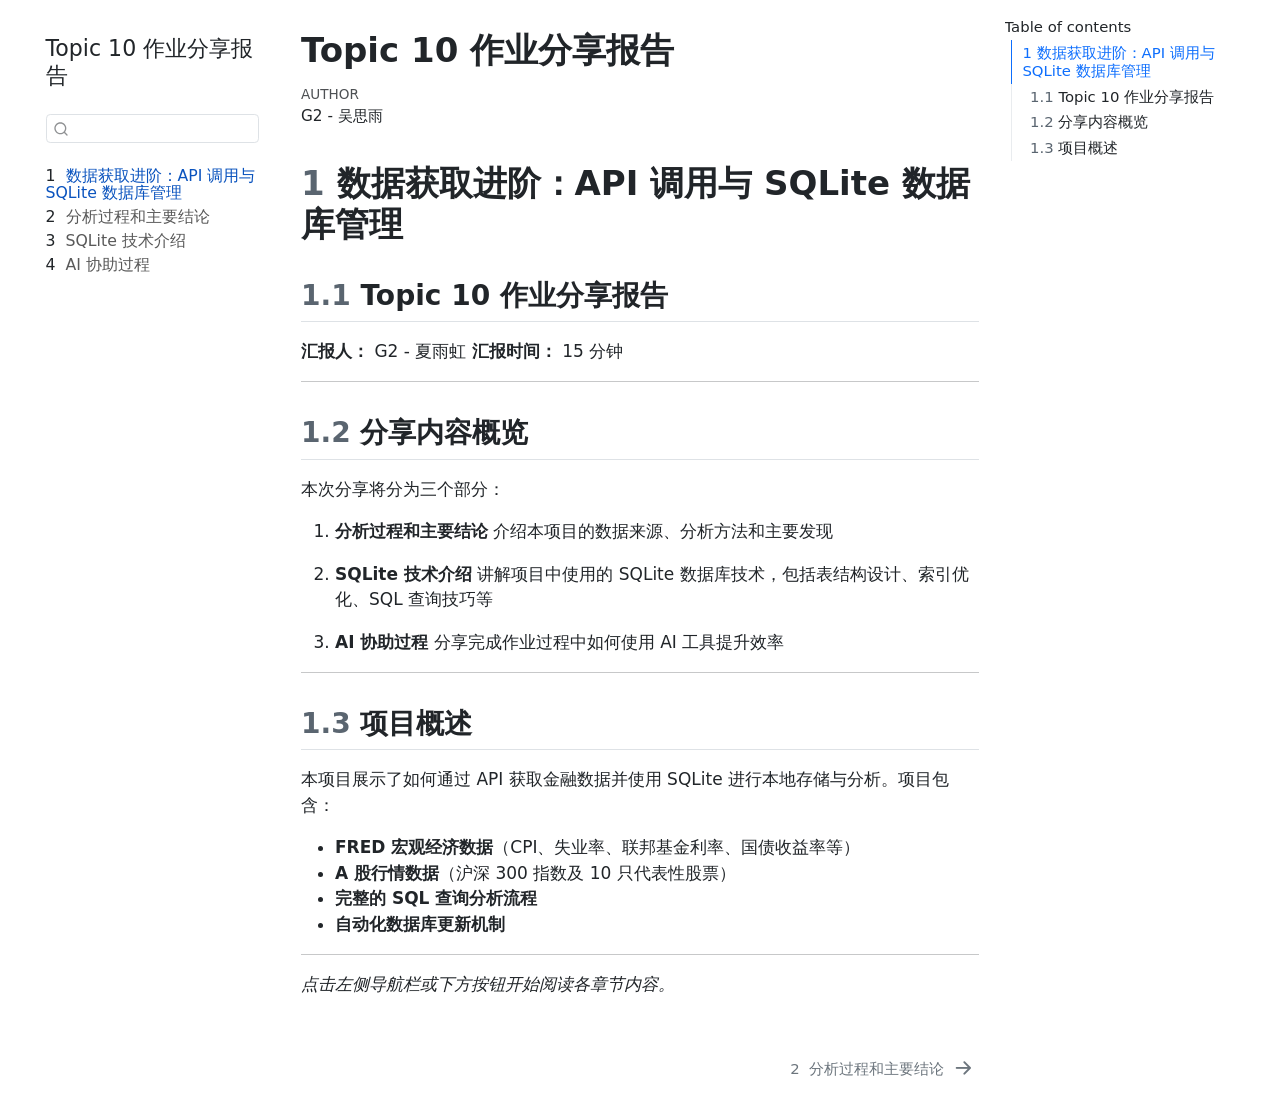
<file: docs/index.html>
<!DOCTYPE html>
<html xmlns="http://www.w3.org/1999/xhtml" lang="en" xml:lang="en"><head>

<meta charset="utf-8">
<meta name="generator" content="quarto-1.9.36">

<meta name="viewport" content="width=device-width, initial-scale=1.0, user-scalable=yes">

<meta name="author" content="G2 - 吴思雨">

<title>Topic 10 作业分享报告</title>
<style>
/* Default styles provided by pandoc.
** See https://pandoc.org/MANUAL.html#variables-for-html for config info.
*/
code{white-space: pre-wrap;}
span.smallcaps{font-variant: small-caps;}
div.columns{display: flex; gap: min(4vw, 1.5em);}
div.column{flex: auto; overflow-x: auto;}
div.hanging-indent{margin-left: 1.5em; text-indent: -1.5em;}
ul.task-list{list-style: none;}
ul.task-list li input[type="checkbox"] {
  width: 0.8em;
  margin: 0 0.8em 0.2em -1em; /* quarto-specific, see https://github.com/quarto-dev/quarto-cli/issues/4556 */ 
  vertical-align: middle;
}
</style>


<script src="site_libs/quarto-nav/quarto-nav.js"></script>
<script src="site_libs/quarto-nav/headroom.min.js"></script>
<script src="site_libs/clipboard/clipboard.min.js"></script>
<script src="site_libs/quarto-search/autocomplete.umd.js"></script>
<script src="site_libs/quarto-search/fuse.min.js"></script>
<script src="site_libs/quarto-search/quarto-search.js"></script>
<meta name="quarto:offset" content="./">
<link href="./01-analysis.html" rel="next">
<script src="site_libs/quarto-html/quarto.js" type="module"></script>
<script src="site_libs/quarto-html/tabsets/tabsets.js" type="module"></script>
<script src="site_libs/quarto-html/popper.min.js"></script>
<script src="site_libs/quarto-html/tippy.umd.min.js"></script>
<script src="site_libs/quarto-html/anchor.min.js"></script>
<link href="site_libs/quarto-html/tippy.css" rel="stylesheet">
<link href="site_libs/quarto-html/quarto-syntax-highlighting-e7a83a4f0c59da215cb2a34589e82e44.css" rel="stylesheet" id="quarto-text-highlighting-styles">
<script src="site_libs/bootstrap/bootstrap.min.js"></script>
<link href="site_libs/bootstrap/bootstrap-icons.css" rel="stylesheet">
<link href="site_libs/bootstrap/bootstrap-daabd5466c133e46abf9766f4c391b09.min.css" rel="stylesheet" append-hash="true" id="quarto-bootstrap" data-mode="light">
<script id="quarto-search-options" type="application/json">{
  "location": "sidebar",
  "copy-button": false,
  "collapse-after": 3,
  "panel-placement": "start",
  "type": "textbox",
  "limit": 50,
  "keyboard-shortcut": [
    "f",
    "/",
    "s"
  ],
  "show-item-context": false,
  "language": {
    "search-no-results-text": "No results",
    "search-matching-documents-text": "matching documents",
    "search-copy-link-title": "Copy link to search",
    "search-hide-matches-text": "Hide additional matches",
    "search-more-match-text": "more match in this document",
    "search-more-matches-text": "more matches in this document",
    "search-clear-button-title": "Clear",
    "search-text-placeholder": "",
    "search-detached-cancel-button-title": "Cancel",
    "search-submit-button-title": "Submit",
    "search-label": "Search"
  }
}</script>


</head>

<body class="nav-sidebar floating quarto-light">

<div id="quarto-search-results"></div>
  <header id="quarto-header" class="headroom fixed-top">
  <nav class="quarto-secondary-nav">
    <div class="container-fluid d-flex">
      <button type="button" class="quarto-btn-toggle btn" data-bs-toggle="collapse" role="button" data-bs-target=".quarto-sidebar-collapse-item" aria-controls="quarto-sidebar" aria-expanded="false" aria-label="Toggle sidebar navigation" onclick="if (window.quartoToggleHeadroom) { window.quartoToggleHeadroom(); }">
        <i class="bi bi-layout-text-sidebar-reverse"></i>
      </button>
        <nav class="quarto-page-breadcrumbs" aria-label="breadcrumb"><ol class="breadcrumb"><li class="breadcrumb-item"><a href="./index.html"><span class="chapter-number">1</span>&nbsp; <span class="chapter-title">数据获取进阶：API 调用与 SQLite 数据库管理</span></a></li></ol></nav>
        <a class="flex-grow-1" role="navigation" data-bs-toggle="collapse" data-bs-target=".quarto-sidebar-collapse-item" aria-controls="quarto-sidebar" aria-expanded="false" aria-label="Toggle sidebar navigation" onclick="if (window.quartoToggleHeadroom) { window.quartoToggleHeadroom(); }">      
        </a>
      <button type="button" class="btn quarto-search-button" aria-label="Search" onclick="window.quartoOpenSearch();">
        <i class="bi bi-search"></i>
      </button>
    </div>
  </nav>
</header>
<!-- content -->
<div id="quarto-content" class="quarto-container page-columns page-rows-contents page-layout-article">
<!-- sidebar -->
  <nav id="quarto-sidebar" class="sidebar collapse collapse-horizontal quarto-sidebar-collapse-item sidebar-navigation floating overflow-auto">
    <div class="pt-lg-2 mt-2 text-left sidebar-header">
    <div class="sidebar-title mb-0 py-0">
      <a href="./">Topic 10 作业分享报告</a> 
    </div>
      </div>
        <div class="mt-2 flex-shrink-0 align-items-center">
        <div class="sidebar-search">
        <div id="quarto-search" class="" title="Search"></div>
        </div>
        </div>
    <div class="sidebar-menu-container"> 
    <ul class="list-unstyled mt-1">
        <li class="sidebar-item">
  <div class="sidebar-item-container"> 
  <a href="./index.html" class="sidebar-item-text sidebar-link active">
 <span class="menu-text"><span class="chapter-number">1</span>&nbsp; <span class="chapter-title">数据获取进阶：API 调用与 SQLite 数据库管理</span></span></a>
  </div>
</li>
        <li class="sidebar-item">
  <div class="sidebar-item-container"> 
  <a href="./01-analysis.html" class="sidebar-item-text sidebar-link">
 <span class="menu-text"><span class="chapter-number">2</span>&nbsp; <span class="chapter-title">分析过程和主要结论</span></span></a>
  </div>
</li>
        <li class="sidebar-item">
  <div class="sidebar-item-container"> 
  <a href="./02-sqlite.html" class="sidebar-item-text sidebar-link">
 <span class="menu-text"><span class="chapter-number">3</span>&nbsp; <span class="chapter-title">SQLite 技术介绍</span></span></a>
  </div>
</li>
        <li class="sidebar-item">
  <div class="sidebar-item-container"> 
  <a href="./03-ai-assistance.html" class="sidebar-item-text sidebar-link">
 <span class="menu-text"><span class="chapter-number">4</span>&nbsp; <span class="chapter-title">AI 协助过程</span></span></a>
  </div>
</li>
    </ul>
    </div>
</nav>
<div id="quarto-sidebar-glass" class="quarto-sidebar-collapse-item" data-bs-toggle="collapse" data-bs-target=".quarto-sidebar-collapse-item"></div>
<!-- margin-sidebar -->
    <div id="quarto-margin-sidebar" class="sidebar margin-sidebar">
        <nav id="TOC" role="doc-toc" class="toc-active">
    <h2 id="toc-title">Table of contents</h2>
   
  <ul>
  <li><a href="#数据获取进阶api-调用与-sqlite-数据库管理" id="toc-数据获取进阶api-调用与-sqlite-数据库管理" class="nav-link active" data-scroll-target="#数据获取进阶api-调用与-sqlite-数据库管理"><span class="header-section-number">1</span> 数据获取进阶：API 调用与 SQLite 数据库管理</a>
  <ul class="collapse">
  <li><a href="#topic-10-作业分享报告" id="toc-topic-10-作业分享报告" class="nav-link" data-scroll-target="#topic-10-作业分享报告"><span class="header-section-number">1.1</span> Topic 10 作业分享报告</a></li>
  <li><a href="#分享内容概览" id="toc-分享内容概览" class="nav-link" data-scroll-target="#分享内容概览"><span class="header-section-number">1.2</span> 分享内容概览</a></li>
  <li><a href="#项目概述" id="toc-项目概述" class="nav-link" data-scroll-target="#项目概述"><span class="header-section-number">1.3</span> 项目概述</a></li>
  </ul></li>
  </ul>
</nav>
    </div>
<!-- main -->
<main class="content" id="quarto-document-content">

<header id="title-block-header" class="quarto-title-block default">
<div class="quarto-title">
<h1 class="title">Topic 10 作业分享报告</h1>
</div>



<div class="quarto-title-meta">

    <div>
    <div class="quarto-title-meta-heading">Author</div>
    <div class="quarto-title-meta-contents">
             <p>G2 - 吴思雨 </p>
          </div>
  </div>
    
  
    
  </div>
  


</header>


<section id="数据获取进阶api-调用与-sqlite-数据库管理" class="level1" data-number="1">
<h1 data-number="1"><span class="header-section-number">1</span> 数据获取进阶：API 调用与 SQLite 数据库管理</h1>
<section id="topic-10-作业分享报告" class="level2" data-number="1.1">
<h2 data-number="1.1" class="anchored" data-anchor-id="topic-10-作业分享报告"><span class="header-section-number">1.1</span> Topic 10 作业分享报告</h2>
<p><strong>汇报人：</strong> G2 - 夏雨虹 <strong>汇报时间：</strong> 15 分钟</p>
<hr>
</section>
<section id="分享内容概览" class="level2" data-number="1.2">
<h2 data-number="1.2" class="anchored" data-anchor-id="分享内容概览"><span class="header-section-number">1.2</span> 分享内容概览</h2>
<p>本次分享将分为三个部分：</p>
<ol type="1">
<li><p><strong>分析过程和主要结论</strong> 介绍本项目的数据来源、分析方法和主要发现</p></li>
<li><p><strong>SQLite 技术介绍</strong> 讲解项目中使用的 SQLite 数据库技术，包括表结构设计、索引优化、SQL 查询技巧等</p></li>
<li><p><strong>AI 协助过程</strong> 分享完成作业过程中如何使用 AI 工具提升效率</p></li>
</ol>
<hr>
</section>
<section id="项目概述" class="level2" data-number="1.3">
<h2 data-number="1.3" class="anchored" data-anchor-id="项目概述"><span class="header-section-number">1.3</span> 项目概述</h2>
<p>本项目展示了如何通过 API 获取金融数据并使用 SQLite 进行本地存储与分析。项目包含：</p>
<ul>
<li><strong>FRED 宏观经济数据</strong>（CPI、失业率、联邦基金利率、国债收益率等）</li>
<li><strong>A 股行情数据</strong>（沪深 300 指数及 10 只代表性股票）</li>
<li><strong>完整的 SQL 查询分析流程</strong></li>
<li><strong>自动化数据库更新机制</strong></li>
</ul>
<hr>
<p><em>点击左侧导航栏或下方按钮开始阅读各章节内容。</em></p>


</section>
</section>

</main> <!-- /main -->
<script id="quarto-html-after-body" type="application/javascript">
  window.document.addEventListener("DOMContentLoaded", function (event) {
    const icon = "";
    const anchorJS = new window.AnchorJS();
    anchorJS.options = {
      placement: 'right',
      icon: icon
    };
    anchorJS.add('.anchored');
    const isCodeAnnotation = (el) => {
      for (const clz of el.classList) {
        if (clz.startsWith('code-annotation-')) {                     
          return true;
        }
      }
      return false;
    }
    const onCopySuccess = function(e) {
      // button target
      const button = e.trigger;
      // don't keep focus
      button.blur();
      // flash "checked"
      button.classList.add('code-copy-button-checked');
      var currentTitle = button.getAttribute("title");
      button.setAttribute("title", "Copied!");
      let tooltip;
      if (window.bootstrap) {
        button.setAttribute("data-bs-toggle", "tooltip");
        button.setAttribute("data-bs-placement", "left");
        button.setAttribute("data-bs-title", "Copied!");
        tooltip = new bootstrap.Tooltip(button, 
          { trigger: "manual", 
            customClass: "code-copy-button-tooltip",
            offset: [0, -8]});
        tooltip.show();    
      }
      setTimeout(function() {
        if (tooltip) {
          tooltip.hide();
          button.removeAttribute("data-bs-title");
          button.removeAttribute("data-bs-toggle");
          button.removeAttribute("data-bs-placement");
        }
        button.setAttribute("title", currentTitle);
        button.classList.remove('code-copy-button-checked');
      }, 1000);
      // clear code selection
      e.clearSelection();
    }
    const getTextToCopy = function(trigger) {
      const outerScaffold = trigger.parentElement.cloneNode(true);
      const codeEl = outerScaffold.querySelector('code');
      for (const childEl of codeEl.children) {
        if (isCodeAnnotation(childEl)) {
          childEl.remove();
        }
      }
      return codeEl.innerText;
    }
    const clipboard = new window.ClipboardJS('.code-copy-button:not([data-in-quarto-modal])', {
      text: getTextToCopy
    });
    clipboard.on('success', onCopySuccess);
    if (window.document.getElementById('quarto-embedded-source-code-modal')) {
      const clipboardModal = new window.ClipboardJS('.code-copy-button[data-in-quarto-modal]', {
        text: getTextToCopy,
        container: window.document.getElementById('quarto-embedded-source-code-modal')
      });
      clipboardModal.on('success', onCopySuccess);
    }
      var localhostRegex = new RegExp(/^(?:http|https):\/\/localhost\:?[0-9]*\//);
      var mailtoRegex = new RegExp(/^mailto:/);
        var filterRegex = new RegExp('/' + window.location.host + '/');
      var isInternal = (href) => {
          return filterRegex.test(href) || localhostRegex.test(href) || mailtoRegex.test(href);
      }
      // Inspect non-navigation links and adorn them if external
     var links = window.document.querySelectorAll('a[href]:not(.nav-link):not(.navbar-brand):not(.toc-action):not(.sidebar-link):not(.sidebar-item-toggle):not(.pagination-link):not(.no-external):not([aria-hidden]):not(.dropdown-item):not(.quarto-navigation-tool):not(.about-link)');
      for (var i=0; i<links.length; i++) {
        const link = links[i];
        if (!isInternal(link.href)) {
          // undo the damage that might have been done by quarto-nav.js in the case of
          // links that we want to consider external
          if (link.dataset.originalHref !== undefined) {
            link.href = link.dataset.originalHref;
          }
        }
      }
    function tippyHover(el, contentFn, onTriggerFn, onUntriggerFn) {
      const config = {
        allowHTML: true,
        maxWidth: 500,
        delay: 100,
        arrow: false,
        appendTo: function(el) {
            return el.parentElement;
        },
        interactive: true,
        interactiveBorder: 10,
        theme: 'quarto',
        placement: 'bottom-start',
      };
      if (contentFn) {
        config.content = contentFn;
      }
      if (onTriggerFn) {
        config.onTrigger = onTriggerFn;
      }
      if (onUntriggerFn) {
        config.onUntrigger = onUntriggerFn;
      }
      window.tippy(el, config); 
    }
    const noterefs = window.document.querySelectorAll('a[role="doc-noteref"]');
    for (var i=0; i<noterefs.length; i++) {
      const ref = noterefs[i];
      tippyHover(ref, function() {
        // use id or data attribute instead here
        let href = ref.getAttribute('data-footnote-href') || ref.getAttribute('href');
        try { href = new URL(href).hash; } catch {}
        const id = href.replace(/^#\/?/, "");
        const note = window.document.getElementById(id);
        if (note) {
          return note.innerHTML;
        } else {
          return "";
        }
      });
    }
    const xrefs = window.document.querySelectorAll('a.quarto-xref');
    const processXRef = (id, note) => {
      // Strip column container classes
      const stripColumnClz = (el) => {
        el.classList.remove("page-full", "page-columns");
        if (el.children) {
          for (const child of el.children) {
            stripColumnClz(child);
          }
        }
      }
      stripColumnClz(note)
      if (id === null || id.startsWith('sec-')) {
        // Special case sections, only their first couple elements
        const container = document.createElement("div");
        if (note.children && note.children.length > 2) {
          container.appendChild(note.children[0].cloneNode(true));
          for (let i = 1; i < note.children.length; i++) {
            const child = note.children[i];
            if (child.tagName === "P" && child.innerText === "") {
              continue;
            } else {
              container.appendChild(child.cloneNode(true));
              break;
            }
          }
          if (window.Quarto?.typesetMath) {
            window.Quarto.typesetMath(container);
          }
          return container.innerHTML
        } else {
          if (window.Quarto?.typesetMath) {
            window.Quarto.typesetMath(note);
          }
          return note.innerHTML;
        }
      } else {
        // Remove any anchor links if they are present
        const anchorLink = note.querySelector('a.anchorjs-link');
        if (anchorLink) {
          anchorLink.remove();
        }
        if (window.Quarto?.typesetMath) {
          window.Quarto.typesetMath(note);
        }
        if (note.classList.contains("callout")) {
          return note.outerHTML;
        } else {
          return note.innerHTML;
        }
      }
    }
    for (var i=0; i<xrefs.length; i++) {
      const xref = xrefs[i];
      tippyHover(xref, undefined, function(instance) {
        instance.disable();
        let url = xref.getAttribute('href');
        let hash = undefined; 
        if (url.startsWith('#')) {
          hash = url;
        } else {
          try { hash = new URL(url).hash; } catch {}
        }
        if (hash) {
          const id = hash.replace(/^#\/?/, "");
          const note = window.document.getElementById(id);
          if (note !== null) {
            try {
              const html = processXRef(id, note.cloneNode(true));
              instance.setContent(html);
            } finally {
              instance.enable();
              instance.show();
            }
          } else {
            // See if we can fetch this
            fetch(url.split('#')[0])
            .then(res => res.text())
            .then(html => {
              const parser = new DOMParser();
              const htmlDoc = parser.parseFromString(html, "text/html");
              const note = htmlDoc.getElementById(id);
              if (note !== null) {
                const html = processXRef(id, note);
                instance.setContent(html);
              } 
            }).finally(() => {
              instance.enable();
              instance.show();
            });
          }
        } else {
          // See if we can fetch a full url (with no hash to target)
          // This is a special case and we should probably do some content thinning / targeting
          fetch(url)
          .then(res => res.text())
          .then(html => {
            const parser = new DOMParser();
            const htmlDoc = parser.parseFromString(html, "text/html");
            const note = htmlDoc.querySelector('main.content');
            if (note !== null) {
              // This should only happen for chapter cross references
              // (since there is no id in the URL)
              // remove the first header
              if (note.children.length > 0 && note.children[0].tagName === "HEADER") {
                note.children[0].remove();
              }
              const html = processXRef(null, note);
              instance.setContent(html);
            } 
          }).finally(() => {
            instance.enable();
            instance.show();
          });
        }
      }, function(instance) {
      });
    }
        let selectedAnnoteEl;
        const selectorForAnnotation = ( cell, annotation) => {
          let cellAttr = 'data-code-cell="' + cell + '"';
          let lineAttr = 'data-code-annotation="' +  annotation + '"';
          const selector = 'span[' + cellAttr + '][' + lineAttr + ']';
          return selector;
        }
        const selectCodeLines = (annoteEl) => {
          const doc = window.document;
          const targetCell = annoteEl.getAttribute("data-target-cell");
          const targetAnnotation = annoteEl.getAttribute("data-target-annotation");
          const annoteSpan = window.document.querySelector(selectorForAnnotation(targetCell, targetAnnotation));
          const lines = annoteSpan.getAttribute("data-code-lines").split(",");
          const lineIds = lines.map((line) => {
            return targetCell + "-" + line;
          })
          let top = null;
          let height = null;
          let parent = null;
          if (lineIds.length > 0) {
              //compute the position of the single el (top and bottom and make a div)
              const el = window.document.getElementById(lineIds[0]);
              top = el.offsetTop;
              height = el.offsetHeight;
              parent = el.parentElement.parentElement;
            if (lineIds.length > 1) {
              const lastEl = window.document.getElementById(lineIds[lineIds.length - 1]);
              const bottom = lastEl.offsetTop + lastEl.offsetHeight;
              height = bottom - top;
            }
            if (top !== null && height !== null && parent !== null) {
              // cook up a div (if necessary) and position it 
              let div = window.document.getElementById("code-annotation-line-highlight");
              if (div === null) {
                div = window.document.createElement("div");
                div.setAttribute("id", "code-annotation-line-highlight");
                div.style.position = 'absolute';
                parent.appendChild(div);
              }
              div.style.top = top - 2 + "px";
              div.style.height = height + 4 + "px";
              div.style.left = 0;
              let gutterDiv = window.document.getElementById("code-annotation-line-highlight-gutter");
              if (gutterDiv === null) {
                gutterDiv = window.document.createElement("div");
                gutterDiv.setAttribute("id", "code-annotation-line-highlight-gutter");
                gutterDiv.style.position = 'absolute';
                const codeCell = window.document.getElementById(targetCell);
                const gutter = codeCell.querySelector('.code-annotation-gutter');
                gutter.appendChild(gutterDiv);
              }
              gutterDiv.style.top = top - 2 + "px";
              gutterDiv.style.height = height + 4 + "px";
            }
            selectedAnnoteEl = annoteEl;
          }
        };
        const unselectCodeLines = () => {
          const elementsIds = ["code-annotation-line-highlight", "code-annotation-line-highlight-gutter"];
          elementsIds.forEach((elId) => {
            const div = window.document.getElementById(elId);
            if (div) {
              div.remove();
            }
          });
          selectedAnnoteEl = undefined;
        };
          // Handle positioning of the toggle
      window.addEventListener(
        "resize",
        throttle(() => {
          elRect = undefined;
          if (selectedAnnoteEl) {
            selectCodeLines(selectedAnnoteEl);
          }
        }, 10)
      );
      function throttle(fn, ms) {
      let throttle = false;
      let timer;
        return (...args) => {
          if(!throttle) { // first call gets through
              fn.apply(this, args);
              throttle = true;
          } else { // all the others get throttled
              if(timer) clearTimeout(timer); // cancel #2
              timer = setTimeout(() => {
                fn.apply(this, args);
                timer = throttle = false;
              }, ms);
          }
        };
      }
        // Attach click handler to the DT
        const annoteDls = window.document.querySelectorAll('dt[data-target-cell]');
        for (const annoteDlNode of annoteDls) {
          annoteDlNode.addEventListener('click', (event) => {
            const clickedEl = event.target;
            if (clickedEl !== selectedAnnoteEl) {
              unselectCodeLines();
              const activeEl = window.document.querySelector('dt[data-target-cell].code-annotation-active');
              if (activeEl) {
                activeEl.classList.remove('code-annotation-active');
              }
              selectCodeLines(clickedEl);
              clickedEl.classList.add('code-annotation-active');
            } else {
              // Unselect the line
              unselectCodeLines();
              clickedEl.classList.remove('code-annotation-active');
            }
          });
        }
    const findCites = (el) => {
      const parentEl = el.parentElement;
      if (parentEl) {
        const cites = parentEl.dataset.cites;
        if (cites) {
          return {
            el,
            cites: cites.split(' ')
          };
        } else {
          return findCites(el.parentElement)
        }
      } else {
        return undefined;
      }
    };
    var bibliorefs = window.document.querySelectorAll('a[role="doc-biblioref"]');
    for (var i=0; i<bibliorefs.length; i++) {
      const ref = bibliorefs[i];
      const citeInfo = findCites(ref);
      if (citeInfo) {
        tippyHover(citeInfo.el, function() {
          var popup = window.document.createElement('div');
          citeInfo.cites.forEach(function(cite) {
            var citeDiv = window.document.createElement('div');
            citeDiv.classList.add('hanging-indent');
            citeDiv.classList.add('csl-entry');
            var biblioDiv = window.document.getElementById('ref-' + cite);
            if (biblioDiv) {
              citeDiv.innerHTML = biblioDiv.innerHTML;
            }
            popup.appendChild(citeDiv);
          });
          return popup.innerHTML;
        });
      }
    }
  });
  </script>
<nav class="page-navigation">
  <div class="nav-page nav-page-previous">
  </div>
  <div class="nav-page nav-page-next">
      <a href="./01-analysis.html" class="pagination-link" aria-label="分析过程和主要结论">
        <span class="nav-page-text"><span class="chapter-number">2</span>&nbsp; <span class="chapter-title">分析过程和主要结论</span></span> <i class="bi bi-arrow-right-short"></i>
      </a>
  </div>
</nav>
</div> <!-- /content -->




</body></html>
</file>
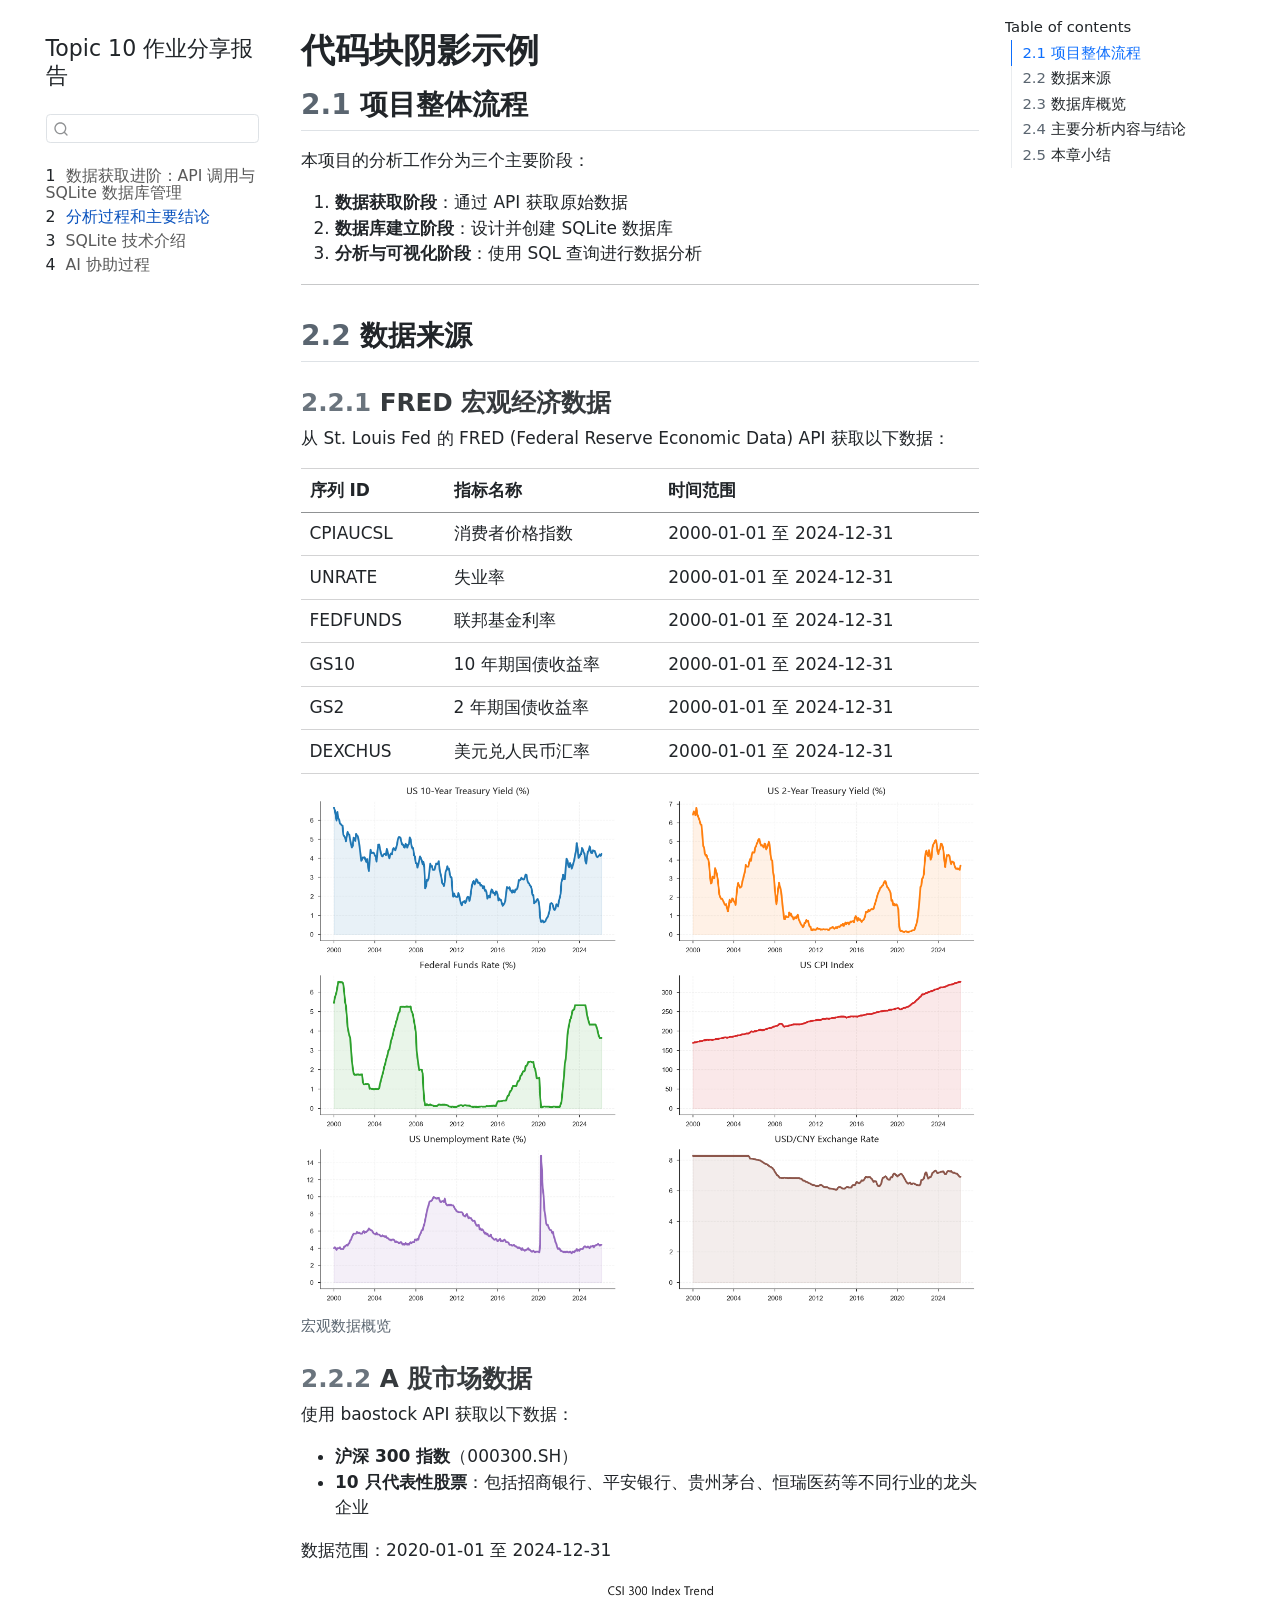
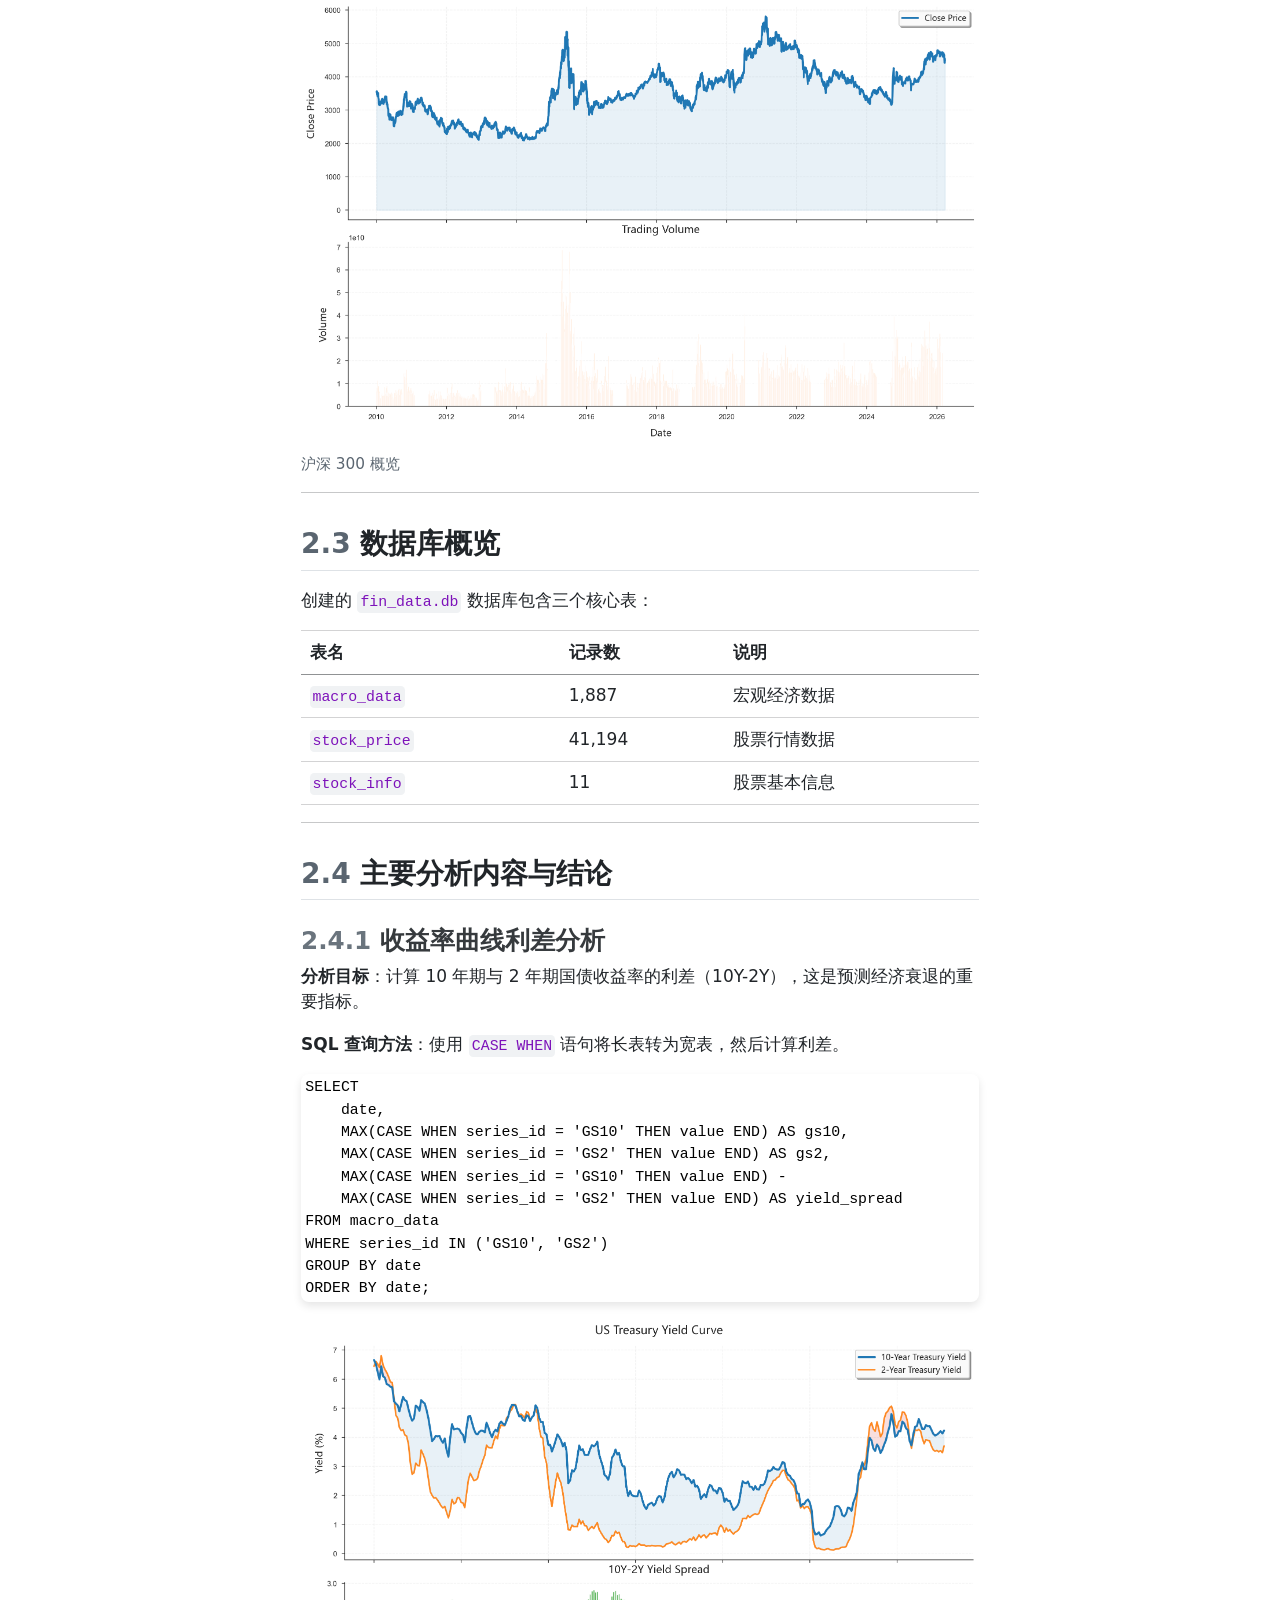
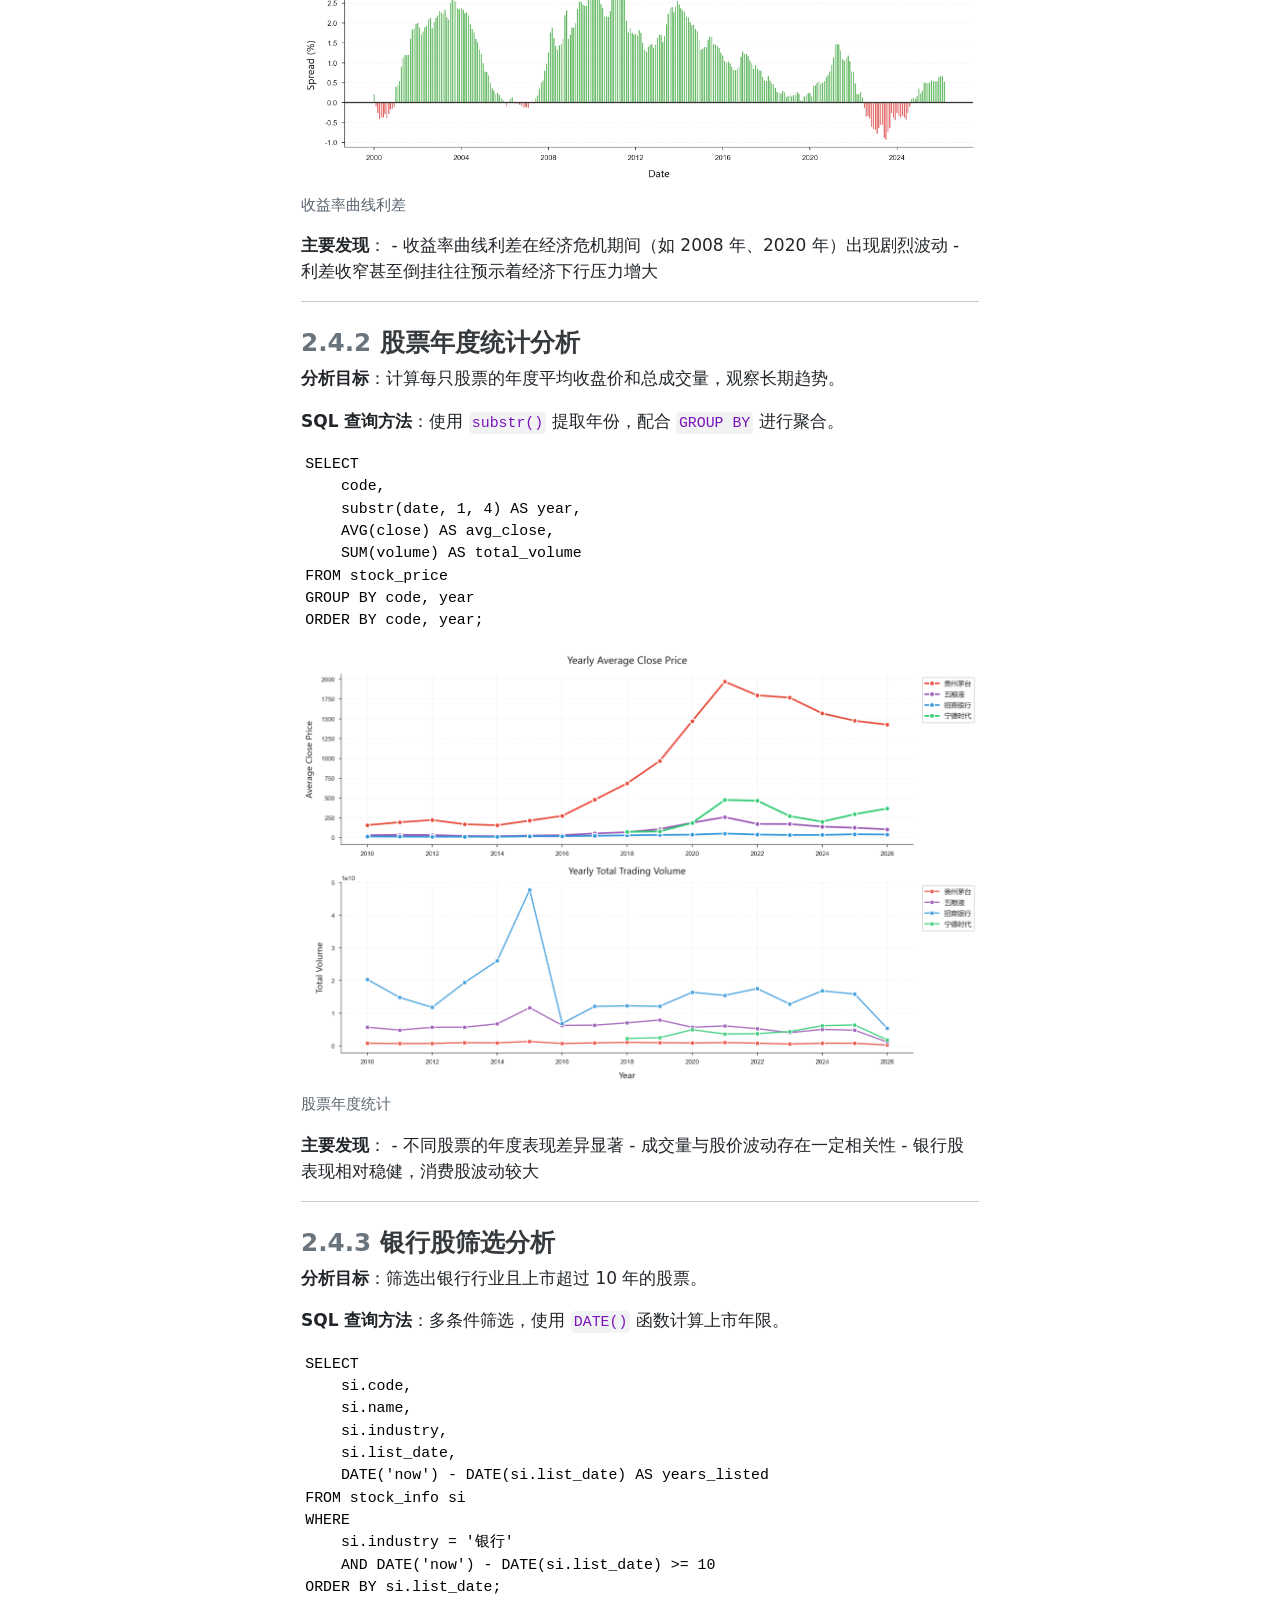
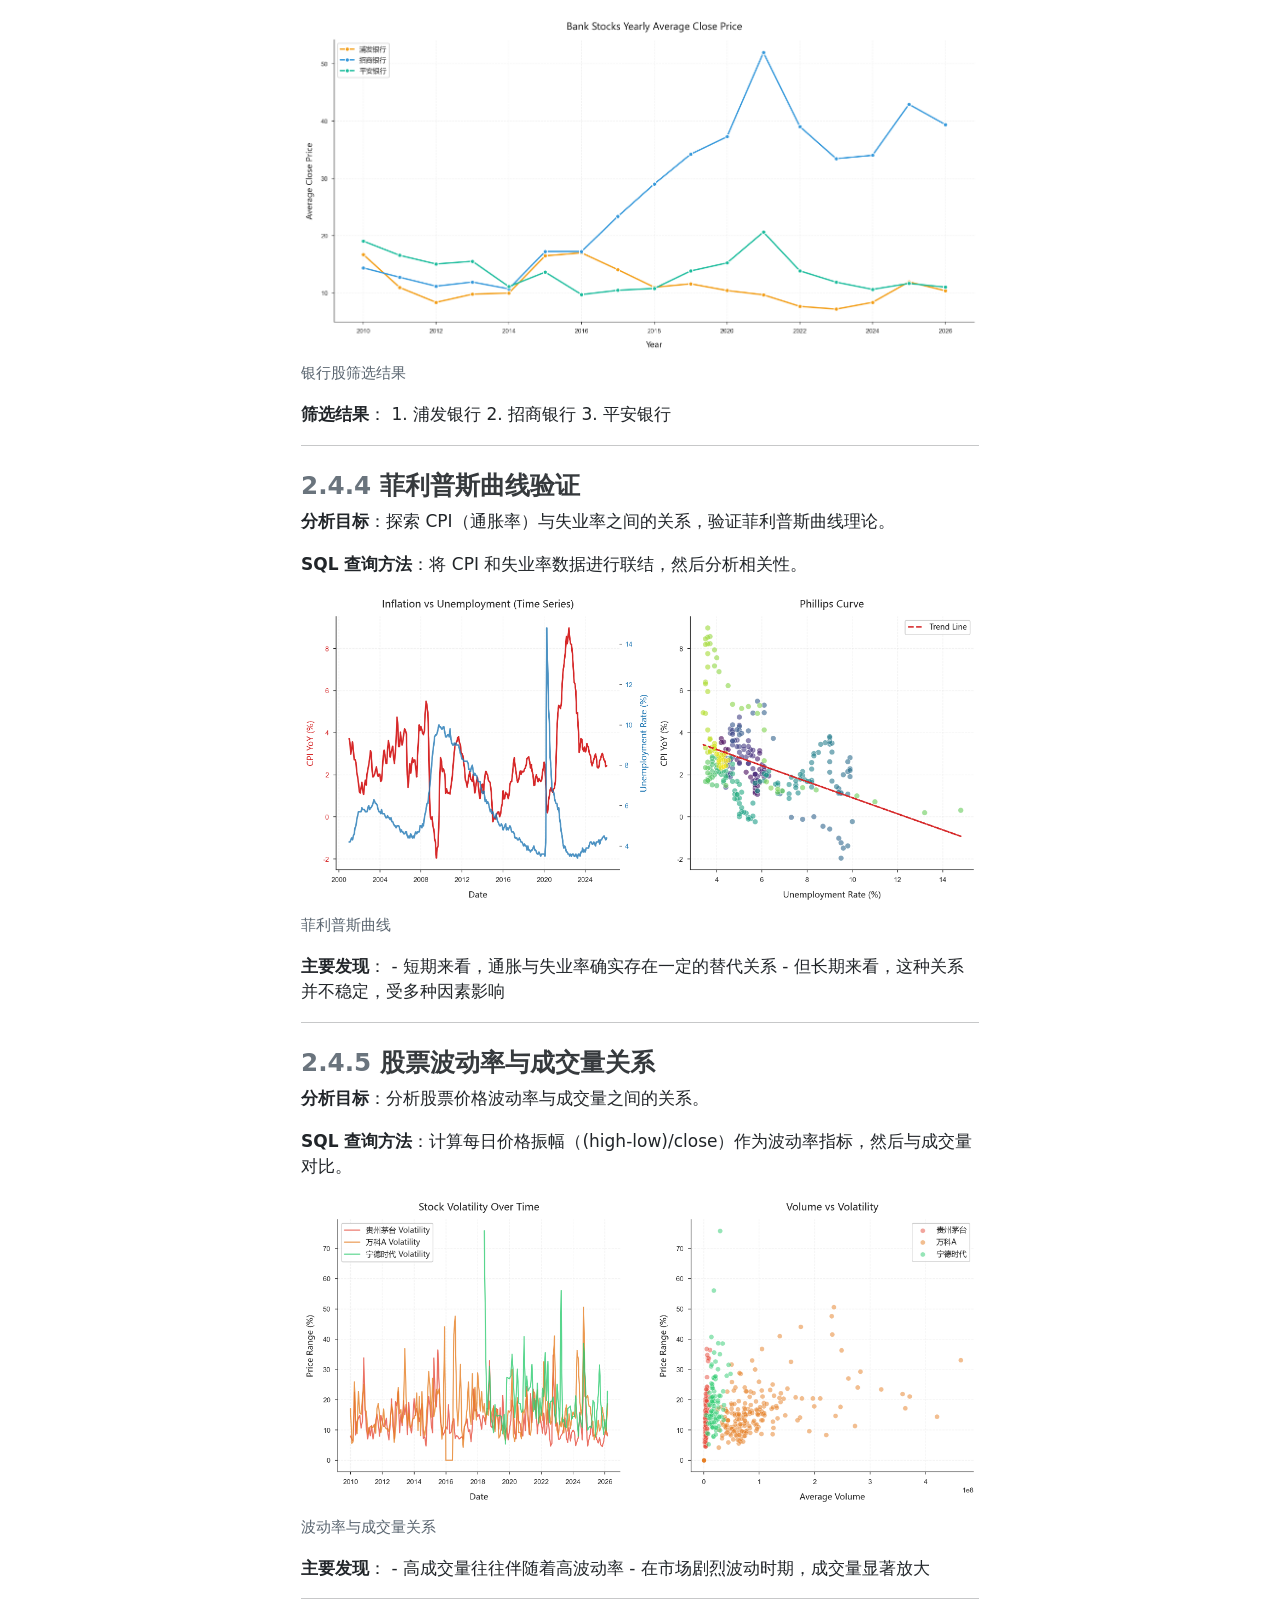
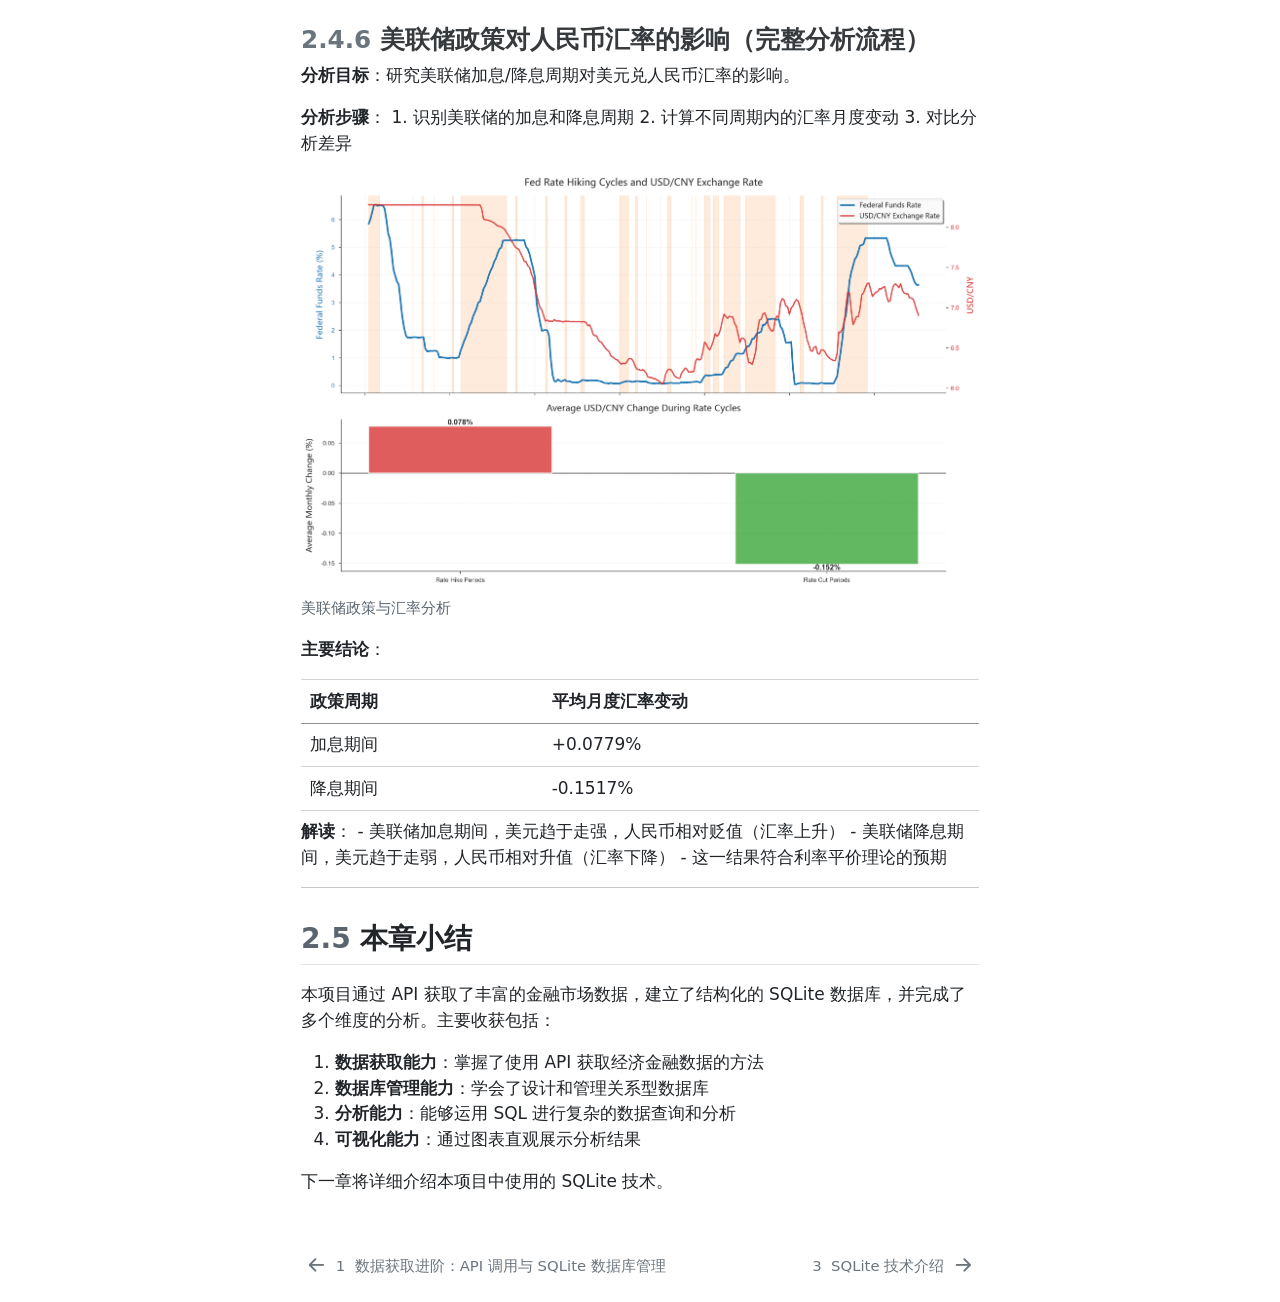
<file: docs/01-analysis.html>
<!DOCTYPE html>
<html xmlns="http://www.w3.org/1999/xhtml" lang="en" xml:lang="en"><head>

<meta charset="utf-8">
<meta name="generator" content="quarto-1.9.36">

<meta name="viewport" content="width=device-width, initial-scale=1.0, user-scalable=yes">


<title>代码块阴影示例 – Topic 10 作业分享报告</title>
<style>
/* Default styles provided by pandoc.
** See https://pandoc.org/MANUAL.html#variables-for-html for config info.
*/
code{white-space: pre-wrap;}
span.smallcaps{font-variant: small-caps;}
div.columns{display: flex; gap: min(4vw, 1.5em);}
div.column{flex: auto; overflow-x: auto;}
div.hanging-indent{margin-left: 1.5em; text-indent: -1.5em;}
ul.task-list{list-style: none;}
ul.task-list li input[type="checkbox"] {
  width: 0.8em;
  margin: 0 0.8em 0.2em -1em; /* quarto-specific, see https://github.com/quarto-dev/quarto-cli/issues/4556 */ 
  vertical-align: middle;
}
</style>


<script src="site_libs/quarto-nav/quarto-nav.js"></script>
<script src="site_libs/quarto-nav/headroom.min.js"></script>
<script src="site_libs/clipboard/clipboard.min.js"></script>
<script src="site_libs/quarto-search/autocomplete.umd.js"></script>
<script src="site_libs/quarto-search/fuse.min.js"></script>
<script src="site_libs/quarto-search/quarto-search.js"></script>
<meta name="quarto:offset" content="./">
<link href="./02-sqlite.html" rel="next">
<link href="./index.html" rel="prev">
<script src="site_libs/quarto-html/quarto.js" type="module"></script>
<script src="site_libs/quarto-html/tabsets/tabsets.js" type="module"></script>
<script src="site_libs/quarto-html/popper.min.js"></script>
<script src="site_libs/quarto-html/tippy.umd.min.js"></script>
<script src="site_libs/quarto-html/anchor.min.js"></script>
<link href="site_libs/quarto-html/tippy.css" rel="stylesheet">
<link href="site_libs/quarto-html/quarto-syntax-highlighting-e7a83a4f0c59da215cb2a34589e82e44.css" rel="stylesheet" id="quarto-text-highlighting-styles">
<script src="site_libs/bootstrap/bootstrap.min.js"></script>
<link href="site_libs/bootstrap/bootstrap-icons.css" rel="stylesheet">
<link href="site_libs/bootstrap/bootstrap-daabd5466c133e46abf9766f4c391b09.min.css" rel="stylesheet" append-hash="true" id="quarto-bootstrap" data-mode="light">
<script id="quarto-search-options" type="application/json">{
  "location": "sidebar",
  "copy-button": false,
  "collapse-after": 3,
  "panel-placement": "start",
  "type": "textbox",
  "limit": 50,
  "keyboard-shortcut": [
    "f",
    "/",
    "s"
  ],
  "show-item-context": false,
  "language": {
    "search-no-results-text": "No results",
    "search-matching-documents-text": "matching documents",
    "search-copy-link-title": "Copy link to search",
    "search-hide-matches-text": "Hide additional matches",
    "search-more-match-text": "more match in this document",
    "search-more-matches-text": "more matches in this document",
    "search-clear-button-title": "Clear",
    "search-text-placeholder": "",
    "search-detached-cancel-button-title": "Cancel",
    "search-submit-button-title": "Submit",
    "search-label": "Search"
  }
}</script>


</head>

<body class="nav-sidebar floating quarto-light">

<div id="quarto-search-results"></div>
  <header id="quarto-header" class="headroom fixed-top">
  <nav class="quarto-secondary-nav">
    <div class="container-fluid d-flex">
      <button type="button" class="quarto-btn-toggle btn" data-bs-toggle="collapse" role="button" data-bs-target=".quarto-sidebar-collapse-item" aria-controls="quarto-sidebar" aria-expanded="false" aria-label="Toggle sidebar navigation" onclick="if (window.quartoToggleHeadroom) { window.quartoToggleHeadroom(); }">
        <i class="bi bi-layout-text-sidebar-reverse"></i>
      </button>
        <nav class="quarto-page-breadcrumbs" aria-label="breadcrumb"><ol class="breadcrumb"><li class="breadcrumb-item"><a href="./01-analysis.html"><span class="chapter-number">2</span>&nbsp; <span class="chapter-title">分析过程和主要结论</span></a></li></ol></nav>
        <a class="flex-grow-1" role="navigation" data-bs-toggle="collapse" data-bs-target=".quarto-sidebar-collapse-item" aria-controls="quarto-sidebar" aria-expanded="false" aria-label="Toggle sidebar navigation" onclick="if (window.quartoToggleHeadroom) { window.quartoToggleHeadroom(); }">      
        </a>
      <button type="button" class="btn quarto-search-button" aria-label="Search" onclick="window.quartoOpenSearch();">
        <i class="bi bi-search"></i>
      </button>
    </div>
  </nav>
</header>
<!-- content -->
<div id="quarto-content" class="quarto-container page-columns page-rows-contents page-layout-article">
<!-- sidebar -->
  <nav id="quarto-sidebar" class="sidebar collapse collapse-horizontal quarto-sidebar-collapse-item sidebar-navigation floating overflow-auto">
    <div class="pt-lg-2 mt-2 text-left sidebar-header">
    <div class="sidebar-title mb-0 py-0">
      <a href="./">Topic 10 作业分享报告</a> 
    </div>
      </div>
        <div class="mt-2 flex-shrink-0 align-items-center">
        <div class="sidebar-search">
        <div id="quarto-search" class="" title="Search"></div>
        </div>
        </div>
    <div class="sidebar-menu-container"> 
    <ul class="list-unstyled mt-1">
        <li class="sidebar-item">
  <div class="sidebar-item-container"> 
  <a href="./index.html" class="sidebar-item-text sidebar-link">
 <span class="menu-text"><span class="chapter-number">1</span>&nbsp; <span class="chapter-title">数据获取进阶：API 调用与 SQLite 数据库管理</span></span></a>
  </div>
</li>
        <li class="sidebar-item">
  <div class="sidebar-item-container"> 
  <a href="./01-analysis.html" class="sidebar-item-text sidebar-link active">
 <span class="menu-text"><span class="chapter-number">2</span>&nbsp; <span class="chapter-title">分析过程和主要结论</span></span></a>
  </div>
</li>
        <li class="sidebar-item">
  <div class="sidebar-item-container"> 
  <a href="./02-sqlite.html" class="sidebar-item-text sidebar-link">
 <span class="menu-text"><span class="chapter-number">3</span>&nbsp; <span class="chapter-title">SQLite 技术介绍</span></span></a>
  </div>
</li>
        <li class="sidebar-item">
  <div class="sidebar-item-container"> 
  <a href="./03-ai-assistance.html" class="sidebar-item-text sidebar-link">
 <span class="menu-text"><span class="chapter-number">4</span>&nbsp; <span class="chapter-title">AI 协助过程</span></span></a>
  </div>
</li>
    </ul>
    </div>
</nav>
<div id="quarto-sidebar-glass" class="quarto-sidebar-collapse-item" data-bs-toggle="collapse" data-bs-target=".quarto-sidebar-collapse-item"></div>
<!-- margin-sidebar -->
    <div id="quarto-margin-sidebar" class="sidebar margin-sidebar">
        <nav id="TOC" role="doc-toc" class="toc-active">
    <h2 id="toc-title">Table of contents</h2>
   
  <ul>
  <li><a href="#项目整体流程" id="toc-项目整体流程" class="nav-link active" data-scroll-target="#项目整体流程"><span class="header-section-number">2.1</span> 项目整体流程</a></li>
  <li><a href="#数据来源" id="toc-数据来源" class="nav-link" data-scroll-target="#数据来源"><span class="header-section-number">2.2</span> 数据来源</a>
  <ul class="collapse">
  <li><a href="#fred-宏观经济数据" id="toc-fred-宏观经济数据" class="nav-link" data-scroll-target="#fred-宏观经济数据"><span class="header-section-number">2.2.1</span> FRED 宏观经济数据</a></li>
  <li><a href="#a-股市场数据" id="toc-a-股市场数据" class="nav-link" data-scroll-target="#a-股市场数据"><span class="header-section-number">2.2.2</span> A 股市场数据</a></li>
  </ul></li>
  <li><a href="#数据库概览" id="toc-数据库概览" class="nav-link" data-scroll-target="#数据库概览"><span class="header-section-number">2.3</span> 数据库概览</a></li>
  <li><a href="#主要分析内容与结论" id="toc-主要分析内容与结论" class="nav-link" data-scroll-target="#主要分析内容与结论"><span class="header-section-number">2.4</span> 主要分析内容与结论</a>
  <ul class="collapse">
  <li><a href="#收益率曲线利差分析" id="toc-收益率曲线利差分析" class="nav-link" data-scroll-target="#收益率曲线利差分析"><span class="header-section-number">2.4.1</span> 收益率曲线利差分析</a></li>
  <li><a href="#股票年度统计分析" id="toc-股票年度统计分析" class="nav-link" data-scroll-target="#股票年度统计分析"><span class="header-section-number">2.4.2</span> 股票年度统计分析</a></li>
  <li><a href="#银行股筛选分析" id="toc-银行股筛选分析" class="nav-link" data-scroll-target="#银行股筛选分析"><span class="header-section-number">2.4.3</span> 银行股筛选分析</a></li>
  <li><a href="#菲利普斯曲线验证" id="toc-菲利普斯曲线验证" class="nav-link" data-scroll-target="#菲利普斯曲线验证"><span class="header-section-number">2.4.4</span> 菲利普斯曲线验证</a></li>
  <li><a href="#股票波动率与成交量关系" id="toc-股票波动率与成交量关系" class="nav-link" data-scroll-target="#股票波动率与成交量关系"><span class="header-section-number">2.4.5</span> 股票波动率与成交量关系</a></li>
  <li><a href="#美联储政策对人民币汇率的影响完整分析流程" id="toc-美联储政策对人民币汇率的影响完整分析流程" class="nav-link" data-scroll-target="#美联储政策对人民币汇率的影响完整分析流程"><span class="header-section-number">2.4.6</span> 美联储政策对人民币汇率的影响（完整分析流程）</a></li>
  </ul></li>
  <li><a href="#本章小结" id="toc-本章小结" class="nav-link" data-scroll-target="#本章小结"><span class="header-section-number">2.5</span> 本章小结</a></li>
  </ul>
</nav>
    </div>
<!-- main -->
<main class="content" id="quarto-document-content">

<header id="title-block-header" class="quarto-title-block default">
<div class="quarto-title">
<h1 class="title">代码块阴影示例</h1>
</div>



<div class="quarto-title-meta">

    
  
    
  </div>
  


</header>


<section id="项目整体流程" class="level2" data-number="2.1">
<h2 data-number="2.1" class="anchored" data-anchor-id="项目整体流程"><span class="header-section-number">2.1</span> 项目整体流程</h2>
<p>本项目的分析工作分为三个主要阶段：</p>
<ol type="1">
<li><strong>数据获取阶段</strong>：通过 API 获取原始数据</li>
<li><strong>数据库建立阶段</strong>：设计并创建 SQLite 数据库</li>
<li><strong>分析与可视化阶段</strong>：使用 SQL 查询进行数据分析</li>
</ol>
<hr>
</section>
<section id="数据来源" class="level2" data-number="2.2">
<h2 data-number="2.2" class="anchored" data-anchor-id="数据来源"><span class="header-section-number">2.2</span> 数据来源</h2>
<section id="fred-宏观经济数据" class="level3" data-number="2.2.1">
<h3 data-number="2.2.1" class="anchored" data-anchor-id="fred-宏观经济数据"><span class="header-section-number">2.2.1</span> FRED 宏观经济数据</h3>
<p>从 St.&nbsp;Louis Fed 的 FRED (Federal Reserve Economic Data) API 获取以下数据：</p>
<table class="caption-top table">
<thead>
<tr class="header">
<th>序列 ID</th>
<th>指标名称</th>
<th>时间范围</th>
</tr>
</thead>
<tbody>
<tr class="odd">
<td>CPIAUCSL</td>
<td>消费者价格指数</td>
<td>2000-01-01 至 2024-12-31</td>
</tr>
<tr class="even">
<td>UNRATE</td>
<td>失业率</td>
<td>2000-01-01 至 2024-12-31</td>
</tr>
<tr class="odd">
<td>FEDFUNDS</td>
<td>联邦基金利率</td>
<td>2000-01-01 至 2024-12-31</td>
</tr>
<tr class="even">
<td>GS10</td>
<td>10 年期国债收益率</td>
<td>2000-01-01 至 2024-12-31</td>
</tr>
<tr class="odd">
<td>GS2</td>
<td>2 年期国债收益率</td>
<td>2000-01-01 至 2024-12-31</td>
</tr>
<tr class="even">
<td>DEXCHUS</td>
<td>美元兑人民币汇率</td>
<td>2000-01-01 至 2024-12-31</td>
</tr>
</tbody>
</table>
<div class="quarto-figure quarto-figure-center">
<figure class="figure">
<p><img src="output/macro_data_overview.png" class="img-fluid figure-img"></p>
<figcaption>宏观数据概览</figcaption>
</figure>
</div>
</section>
<section id="a-股市场数据" class="level3" data-number="2.2.2">
<h3 data-number="2.2.2" class="anchored" data-anchor-id="a-股市场数据"><span class="header-section-number">2.2.2</span> A 股市场数据</h3>
<p>使用 baostock API 获取以下数据：</p>
<ul>
<li><strong>沪深 300 指数</strong>（000300.SH）</li>
<li><strong>10 只代表性股票</strong>：包括招商银行、平安银行、贵州茅台、恒瑞医药等不同行业的龙头企业</li>
</ul>
<p>数据范围：2020-01-01 至 2024-12-31</p>
<div class="quarto-figure quarto-figure-center">
<figure class="figure">
<p><img src="output/hs300_overview.png" class="img-fluid figure-img"></p>
<figcaption>沪深 300 概览</figcaption>
</figure>
</div>
<hr>
</section>
</section>
<section id="数据库概览" class="level2" data-number="2.3">
<h2 data-number="2.3" class="anchored" data-anchor-id="数据库概览"><span class="header-section-number">2.3</span> 数据库概览</h2>
<p>创建的 <code>fin_data.db</code> 数据库包含三个核心表：</p>
<table class="caption-top table">
<thead>
<tr class="header">
<th>表名</th>
<th>记录数</th>
<th>说明</th>
</tr>
</thead>
<tbody>
<tr class="odd">
<td><code>macro_data</code></td>
<td>1,887</td>
<td>宏观经济数据</td>
</tr>
<tr class="even">
<td><code>stock_price</code></td>
<td>41,194</td>
<td>股票行情数据</td>
</tr>
<tr class="odd">
<td><code>stock_info</code></td>
<td>11</td>
<td>股票基本信息</td>
</tr>
</tbody>
</table>
<hr>
</section>
<section id="主要分析内容与结论" class="level2" data-number="2.4">
<h2 data-number="2.4" class="anchored" data-anchor-id="主要分析内容与结论"><span class="header-section-number">2.4</span> 主要分析内容与结论</h2>
<section id="收益率曲线利差分析" class="level3" data-number="2.4.1">
<h3 data-number="2.4.1" class="anchored" data-anchor-id="收益率曲线利差分析"><span class="header-section-number">2.4.1</span> 收益率曲线利差分析</h3>
<p><strong>分析目标</strong>：计算 10 年期与 2 年期国债收益率的利差（10Y-2Y），这是预测经济衰退的重要指标。</p>
<p><strong>SQL 查询方法</strong>：使用 <code>CASE WHEN</code> 语句将长表转为宽表，然后计算利差。</p>
<style>
.code-shadow {
  box-shadow: 0 4px 8px rgba(0,0,0,0.1);  /* 水平偏移 垂直偏移 模糊半径 颜色 */
  border-radius: 8px;                     /* 可选：圆角 */
}
</style>
<pre class="sql" style="box-shadow: 0 4px 8px rgba(0,0,0,0.1); border-radius: 8px;"><code>SELECT
    date,
    MAX(CASE WHEN series_id = 'GS10' THEN value END) AS gs10,
    MAX(CASE WHEN series_id = 'GS2' THEN value END) AS gs2,
    MAX(CASE WHEN series_id = 'GS10' THEN value END) -
    MAX(CASE WHEN series_id = 'GS2' THEN value END) AS yield_spread
FROM macro_data
WHERE series_id IN ('GS10', 'GS2')
GROUP BY date
ORDER BY date;</code></pre>
<div class="quarto-figure quarto-figure-center">
<figure class="figure">
<p><img src="output/yield_spread.png" class="img-fluid figure-img"></p>
<figcaption>收益率曲线利差</figcaption>
</figure>
</div>
<p><strong>主要发现</strong>： - 收益率曲线利差在经济危机期间（如 2008 年、2020 年）出现剧烈波动 - 利差收窄甚至倒挂往往预示着经济下行压力增大</p>
<hr>
</section>
<section id="股票年度统计分析" class="level3" data-number="2.4.2">
<h3 data-number="2.4.2" class="anchored" data-anchor-id="股票年度统计分析"><span class="header-section-number">2.4.2</span> 股票年度统计分析</h3>
<p><strong>分析目标</strong>：计算每只股票的年度平均收盘价和总成交量，观察长期趋势。</p>
<p><strong>SQL 查询方法</strong>：使用 <code>substr()</code> 提取年份，配合 <code>GROUP BY</code> 进行聚合。</p>
<pre class="bash"><code>SELECT
    code,
    substr(date, 1, 4) AS year,
    AVG(close) AS avg_close,
    SUM(volume) AS total_volume
FROM stock_price
GROUP BY code, year
ORDER BY code, year;</code></pre>
<div class="quarto-figure quarto-figure-center">
<figure class="figure">
<p><img src="output/stock_yearly_stats.png" class="img-fluid figure-img"></p>
<figcaption>股票年度统计</figcaption>
</figure>
</div>
<p><strong>主要发现</strong>： - 不同股票的年度表现差异显著 - 成交量与股价波动存在一定相关性 - 银行股表现相对稳健，消费股波动较大</p>
<hr>
</section>
<section id="银行股筛选分析" class="level3" data-number="2.4.3">
<h3 data-number="2.4.3" class="anchored" data-anchor-id="银行股筛选分析"><span class="header-section-number">2.4.3</span> 银行股筛选分析</h3>
<p><strong>分析目标</strong>：筛选出银行行业且上市超过 10 年的股票。</p>
<p><strong>SQL 查询方法</strong>：多条件筛选，使用 <code>DATE()</code> 函数计算上市年限。</p>
<pre class="bash"><code>SELECT
    si.code,
    si.name,
    si.industry,
    si.list_date,
    DATE('now') - DATE(si.list_date) AS years_listed
FROM stock_info si
WHERE
    si.industry = '银行'
    AND DATE('now') - DATE(si.list_date) &gt;= 10
ORDER BY si.list_date;</code></pre>
<div class="quarto-figure quarto-figure-center">
<figure class="figure">
<p><img src="output/bank_stocks.png" class="img-fluid figure-img"></p>
<figcaption>银行股筛选结果</figcaption>
</figure>
</div>
<p><strong>筛选结果</strong>： 1. 浦发银行 2. 招商银行 3. 平安银行</p>
<hr>
</section>
<section id="菲利普斯曲线验证" class="level3" data-number="2.4.4">
<h3 data-number="2.4.4" class="anchored" data-anchor-id="菲利普斯曲线验证"><span class="header-section-number">2.4.4</span> 菲利普斯曲线验证</h3>
<p><strong>分析目标</strong>：探索 CPI（通胀率）与失业率之间的关系，验证菲利普斯曲线理论。</p>
<p><strong>SQL 查询方法</strong>：将 CPI 和失业率数据进行联结，然后分析相关性。</p>
<div class="quarto-figure quarto-figure-center">
<figure class="figure">
<p><img src="output/phillips_curve.png" class="img-fluid figure-img"></p>
<figcaption>菲利普斯曲线</figcaption>
</figure>
</div>
<p><strong>主要发现</strong>： - 短期来看，通胀与失业率确实存在一定的替代关系 - 但长期来看，这种关系并不稳定，受多种因素影响</p>
<hr>
</section>
<section id="股票波动率与成交量关系" class="level3" data-number="2.4.5">
<h3 data-number="2.4.5" class="anchored" data-anchor-id="股票波动率与成交量关系"><span class="header-section-number">2.4.5</span> 股票波动率与成交量关系</h3>
<p><strong>分析目标</strong>：分析股票价格波动率与成交量之间的关系。</p>
<p><strong>SQL 查询方法</strong>：计算每日价格振幅（(high-low)/close）作为波动率指标，然后与成交量对比。</p>
<div class="quarto-figure quarto-figure-center">
<figure class="figure">
<p><img src="output/volume_volatility.png" class="img-fluid figure-img"></p>
<figcaption>波动率与成交量关系</figcaption>
</figure>
</div>
<p><strong>主要发现</strong>： - 高成交量往往伴随着高波动率 - 在市场剧烈波动时期，成交量显著放大</p>
<hr>
</section>
<section id="美联储政策对人民币汇率的影响完整分析流程" class="level3" data-number="2.4.6">
<h3 data-number="2.4.6" class="anchored" data-anchor-id="美联储政策对人民币汇率的影响完整分析流程"><span class="header-section-number">2.4.6</span> 美联储政策对人民币汇率的影响（完整分析流程）</h3>
<p><strong>分析目标</strong>：研究美联储加息/降息周期对美元兑人民币汇率的影响。</p>
<p><strong>分析步骤</strong>： 1. 识别美联储的加息和降息周期 2. 计算不同周期内的汇率月度变动 3. 对比分析差异</p>
<div class="quarto-figure quarto-figure-center">
<figure class="figure">
<p><img src="output/fed_rate_analysis.png" class="img-fluid figure-img"></p>
<figcaption>美联储政策与汇率分析</figcaption>
</figure>
</div>
<p><strong>主要结论</strong>：</p>
<table class="caption-top table">
<thead>
<tr class="header">
<th>政策周期</th>
<th>平均月度汇率变动</th>
</tr>
</thead>
<tbody>
<tr class="odd">
<td>加息期间</td>
<td>+0.0779%</td>
</tr>
<tr class="even">
<td>降息期间</td>
<td>-0.1517%</td>
</tr>
</tbody>
</table>
<p><strong>解读</strong>： - 美联储加息期间，美元趋于走强，人民币相对贬值（汇率上升） - 美联储降息期间，美元趋于走弱，人民币相对升值（汇率下降） - 这一结果符合利率平价理论的预期</p>
<hr>
</section>
</section>
<section id="本章小结" class="level2" data-number="2.5">
<h2 data-number="2.5" class="anchored" data-anchor-id="本章小结"><span class="header-section-number">2.5</span> 本章小结</h2>
<p>本项目通过 API 获取了丰富的金融市场数据，建立了结构化的 SQLite 数据库，并完成了多个维度的分析。主要收获包括：</p>
<ol type="1">
<li><strong>数据获取能力</strong>：掌握了使用 API 获取经济金融数据的方法</li>
<li><strong>数据库管理能力</strong>：学会了设计和管理关系型数据库</li>
<li><strong>分析能力</strong>：能够运用 SQL 进行复杂的数据查询和分析</li>
<li><strong>可视化能力</strong>：通过图表直观展示分析结果</li>
</ol>
<p>下一章将详细介绍本项目中使用的 SQLite 技术。</p>


</section>

</main> <!-- /main -->
<script id="quarto-html-after-body" type="application/javascript">
  window.document.addEventListener("DOMContentLoaded", function (event) {
    const icon = "";
    const anchorJS = new window.AnchorJS();
    anchorJS.options = {
      placement: 'right',
      icon: icon
    };
    anchorJS.add('.anchored');
    const isCodeAnnotation = (el) => {
      for (const clz of el.classList) {
        if (clz.startsWith('code-annotation-')) {                     
          return true;
        }
      }
      return false;
    }
    const onCopySuccess = function(e) {
      // button target
      const button = e.trigger;
      // don't keep focus
      button.blur();
      // flash "checked"
      button.classList.add('code-copy-button-checked');
      var currentTitle = button.getAttribute("title");
      button.setAttribute("title", "Copied!");
      let tooltip;
      if (window.bootstrap) {
        button.setAttribute("data-bs-toggle", "tooltip");
        button.setAttribute("data-bs-placement", "left");
        button.setAttribute("data-bs-title", "Copied!");
        tooltip = new bootstrap.Tooltip(button, 
          { trigger: "manual", 
            customClass: "code-copy-button-tooltip",
            offset: [0, -8]});
        tooltip.show();    
      }
      setTimeout(function() {
        if (tooltip) {
          tooltip.hide();
          button.removeAttribute("data-bs-title");
          button.removeAttribute("data-bs-toggle");
          button.removeAttribute("data-bs-placement");
        }
        button.setAttribute("title", currentTitle);
        button.classList.remove('code-copy-button-checked');
      }, 1000);
      // clear code selection
      e.clearSelection();
    }
    const getTextToCopy = function(trigger) {
      const outerScaffold = trigger.parentElement.cloneNode(true);
      const codeEl = outerScaffold.querySelector('code');
      for (const childEl of codeEl.children) {
        if (isCodeAnnotation(childEl)) {
          childEl.remove();
        }
      }
      return codeEl.innerText;
    }
    const clipboard = new window.ClipboardJS('.code-copy-button:not([data-in-quarto-modal])', {
      text: getTextToCopy
    });
    clipboard.on('success', onCopySuccess);
    if (window.document.getElementById('quarto-embedded-source-code-modal')) {
      const clipboardModal = new window.ClipboardJS('.code-copy-button[data-in-quarto-modal]', {
        text: getTextToCopy,
        container: window.document.getElementById('quarto-embedded-source-code-modal')
      });
      clipboardModal.on('success', onCopySuccess);
    }
      var localhostRegex = new RegExp(/^(?:http|https):\/\/localhost\:?[0-9]*\//);
      var mailtoRegex = new RegExp(/^mailto:/);
        var filterRegex = new RegExp('/' + window.location.host + '/');
      var isInternal = (href) => {
          return filterRegex.test(href) || localhostRegex.test(href) || mailtoRegex.test(href);
      }
      // Inspect non-navigation links and adorn them if external
     var links = window.document.querySelectorAll('a[href]:not(.nav-link):not(.navbar-brand):not(.toc-action):not(.sidebar-link):not(.sidebar-item-toggle):not(.pagination-link):not(.no-external):not([aria-hidden]):not(.dropdown-item):not(.quarto-navigation-tool):not(.about-link)');
      for (var i=0; i<links.length; i++) {
        const link = links[i];
        if (!isInternal(link.href)) {
          // undo the damage that might have been done by quarto-nav.js in the case of
          // links that we want to consider external
          if (link.dataset.originalHref !== undefined) {
            link.href = link.dataset.originalHref;
          }
        }
      }
    function tippyHover(el, contentFn, onTriggerFn, onUntriggerFn) {
      const config = {
        allowHTML: true,
        maxWidth: 500,
        delay: 100,
        arrow: false,
        appendTo: function(el) {
            return el.parentElement;
        },
        interactive: true,
        interactiveBorder: 10,
        theme: 'quarto',
        placement: 'bottom-start',
      };
      if (contentFn) {
        config.content = contentFn;
      }
      if (onTriggerFn) {
        config.onTrigger = onTriggerFn;
      }
      if (onUntriggerFn) {
        config.onUntrigger = onUntriggerFn;
      }
      window.tippy(el, config); 
    }
    const noterefs = window.document.querySelectorAll('a[role="doc-noteref"]');
    for (var i=0; i<noterefs.length; i++) {
      const ref = noterefs[i];
      tippyHover(ref, function() {
        // use id or data attribute instead here
        let href = ref.getAttribute('data-footnote-href') || ref.getAttribute('href');
        try { href = new URL(href).hash; } catch {}
        const id = href.replace(/^#\/?/, "");
        const note = window.document.getElementById(id);
        if (note) {
          return note.innerHTML;
        } else {
          return "";
        }
      });
    }
    const xrefs = window.document.querySelectorAll('a.quarto-xref');
    const processXRef = (id, note) => {
      // Strip column container classes
      const stripColumnClz = (el) => {
        el.classList.remove("page-full", "page-columns");
        if (el.children) {
          for (const child of el.children) {
            stripColumnClz(child);
          }
        }
      }
      stripColumnClz(note)
      if (id === null || id.startsWith('sec-')) {
        // Special case sections, only their first couple elements
        const container = document.createElement("div");
        if (note.children && note.children.length > 2) {
          container.appendChild(note.children[0].cloneNode(true));
          for (let i = 1; i < note.children.length; i++) {
            const child = note.children[i];
            if (child.tagName === "P" && child.innerText === "") {
              continue;
            } else {
              container.appendChild(child.cloneNode(true));
              break;
            }
          }
          if (window.Quarto?.typesetMath) {
            window.Quarto.typesetMath(container);
          }
          return container.innerHTML
        } else {
          if (window.Quarto?.typesetMath) {
            window.Quarto.typesetMath(note);
          }
          return note.innerHTML;
        }
      } else {
        // Remove any anchor links if they are present
        const anchorLink = note.querySelector('a.anchorjs-link');
        if (anchorLink) {
          anchorLink.remove();
        }
        if (window.Quarto?.typesetMath) {
          window.Quarto.typesetMath(note);
        }
        if (note.classList.contains("callout")) {
          return note.outerHTML;
        } else {
          return note.innerHTML;
        }
      }
    }
    for (var i=0; i<xrefs.length; i++) {
      const xref = xrefs[i];
      tippyHover(xref, undefined, function(instance) {
        instance.disable();
        let url = xref.getAttribute('href');
        let hash = undefined; 
        if (url.startsWith('#')) {
          hash = url;
        } else {
          try { hash = new URL(url).hash; } catch {}
        }
        if (hash) {
          const id = hash.replace(/^#\/?/, "");
          const note = window.document.getElementById(id);
          if (note !== null) {
            try {
              const html = processXRef(id, note.cloneNode(true));
              instance.setContent(html);
            } finally {
              instance.enable();
              instance.show();
            }
          } else {
            // See if we can fetch this
            fetch(url.split('#')[0])
            .then(res => res.text())
            .then(html => {
              const parser = new DOMParser();
              const htmlDoc = parser.parseFromString(html, "text/html");
              const note = htmlDoc.getElementById(id);
              if (note !== null) {
                const html = processXRef(id, note);
                instance.setContent(html);
              } 
            }).finally(() => {
              instance.enable();
              instance.show();
            });
          }
        } else {
          // See if we can fetch a full url (with no hash to target)
          // This is a special case and we should probably do some content thinning / targeting
          fetch(url)
          .then(res => res.text())
          .then(html => {
            const parser = new DOMParser();
            const htmlDoc = parser.parseFromString(html, "text/html");
            const note = htmlDoc.querySelector('main.content');
            if (note !== null) {
              // This should only happen for chapter cross references
              // (since there is no id in the URL)
              // remove the first header
              if (note.children.length > 0 && note.children[0].tagName === "HEADER") {
                note.children[0].remove();
              }
              const html = processXRef(null, note);
              instance.setContent(html);
            } 
          }).finally(() => {
            instance.enable();
            instance.show();
          });
        }
      }, function(instance) {
      });
    }
        let selectedAnnoteEl;
        const selectorForAnnotation = ( cell, annotation) => {
          let cellAttr = 'data-code-cell="' + cell + '"';
          let lineAttr = 'data-code-annotation="' +  annotation + '"';
          const selector = 'span[' + cellAttr + '][' + lineAttr + ']';
          return selector;
        }
        const selectCodeLines = (annoteEl) => {
          const doc = window.document;
          const targetCell = annoteEl.getAttribute("data-target-cell");
          const targetAnnotation = annoteEl.getAttribute("data-target-annotation");
          const annoteSpan = window.document.querySelector(selectorForAnnotation(targetCell, targetAnnotation));
          const lines = annoteSpan.getAttribute("data-code-lines").split(",");
          const lineIds = lines.map((line) => {
            return targetCell + "-" + line;
          })
          let top = null;
          let height = null;
          let parent = null;
          if (lineIds.length > 0) {
              //compute the position of the single el (top and bottom and make a div)
              const el = window.document.getElementById(lineIds[0]);
              top = el.offsetTop;
              height = el.offsetHeight;
              parent = el.parentElement.parentElement;
            if (lineIds.length > 1) {
              const lastEl = window.document.getElementById(lineIds[lineIds.length - 1]);
              const bottom = lastEl.offsetTop + lastEl.offsetHeight;
              height = bottom - top;
            }
            if (top !== null && height !== null && parent !== null) {
              // cook up a div (if necessary) and position it 
              let div = window.document.getElementById("code-annotation-line-highlight");
              if (div === null) {
                div = window.document.createElement("div");
                div.setAttribute("id", "code-annotation-line-highlight");
                div.style.position = 'absolute';
                parent.appendChild(div);
              }
              div.style.top = top - 2 + "px";
              div.style.height = height + 4 + "px";
              div.style.left = 0;
              let gutterDiv = window.document.getElementById("code-annotation-line-highlight-gutter");
              if (gutterDiv === null) {
                gutterDiv = window.document.createElement("div");
                gutterDiv.setAttribute("id", "code-annotation-line-highlight-gutter");
                gutterDiv.style.position = 'absolute';
                const codeCell = window.document.getElementById(targetCell);
                const gutter = codeCell.querySelector('.code-annotation-gutter');
                gutter.appendChild(gutterDiv);
              }
              gutterDiv.style.top = top - 2 + "px";
              gutterDiv.style.height = height + 4 + "px";
            }
            selectedAnnoteEl = annoteEl;
          }
        };
        const unselectCodeLines = () => {
          const elementsIds = ["code-annotation-line-highlight", "code-annotation-line-highlight-gutter"];
          elementsIds.forEach((elId) => {
            const div = window.document.getElementById(elId);
            if (div) {
              div.remove();
            }
          });
          selectedAnnoteEl = undefined;
        };
          // Handle positioning of the toggle
      window.addEventListener(
        "resize",
        throttle(() => {
          elRect = undefined;
          if (selectedAnnoteEl) {
            selectCodeLines(selectedAnnoteEl);
          }
        }, 10)
      );
      function throttle(fn, ms) {
      let throttle = false;
      let timer;
        return (...args) => {
          if(!throttle) { // first call gets through
              fn.apply(this, args);
              throttle = true;
          } else { // all the others get throttled
              if(timer) clearTimeout(timer); // cancel #2
              timer = setTimeout(() => {
                fn.apply(this, args);
                timer = throttle = false;
              }, ms);
          }
        };
      }
        // Attach click handler to the DT
        const annoteDls = window.document.querySelectorAll('dt[data-target-cell]');
        for (const annoteDlNode of annoteDls) {
          annoteDlNode.addEventListener('click', (event) => {
            const clickedEl = event.target;
            if (clickedEl !== selectedAnnoteEl) {
              unselectCodeLines();
              const activeEl = window.document.querySelector('dt[data-target-cell].code-annotation-active');
              if (activeEl) {
                activeEl.classList.remove('code-annotation-active');
              }
              selectCodeLines(clickedEl);
              clickedEl.classList.add('code-annotation-active');
            } else {
              // Unselect the line
              unselectCodeLines();
              clickedEl.classList.remove('code-annotation-active');
            }
          });
        }
    const findCites = (el) => {
      const parentEl = el.parentElement;
      if (parentEl) {
        const cites = parentEl.dataset.cites;
        if (cites) {
          return {
            el,
            cites: cites.split(' ')
          };
        } else {
          return findCites(el.parentElement)
        }
      } else {
        return undefined;
      }
    };
    var bibliorefs = window.document.querySelectorAll('a[role="doc-biblioref"]');
    for (var i=0; i<bibliorefs.length; i++) {
      const ref = bibliorefs[i];
      const citeInfo = findCites(ref);
      if (citeInfo) {
        tippyHover(citeInfo.el, function() {
          var popup = window.document.createElement('div');
          citeInfo.cites.forEach(function(cite) {
            var citeDiv = window.document.createElement('div');
            citeDiv.classList.add('hanging-indent');
            citeDiv.classList.add('csl-entry');
            var biblioDiv = window.document.getElementById('ref-' + cite);
            if (biblioDiv) {
              citeDiv.innerHTML = biblioDiv.innerHTML;
            }
            popup.appendChild(citeDiv);
          });
          return popup.innerHTML;
        });
      }
    }
  });
  </script>
<nav class="page-navigation">
  <div class="nav-page nav-page-previous">
      <a href="./index.html" class="pagination-link" aria-label="数据获取进阶：API 调用与 SQLite 数据库管理">
        <i class="bi bi-arrow-left-short"></i> <span class="nav-page-text"><span class="chapter-number">1</span>&nbsp; <span class="chapter-title">数据获取进阶：API 调用与 SQLite 数据库管理</span></span>
      </a>          
  </div>
  <div class="nav-page nav-page-next">
      <a href="./02-sqlite.html" class="pagination-link" aria-label="SQLite 技术介绍">
        <span class="nav-page-text"><span class="chapter-number">3</span>&nbsp; <span class="chapter-title">SQLite 技术介绍</span></span> <i class="bi bi-arrow-right-short"></i>
      </a>
  </div>
</nav>
</div> <!-- /content -->




</body></html>
</file>
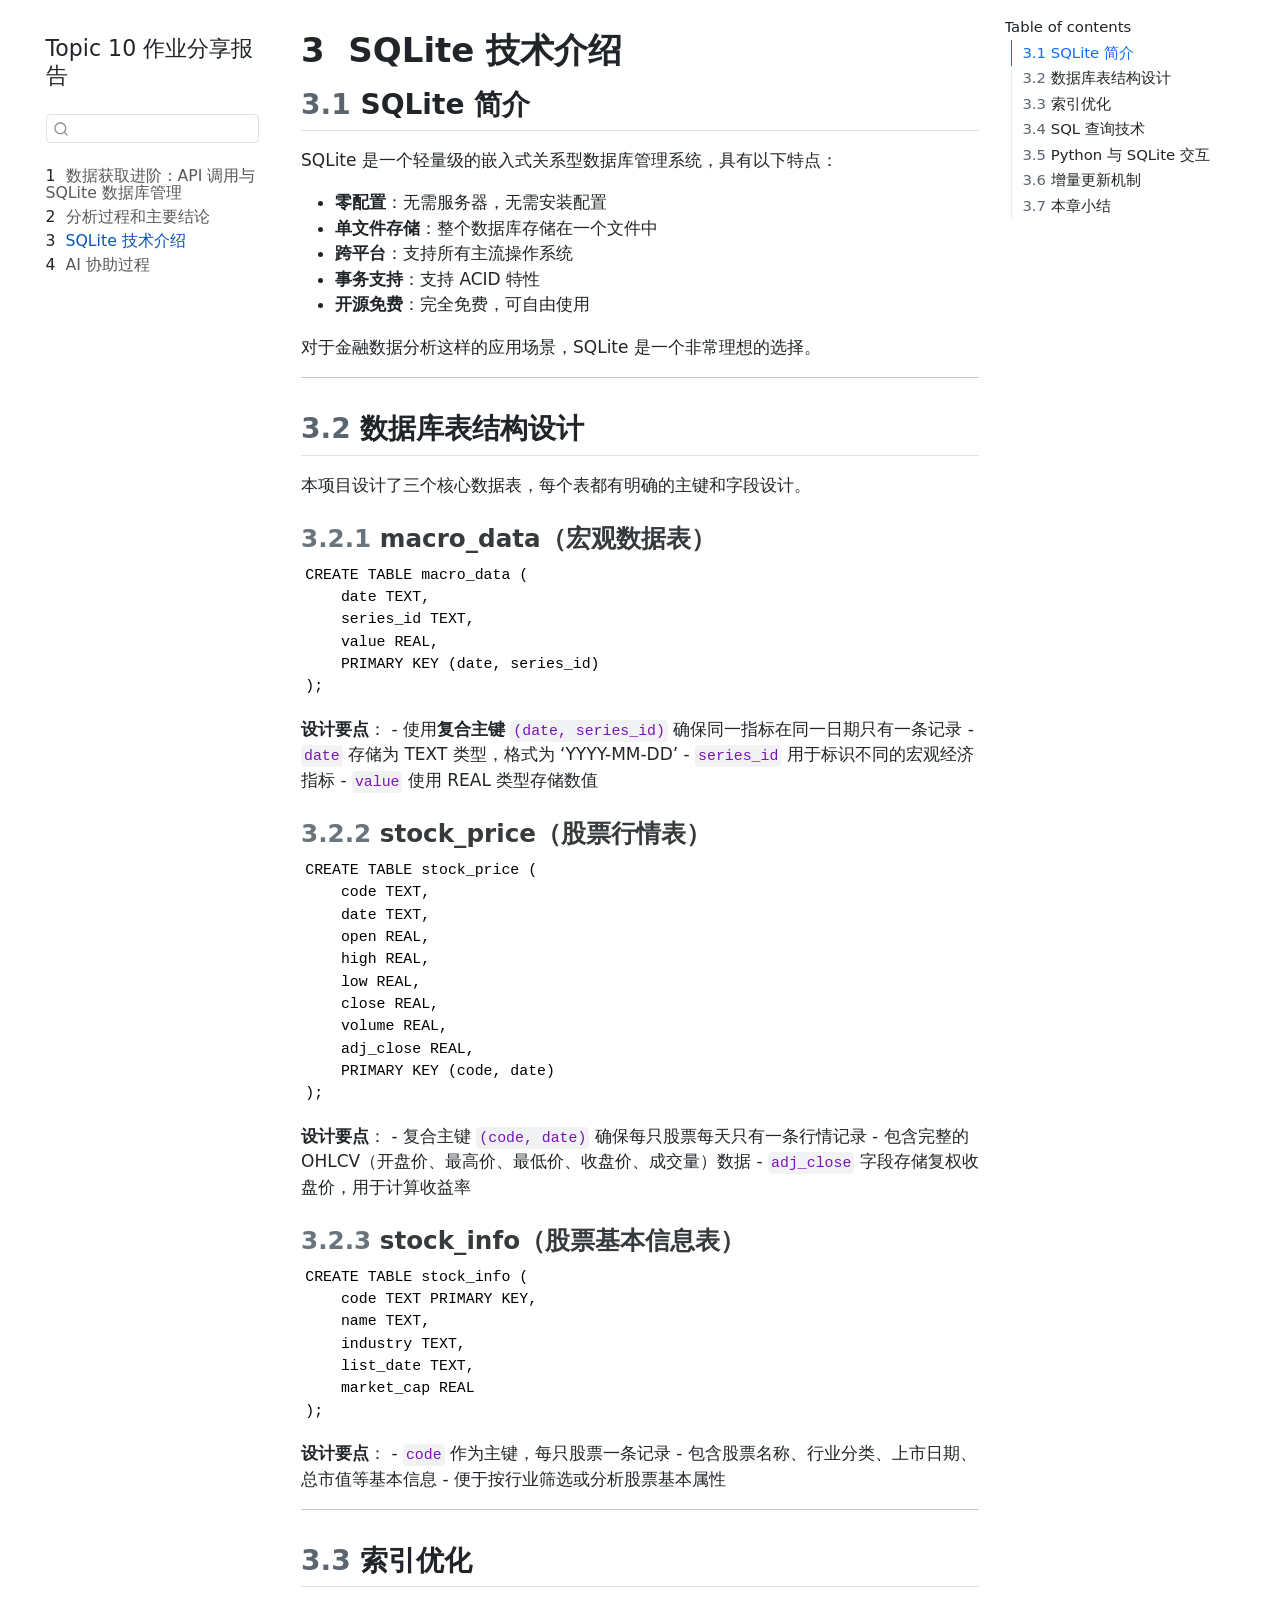
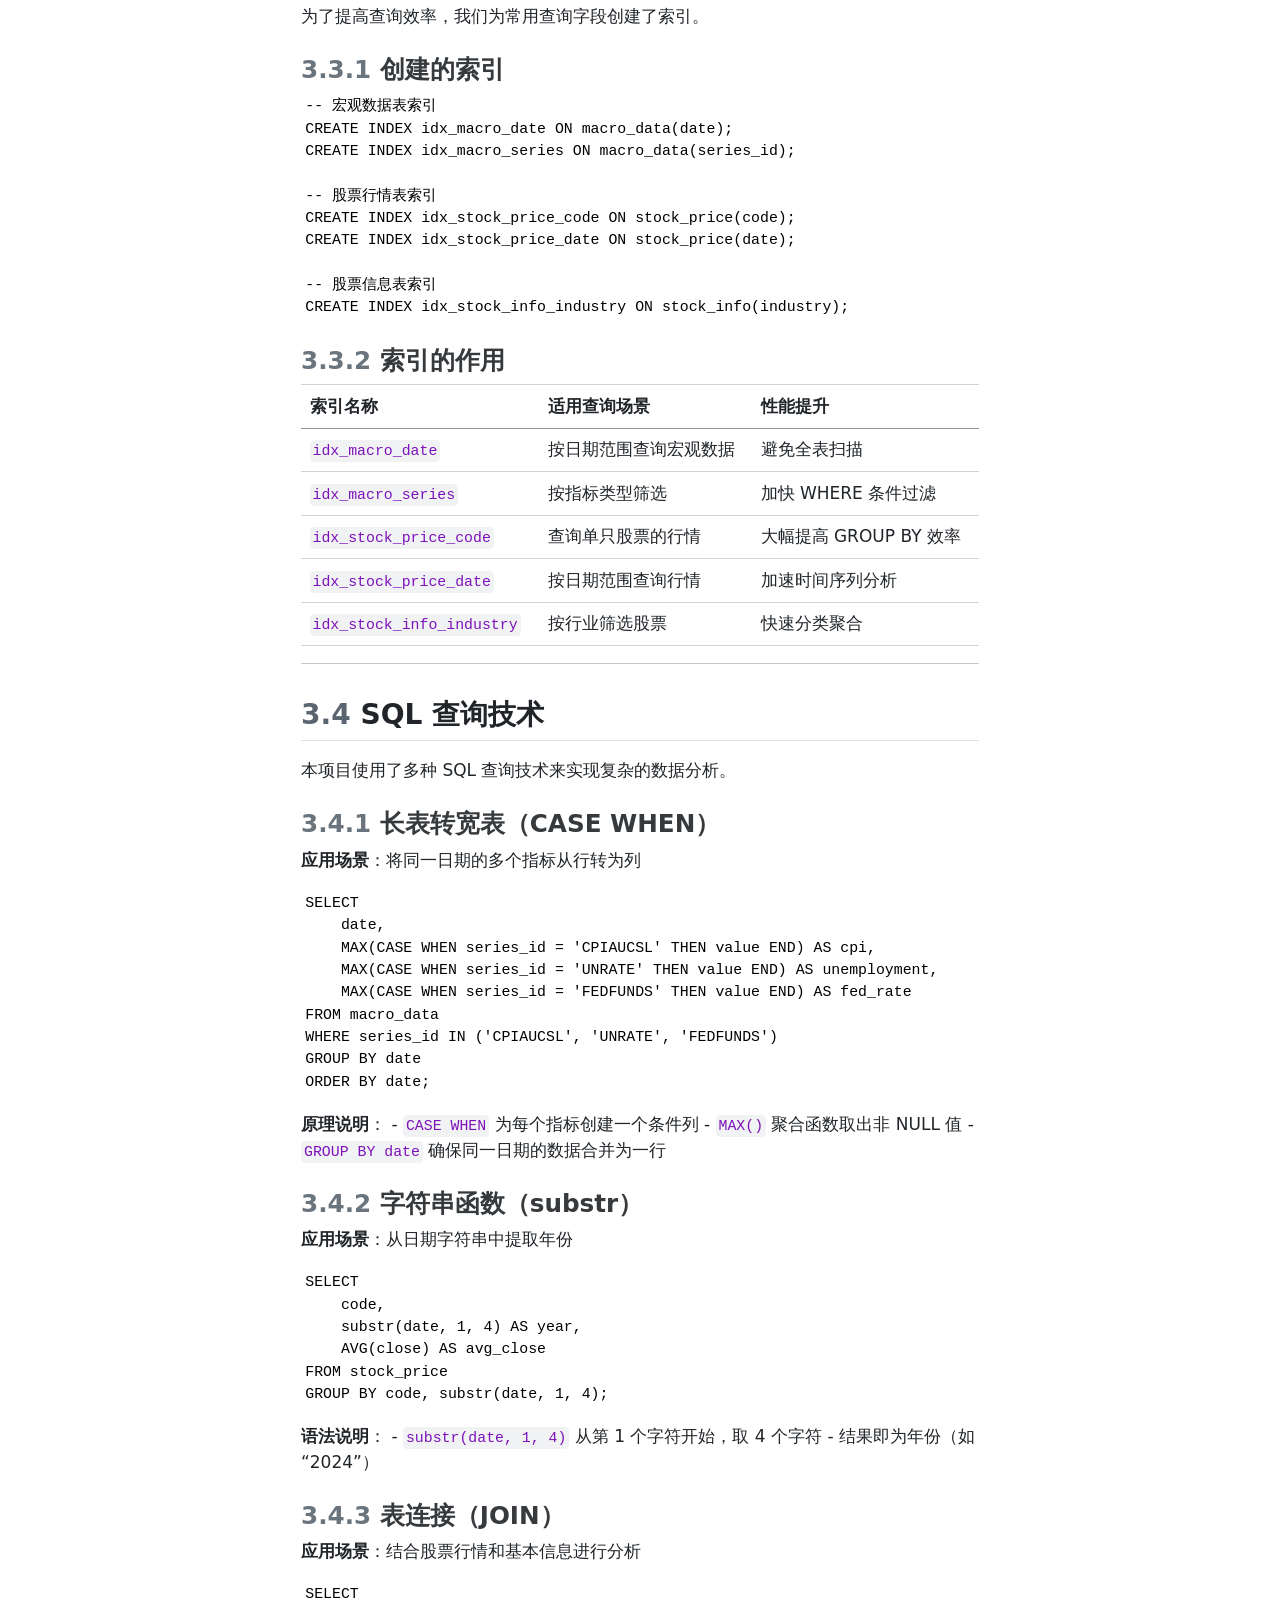
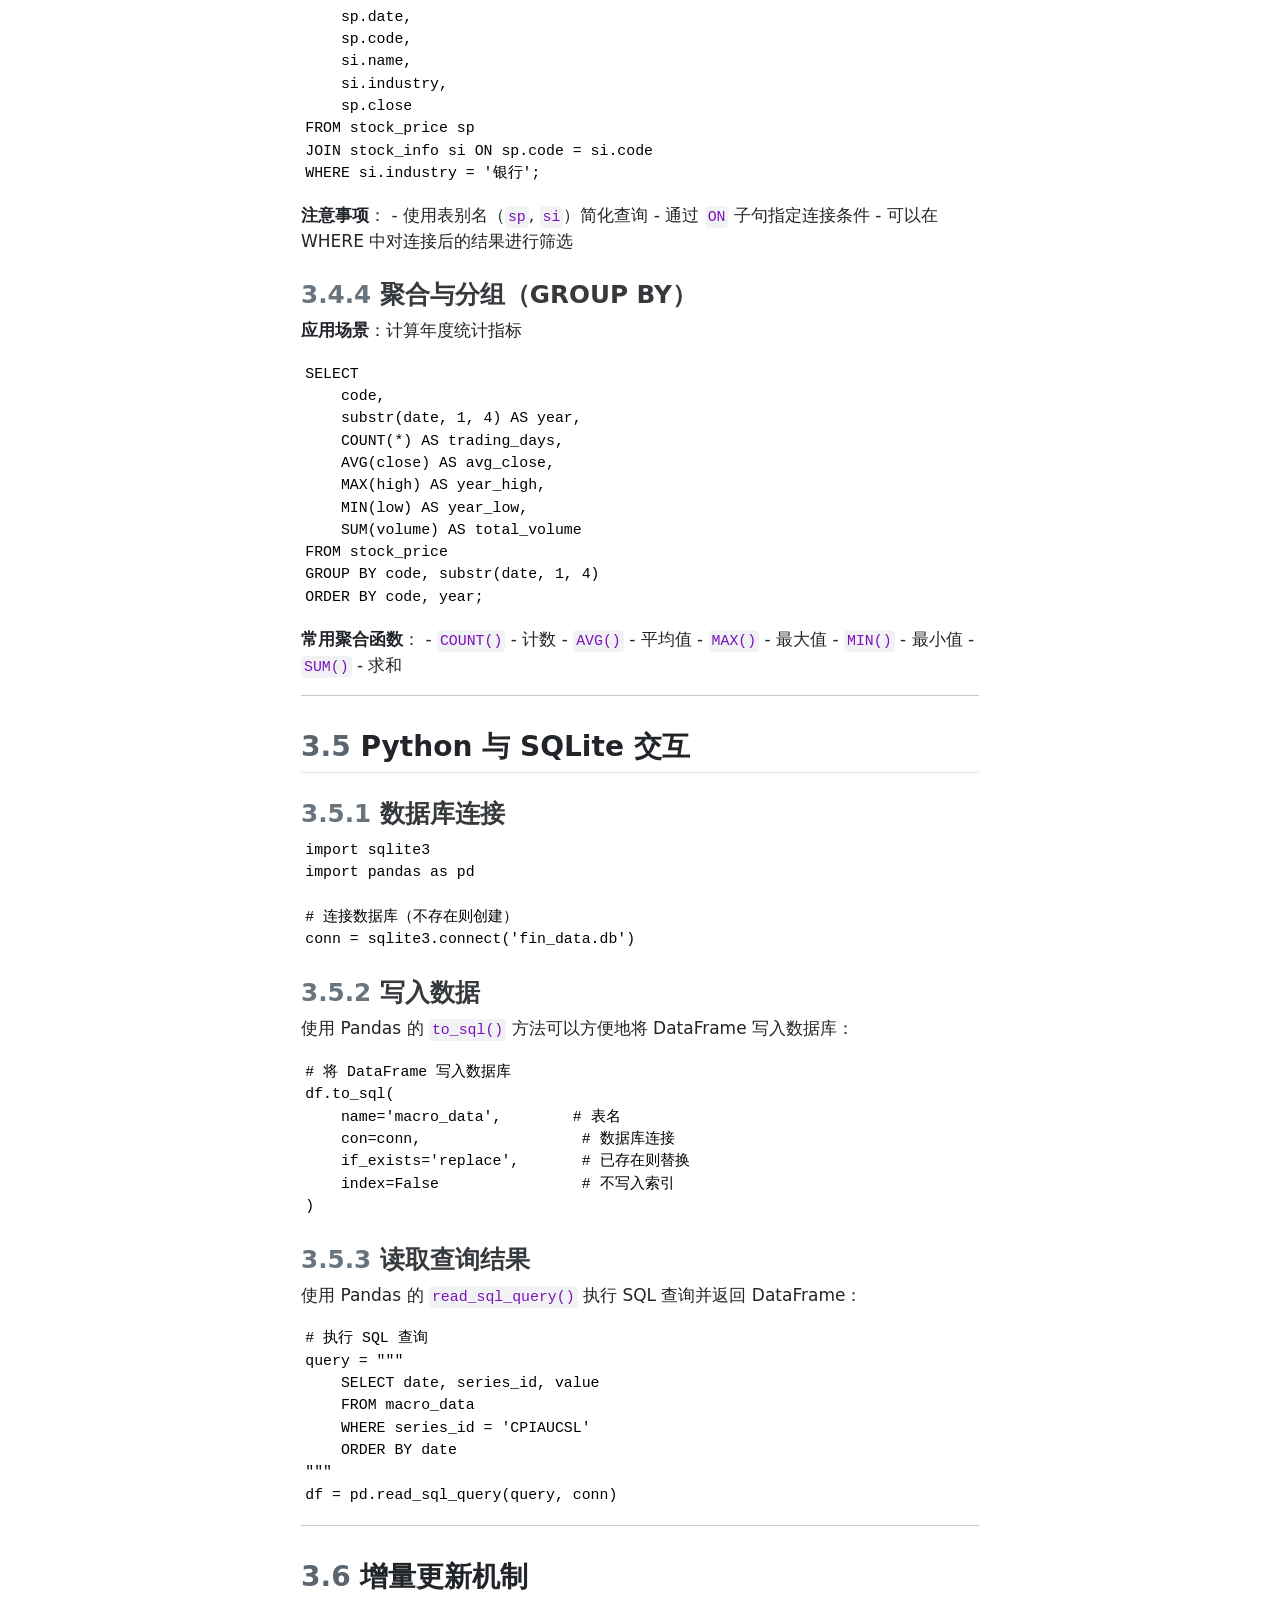
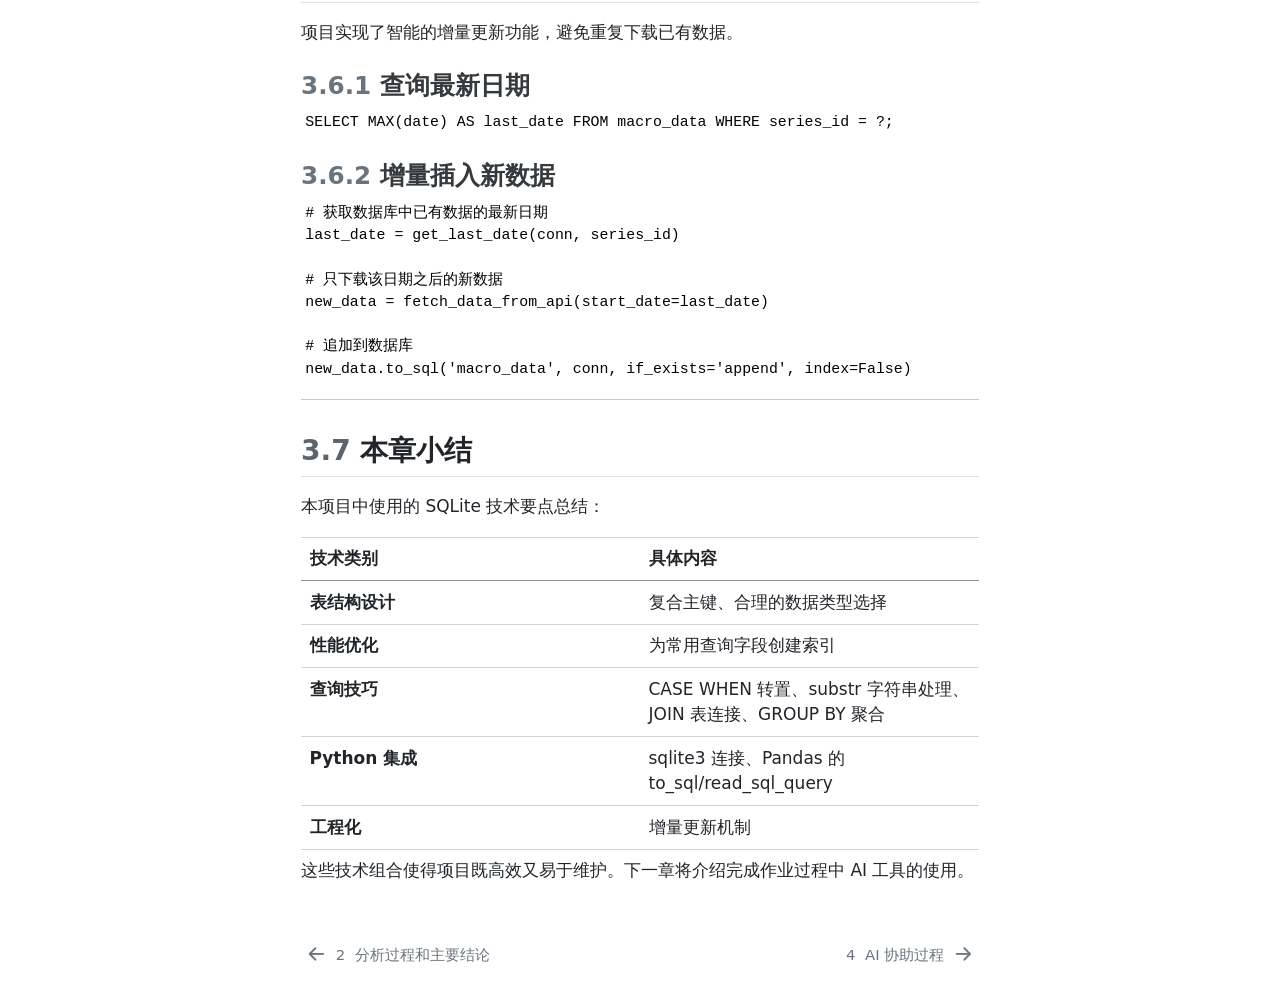
<file: docs/02-sqlite.html>
<!DOCTYPE html>
<html xmlns="http://www.w3.org/1999/xhtml" lang="en" xml:lang="en"><head>

<meta charset="utf-8">
<meta name="generator" content="quarto-1.9.36">

<meta name="viewport" content="width=device-width, initial-scale=1.0, user-scalable=yes">


<title>3&nbsp; SQLite 技术介绍 – Topic 10 作业分享报告</title>
<style>
/* Default styles provided by pandoc.
** See https://pandoc.org/MANUAL.html#variables-for-html for config info.
*/
code{white-space: pre-wrap;}
span.smallcaps{font-variant: small-caps;}
div.columns{display: flex; gap: min(4vw, 1.5em);}
div.column{flex: auto; overflow-x: auto;}
div.hanging-indent{margin-left: 1.5em; text-indent: -1.5em;}
ul.task-list{list-style: none;}
ul.task-list li input[type="checkbox"] {
  width: 0.8em;
  margin: 0 0.8em 0.2em -1em; /* quarto-specific, see https://github.com/quarto-dev/quarto-cli/issues/4556 */ 
  vertical-align: middle;
}
</style>


<script src="site_libs/quarto-nav/quarto-nav.js"></script>
<script src="site_libs/quarto-nav/headroom.min.js"></script>
<script src="site_libs/clipboard/clipboard.min.js"></script>
<script src="site_libs/quarto-search/autocomplete.umd.js"></script>
<script src="site_libs/quarto-search/fuse.min.js"></script>
<script src="site_libs/quarto-search/quarto-search.js"></script>
<meta name="quarto:offset" content="./">
<link href="./03-ai-assistance.html" rel="next">
<link href="./01-analysis.html" rel="prev">
<script src="site_libs/quarto-html/quarto.js" type="module"></script>
<script src="site_libs/quarto-html/tabsets/tabsets.js" type="module"></script>
<script src="site_libs/quarto-html/popper.min.js"></script>
<script src="site_libs/quarto-html/tippy.umd.min.js"></script>
<script src="site_libs/quarto-html/anchor.min.js"></script>
<link href="site_libs/quarto-html/tippy.css" rel="stylesheet">
<link href="site_libs/quarto-html/quarto-syntax-highlighting-e7a83a4f0c59da215cb2a34589e82e44.css" rel="stylesheet" id="quarto-text-highlighting-styles">
<script src="site_libs/bootstrap/bootstrap.min.js"></script>
<link href="site_libs/bootstrap/bootstrap-icons.css" rel="stylesheet">
<link href="site_libs/bootstrap/bootstrap-daabd5466c133e46abf9766f4c391b09.min.css" rel="stylesheet" append-hash="true" id="quarto-bootstrap" data-mode="light">
<script id="quarto-search-options" type="application/json">{
  "location": "sidebar",
  "copy-button": false,
  "collapse-after": 3,
  "panel-placement": "start",
  "type": "textbox",
  "limit": 50,
  "keyboard-shortcut": [
    "f",
    "/",
    "s"
  ],
  "show-item-context": false,
  "language": {
    "search-no-results-text": "No results",
    "search-matching-documents-text": "matching documents",
    "search-copy-link-title": "Copy link to search",
    "search-hide-matches-text": "Hide additional matches",
    "search-more-match-text": "more match in this document",
    "search-more-matches-text": "more matches in this document",
    "search-clear-button-title": "Clear",
    "search-text-placeholder": "",
    "search-detached-cancel-button-title": "Cancel",
    "search-submit-button-title": "Submit",
    "search-label": "Search"
  }
}</script>


</head>

<body class="nav-sidebar floating quarto-light">

<div id="quarto-search-results"></div>
  <header id="quarto-header" class="headroom fixed-top">
  <nav class="quarto-secondary-nav">
    <div class="container-fluid d-flex">
      <button type="button" class="quarto-btn-toggle btn" data-bs-toggle="collapse" role="button" data-bs-target=".quarto-sidebar-collapse-item" aria-controls="quarto-sidebar" aria-expanded="false" aria-label="Toggle sidebar navigation" onclick="if (window.quartoToggleHeadroom) { window.quartoToggleHeadroom(); }">
        <i class="bi bi-layout-text-sidebar-reverse"></i>
      </button>
        <nav class="quarto-page-breadcrumbs" aria-label="breadcrumb"><ol class="breadcrumb"><li class="breadcrumb-item"><a href="./02-sqlite.html"><span class="chapter-number">3</span>&nbsp; <span class="chapter-title">SQLite 技术介绍</span></a></li></ol></nav>
        <a class="flex-grow-1" role="navigation" data-bs-toggle="collapse" data-bs-target=".quarto-sidebar-collapse-item" aria-controls="quarto-sidebar" aria-expanded="false" aria-label="Toggle sidebar navigation" onclick="if (window.quartoToggleHeadroom) { window.quartoToggleHeadroom(); }">      
        </a>
      <button type="button" class="btn quarto-search-button" aria-label="Search" onclick="window.quartoOpenSearch();">
        <i class="bi bi-search"></i>
      </button>
    </div>
  </nav>
</header>
<!-- content -->
<div id="quarto-content" class="quarto-container page-columns page-rows-contents page-layout-article">
<!-- sidebar -->
  <nav id="quarto-sidebar" class="sidebar collapse collapse-horizontal quarto-sidebar-collapse-item sidebar-navigation floating overflow-auto">
    <div class="pt-lg-2 mt-2 text-left sidebar-header">
    <div class="sidebar-title mb-0 py-0">
      <a href="./">Topic 10 作业分享报告</a> 
    </div>
      </div>
        <div class="mt-2 flex-shrink-0 align-items-center">
        <div class="sidebar-search">
        <div id="quarto-search" class="" title="Search"></div>
        </div>
        </div>
    <div class="sidebar-menu-container"> 
    <ul class="list-unstyled mt-1">
        <li class="sidebar-item">
  <div class="sidebar-item-container"> 
  <a href="./index.html" class="sidebar-item-text sidebar-link">
 <span class="menu-text"><span class="chapter-number">1</span>&nbsp; <span class="chapter-title">数据获取进阶：API 调用与 SQLite 数据库管理</span></span></a>
  </div>
</li>
        <li class="sidebar-item">
  <div class="sidebar-item-container"> 
  <a href="./01-analysis.html" class="sidebar-item-text sidebar-link">
 <span class="menu-text"><span class="chapter-number">2</span>&nbsp; <span class="chapter-title">分析过程和主要结论</span></span></a>
  </div>
</li>
        <li class="sidebar-item">
  <div class="sidebar-item-container"> 
  <a href="./02-sqlite.html" class="sidebar-item-text sidebar-link active">
 <span class="menu-text"><span class="chapter-number">3</span>&nbsp; <span class="chapter-title">SQLite 技术介绍</span></span></a>
  </div>
</li>
        <li class="sidebar-item">
  <div class="sidebar-item-container"> 
  <a href="./03-ai-assistance.html" class="sidebar-item-text sidebar-link">
 <span class="menu-text"><span class="chapter-number">4</span>&nbsp; <span class="chapter-title">AI 协助过程</span></span></a>
  </div>
</li>
    </ul>
    </div>
</nav>
<div id="quarto-sidebar-glass" class="quarto-sidebar-collapse-item" data-bs-toggle="collapse" data-bs-target=".quarto-sidebar-collapse-item"></div>
<!-- margin-sidebar -->
    <div id="quarto-margin-sidebar" class="sidebar margin-sidebar">
        <nav id="TOC" role="doc-toc" class="toc-active">
    <h2 id="toc-title">Table of contents</h2>
   
  <ul>
  <li><a href="#sqlite-简介" id="toc-sqlite-简介" class="nav-link active" data-scroll-target="#sqlite-简介"><span class="header-section-number">3.1</span> SQLite 简介</a></li>
  <li><a href="#数据库表结构设计" id="toc-数据库表结构设计" class="nav-link" data-scroll-target="#数据库表结构设计"><span class="header-section-number">3.2</span> 数据库表结构设计</a>
  <ul class="collapse">
  <li><a href="#macro_data宏观数据表" id="toc-macro_data宏观数据表" class="nav-link" data-scroll-target="#macro_data宏观数据表"><span class="header-section-number">3.2.1</span> macro_data（宏观数据表）</a></li>
  <li><a href="#stock_price股票行情表" id="toc-stock_price股票行情表" class="nav-link" data-scroll-target="#stock_price股票行情表"><span class="header-section-number">3.2.2</span> stock_price（股票行情表）</a></li>
  <li><a href="#stock_info股票基本信息表" id="toc-stock_info股票基本信息表" class="nav-link" data-scroll-target="#stock_info股票基本信息表"><span class="header-section-number">3.2.3</span> stock_info（股票基本信息表）</a></li>
  </ul></li>
  <li><a href="#索引优化" id="toc-索引优化" class="nav-link" data-scroll-target="#索引优化"><span class="header-section-number">3.3</span> 索引优化</a>
  <ul class="collapse">
  <li><a href="#创建的索引" id="toc-创建的索引" class="nav-link" data-scroll-target="#创建的索引"><span class="header-section-number">3.3.1</span> 创建的索引</a></li>
  <li><a href="#索引的作用" id="toc-索引的作用" class="nav-link" data-scroll-target="#索引的作用"><span class="header-section-number">3.3.2</span> 索引的作用</a></li>
  </ul></li>
  <li><a href="#sql-查询技术" id="toc-sql-查询技术" class="nav-link" data-scroll-target="#sql-查询技术"><span class="header-section-number">3.4</span> SQL 查询技术</a>
  <ul class="collapse">
  <li><a href="#长表转宽表case-when" id="toc-长表转宽表case-when" class="nav-link" data-scroll-target="#长表转宽表case-when"><span class="header-section-number">3.4.1</span> 长表转宽表（CASE WHEN）</a></li>
  <li><a href="#字符串函数substr" id="toc-字符串函数substr" class="nav-link" data-scroll-target="#字符串函数substr"><span class="header-section-number">3.4.2</span> 字符串函数（substr）</a></li>
  <li><a href="#表连接join" id="toc-表连接join" class="nav-link" data-scroll-target="#表连接join"><span class="header-section-number">3.4.3</span> 表连接（JOIN）</a></li>
  <li><a href="#聚合与分组group-by" id="toc-聚合与分组group-by" class="nav-link" data-scroll-target="#聚合与分组group-by"><span class="header-section-number">3.4.4</span> 聚合与分组（GROUP BY）</a></li>
  </ul></li>
  <li><a href="#python-与-sqlite-交互" id="toc-python-与-sqlite-交互" class="nav-link" data-scroll-target="#python-与-sqlite-交互"><span class="header-section-number">3.5</span> Python 与 SQLite 交互</a>
  <ul class="collapse">
  <li><a href="#数据库连接" id="toc-数据库连接" class="nav-link" data-scroll-target="#数据库连接"><span class="header-section-number">3.5.1</span> 数据库连接</a></li>
  <li><a href="#写入数据" id="toc-写入数据" class="nav-link" data-scroll-target="#写入数据"><span class="header-section-number">3.5.2</span> 写入数据</a></li>
  <li><a href="#读取查询结果" id="toc-读取查询结果" class="nav-link" data-scroll-target="#读取查询结果"><span class="header-section-number">3.5.3</span> 读取查询结果</a></li>
  </ul></li>
  <li><a href="#增量更新机制" id="toc-增量更新机制" class="nav-link" data-scroll-target="#增量更新机制"><span class="header-section-number">3.6</span> 增量更新机制</a>
  <ul class="collapse">
  <li><a href="#查询最新日期" id="toc-查询最新日期" class="nav-link" data-scroll-target="#查询最新日期"><span class="header-section-number">3.6.1</span> 查询最新日期</a></li>
  <li><a href="#增量插入新数据" id="toc-增量插入新数据" class="nav-link" data-scroll-target="#增量插入新数据"><span class="header-section-number">3.6.2</span> 增量插入新数据</a></li>
  </ul></li>
  <li><a href="#本章小结" id="toc-本章小结" class="nav-link" data-scroll-target="#本章小结"><span class="header-section-number">3.7</span> 本章小结</a></li>
  </ul>
</nav>
    </div>
<!-- main -->
<main class="content" id="quarto-document-content">

<header id="title-block-header" class="quarto-title-block default">
<div class="quarto-title">
<h1 class="title"><span class="chapter-number">3</span>&nbsp; <span class="chapter-title">SQLite 技术介绍</span></h1>
</div>



<div class="quarto-title-meta">

    
  
    
  </div>
  


</header>


<section id="sqlite-简介" class="level2" data-number="3.1">
<h2 data-number="3.1" class="anchored" data-anchor-id="sqlite-简介"><span class="header-section-number">3.1</span> SQLite 简介</h2>
<p>SQLite 是一个轻量级的嵌入式关系型数据库管理系统，具有以下特点：</p>
<ul>
<li><strong>零配置</strong>：无需服务器，无需安装配置</li>
<li><strong>单文件存储</strong>：整个数据库存储在一个文件中</li>
<li><strong>跨平台</strong>：支持所有主流操作系统</li>
<li><strong>事务支持</strong>：支持 ACID 特性</li>
<li><strong>开源免费</strong>：完全免费，可自由使用</li>
</ul>
<p>对于金融数据分析这样的应用场景，SQLite 是一个非常理想的选择。</p>
<hr>
</section>
<section id="数据库表结构设计" class="level2" data-number="3.2">
<h2 data-number="3.2" class="anchored" data-anchor-id="数据库表结构设计"><span class="header-section-number">3.2</span> 数据库表结构设计</h2>
<p>本项目设计了三个核心数据表，每个表都有明确的主键和字段设计。</p>
<section id="macro_data宏观数据表" class="level3" data-number="3.2.1">
<h3 data-number="3.2.1" class="anchored" data-anchor-id="macro_data宏观数据表"><span class="header-section-number">3.2.1</span> macro_data（宏观数据表）</h3>
<pre class="sql"><code>CREATE TABLE macro_data (
    date TEXT,
    series_id TEXT,
    value REAL,
    PRIMARY KEY (date, series_id)
);</code></pre>
<p><strong>设计要点</strong>： - 使用<strong>复合主键</strong> <code>(date, series_id)</code> 确保同一指标在同一日期只有一条记录 - <code>date</code> 存储为 TEXT 类型，格式为 ‘YYYY-MM-DD’ - <code>series_id</code> 用于标识不同的宏观经济指标 - <code>value</code> 使用 REAL 类型存储数值</p>
</section>
<section id="stock_price股票行情表" class="level3" data-number="3.2.2">
<h3 data-number="3.2.2" class="anchored" data-anchor-id="stock_price股票行情表"><span class="header-section-number">3.2.2</span> stock_price（股票行情表）</h3>
<pre class="sql"><code>CREATE TABLE stock_price (
    code TEXT,
    date TEXT,
    open REAL,
    high REAL,
    low REAL,
    close REAL,
    volume REAL,
    adj_close REAL,
    PRIMARY KEY (code, date)
);</code></pre>
<p><strong>设计要点</strong>： - 复合主键 <code>(code, date)</code> 确保每只股票每天只有一条行情记录 - 包含完整的 OHLCV（开盘价、最高价、最低价、收盘价、成交量）数据 - <code>adj_close</code> 字段存储复权收盘价，用于计算收益率</p>
</section>
<section id="stock_info股票基本信息表" class="level3" data-number="3.2.3">
<h3 data-number="3.2.3" class="anchored" data-anchor-id="stock_info股票基本信息表"><span class="header-section-number">3.2.3</span> stock_info（股票基本信息表）</h3>
<pre class="sql"><code>CREATE TABLE stock_info (
    code TEXT PRIMARY KEY,
    name TEXT,
    industry TEXT,
    list_date TEXT,
    market_cap REAL
);</code></pre>
<p><strong>设计要点</strong>： - <code>code</code> 作为主键，每只股票一条记录 - 包含股票名称、行业分类、上市日期、总市值等基本信息 - 便于按行业筛选或分析股票基本属性</p>
<hr>
</section>
</section>
<section id="索引优化" class="level2" data-number="3.3">
<h2 data-number="3.3" class="anchored" data-anchor-id="索引优化"><span class="header-section-number">3.3</span> 索引优化</h2>
<p>为了提高查询效率，我们为常用查询字段创建了索引。</p>
<section id="创建的索引" class="level3" data-number="3.3.1">
<h3 data-number="3.3.1" class="anchored" data-anchor-id="创建的索引"><span class="header-section-number">3.3.1</span> 创建的索引</h3>
<pre class="sql"><code>-- 宏观数据表索引
CREATE INDEX idx_macro_date ON macro_data(date);
CREATE INDEX idx_macro_series ON macro_data(series_id);

-- 股票行情表索引
CREATE INDEX idx_stock_price_code ON stock_price(code);
CREATE INDEX idx_stock_price_date ON stock_price(date);

-- 股票信息表索引
CREATE INDEX idx_stock_info_industry ON stock_info(industry);</code></pre>
</section>
<section id="索引的作用" class="level3" data-number="3.3.2">
<h3 data-number="3.3.2" class="anchored" data-anchor-id="索引的作用"><span class="header-section-number">3.3.2</span> 索引的作用</h3>
<table class="caption-top table">
<thead>
<tr class="header">
<th>索引名称</th>
<th>适用查询场景</th>
<th>性能提升</th>
</tr>
</thead>
<tbody>
<tr class="odd">
<td><code>idx_macro_date</code></td>
<td>按日期范围查询宏观数据</td>
<td>避免全表扫描</td>
</tr>
<tr class="even">
<td><code>idx_macro_series</code></td>
<td>按指标类型筛选</td>
<td>加快 WHERE 条件过滤</td>
</tr>
<tr class="odd">
<td><code>idx_stock_price_code</code></td>
<td>查询单只股票的行情</td>
<td>大幅提高 GROUP BY 效率</td>
</tr>
<tr class="even">
<td><code>idx_stock_price_date</code></td>
<td>按日期范围查询行情</td>
<td>加速时间序列分析</td>
</tr>
<tr class="odd">
<td><code>idx_stock_info_industry</code></td>
<td>按行业筛选股票</td>
<td>快速分类聚合</td>
</tr>
</tbody>
</table>
<hr>
</section>
</section>
<section id="sql-查询技术" class="level2" data-number="3.4">
<h2 data-number="3.4" class="anchored" data-anchor-id="sql-查询技术"><span class="header-section-number">3.4</span> SQL 查询技术</h2>
<p>本项目使用了多种 SQL 查询技术来实现复杂的数据分析。</p>
<section id="长表转宽表case-when" class="level3" data-number="3.4.1">
<h3 data-number="3.4.1" class="anchored" data-anchor-id="长表转宽表case-when"><span class="header-section-number">3.4.1</span> 长表转宽表（CASE WHEN）</h3>
<p><strong>应用场景</strong>：将同一日期的多个指标从行转为列</p>
<pre class="sql"><code>SELECT
    date,
    MAX(CASE WHEN series_id = 'CPIAUCSL' THEN value END) AS cpi,
    MAX(CASE WHEN series_id = 'UNRATE' THEN value END) AS unemployment,
    MAX(CASE WHEN series_id = 'FEDFUNDS' THEN value END) AS fed_rate
FROM macro_data
WHERE series_id IN ('CPIAUCSL', 'UNRATE', 'FEDFUNDS')
GROUP BY date
ORDER BY date;</code></pre>
<p><strong>原理说明</strong>： - <code>CASE WHEN</code> 为每个指标创建一个条件列 - <code>MAX()</code> 聚合函数取出非 NULL 值 - <code>GROUP BY date</code> 确保同一日期的数据合并为一行</p>
</section>
<section id="字符串函数substr" class="level3" data-number="3.4.2">
<h3 data-number="3.4.2" class="anchored" data-anchor-id="字符串函数substr"><span class="header-section-number">3.4.2</span> 字符串函数（substr）</h3>
<p><strong>应用场景</strong>：从日期字符串中提取年份</p>
<pre class="sql"><code>SELECT
    code,
    substr(date, 1, 4) AS year,
    AVG(close) AS avg_close
FROM stock_price
GROUP BY code, substr(date, 1, 4);</code></pre>
<p><strong>语法说明</strong>： - <code>substr(date, 1, 4)</code> 从第 1 个字符开始，取 4 个字符 - 结果即为年份（如 “2024”）</p>
</section>
<section id="表连接join" class="level3" data-number="3.4.3">
<h3 data-number="3.4.3" class="anchored" data-anchor-id="表连接join"><span class="header-section-number">3.4.3</span> 表连接（JOIN）</h3>
<p><strong>应用场景</strong>：结合股票行情和基本信息进行分析</p>
<pre class="sql"><code>SELECT
    sp.date,
    sp.code,
    si.name,
    si.industry,
    sp.close
FROM stock_price sp
JOIN stock_info si ON sp.code = si.code
WHERE si.industry = '银行';</code></pre>
<p><strong>注意事项</strong>： - 使用表别名（<code>sp</code>, <code>si</code>）简化查询 - 通过 <code>ON</code> 子句指定连接条件 - 可以在 WHERE 中对连接后的结果进行筛选</p>
</section>
<section id="聚合与分组group-by" class="level3" data-number="3.4.4">
<h3 data-number="3.4.4" class="anchored" data-anchor-id="聚合与分组group-by"><span class="header-section-number">3.4.4</span> 聚合与分组（GROUP BY）</h3>
<p><strong>应用场景</strong>：计算年度统计指标</p>
<pre class="sql"><code>SELECT
    code,
    substr(date, 1, 4) AS year,
    COUNT(*) AS trading_days,
    AVG(close) AS avg_close,
    MAX(high) AS year_high,
    MIN(low) AS year_low,
    SUM(volume) AS total_volume
FROM stock_price
GROUP BY code, substr(date, 1, 4)
ORDER BY code, year;</code></pre>
<p><strong>常用聚合函数</strong>： - <code>COUNT()</code> - 计数 - <code>AVG()</code> - 平均值 - <code>MAX()</code> - 最大值 - <code>MIN()</code> - 最小值 - <code>SUM()</code> - 求和</p>
<hr>
</section>
</section>
<section id="python-与-sqlite-交互" class="level2" data-number="3.5">
<h2 data-number="3.5" class="anchored" data-anchor-id="python-与-sqlite-交互"><span class="header-section-number">3.5</span> Python 与 SQLite 交互</h2>
<section id="数据库连接" class="level3" data-number="3.5.1">
<h3 data-number="3.5.1" class="anchored" data-anchor-id="数据库连接"><span class="header-section-number">3.5.1</span> 数据库连接</h3>
<pre class="python"><code>import sqlite3
import pandas as pd

# 连接数据库（不存在则创建）
conn = sqlite3.connect('fin_data.db')</code></pre>
</section>
<section id="写入数据" class="level3" data-number="3.5.2">
<h3 data-number="3.5.2" class="anchored" data-anchor-id="写入数据"><span class="header-section-number">3.5.2</span> 写入数据</h3>
<p>使用 Pandas 的 <code>to_sql()</code> 方法可以方便地将 DataFrame 写入数据库：</p>
<pre class="python"><code># 将 DataFrame 写入数据库
df.to_sql(
    name='macro_data',        # 表名
    con=conn,                  # 数据库连接
    if_exists='replace',       # 已存在则替换
    index=False                # 不写入索引
)</code></pre>
</section>
<section id="读取查询结果" class="level3" data-number="3.5.3">
<h3 data-number="3.5.3" class="anchored" data-anchor-id="读取查询结果"><span class="header-section-number">3.5.3</span> 读取查询结果</h3>
<p>使用 Pandas 的 <code>read_sql_query()</code> 执行 SQL 查询并返回 DataFrame：</p>
<pre class="python"><code># 执行 SQL 查询
query = """
    SELECT date, series_id, value
    FROM macro_data
    WHERE series_id = 'CPIAUCSL'
    ORDER BY date
"""
df = pd.read_sql_query(query, conn)</code></pre>
<hr>
</section>
</section>
<section id="增量更新机制" class="level2" data-number="3.6">
<h2 data-number="3.6" class="anchored" data-anchor-id="增量更新机制"><span class="header-section-number">3.6</span> 增量更新机制</h2>
<p>项目实现了智能的增量更新功能，避免重复下载已有数据。</p>
<section id="查询最新日期" class="level3" data-number="3.6.1">
<h3 data-number="3.6.1" class="anchored" data-anchor-id="查询最新日期"><span class="header-section-number">3.6.1</span> 查询最新日期</h3>
<pre class="sql"><code>SELECT MAX(date) AS last_date FROM macro_data WHERE series_id = ?;</code></pre>
</section>
<section id="增量插入新数据" class="level3" data-number="3.6.2">
<h3 data-number="3.6.2" class="anchored" data-anchor-id="增量插入新数据"><span class="header-section-number">3.6.2</span> 增量插入新数据</h3>
<pre class="python"><code># 获取数据库中已有数据的最新日期
last_date = get_last_date(conn, series_id)

# 只下载该日期之后的新数据
new_data = fetch_data_from_api(start_date=last_date)

# 追加到数据库
new_data.to_sql('macro_data', conn, if_exists='append', index=False)</code></pre>
<hr>
</section>
</section>
<section id="本章小结" class="level2" data-number="3.7">
<h2 data-number="3.7" class="anchored" data-anchor-id="本章小结"><span class="header-section-number">3.7</span> 本章小结</h2>
<p>本项目中使用的 SQLite 技术要点总结：</p>
<table class="caption-top table">
<colgroup>
<col style="width: 50%">
<col style="width: 50%">
</colgroup>
<thead>
<tr class="header">
<th>技术类别</th>
<th>具体内容</th>
</tr>
</thead>
<tbody>
<tr class="odd">
<td><strong>表结构设计</strong></td>
<td>复合主键、合理的数据类型选择</td>
</tr>
<tr class="even">
<td><strong>性能优化</strong></td>
<td>为常用查询字段创建索引</td>
</tr>
<tr class="odd">
<td><strong>查询技巧</strong></td>
<td>CASE WHEN 转置、substr 字符串处理、JOIN 表连接、GROUP BY 聚合</td>
</tr>
<tr class="even">
<td><strong>Python 集成</strong></td>
<td>sqlite3 连接、Pandas 的 to_sql/read_sql_query</td>
</tr>
<tr class="odd">
<td><strong>工程化</strong></td>
<td>增量更新机制</td>
</tr>
</tbody>
</table>
<p>这些技术组合使得项目既高效又易于维护。下一章将介绍完成作业过程中 AI 工具的使用。</p>


</section>

</main> <!-- /main -->
<script id="quarto-html-after-body" type="application/javascript">
  window.document.addEventListener("DOMContentLoaded", function (event) {
    const icon = "";
    const anchorJS = new window.AnchorJS();
    anchorJS.options = {
      placement: 'right',
      icon: icon
    };
    anchorJS.add('.anchored');
    const isCodeAnnotation = (el) => {
      for (const clz of el.classList) {
        if (clz.startsWith('code-annotation-')) {                     
          return true;
        }
      }
      return false;
    }
    const onCopySuccess = function(e) {
      // button target
      const button = e.trigger;
      // don't keep focus
      button.blur();
      // flash "checked"
      button.classList.add('code-copy-button-checked');
      var currentTitle = button.getAttribute("title");
      button.setAttribute("title", "Copied!");
      let tooltip;
      if (window.bootstrap) {
        button.setAttribute("data-bs-toggle", "tooltip");
        button.setAttribute("data-bs-placement", "left");
        button.setAttribute("data-bs-title", "Copied!");
        tooltip = new bootstrap.Tooltip(button, 
          { trigger: "manual", 
            customClass: "code-copy-button-tooltip",
            offset: [0, -8]});
        tooltip.show();    
      }
      setTimeout(function() {
        if (tooltip) {
          tooltip.hide();
          button.removeAttribute("data-bs-title");
          button.removeAttribute("data-bs-toggle");
          button.removeAttribute("data-bs-placement");
        }
        button.setAttribute("title", currentTitle);
        button.classList.remove('code-copy-button-checked');
      }, 1000);
      // clear code selection
      e.clearSelection();
    }
    const getTextToCopy = function(trigger) {
      const outerScaffold = trigger.parentElement.cloneNode(true);
      const codeEl = outerScaffold.querySelector('code');
      for (const childEl of codeEl.children) {
        if (isCodeAnnotation(childEl)) {
          childEl.remove();
        }
      }
      return codeEl.innerText;
    }
    const clipboard = new window.ClipboardJS('.code-copy-button:not([data-in-quarto-modal])', {
      text: getTextToCopy
    });
    clipboard.on('success', onCopySuccess);
    if (window.document.getElementById('quarto-embedded-source-code-modal')) {
      const clipboardModal = new window.ClipboardJS('.code-copy-button[data-in-quarto-modal]', {
        text: getTextToCopy,
        container: window.document.getElementById('quarto-embedded-source-code-modal')
      });
      clipboardModal.on('success', onCopySuccess);
    }
      var localhostRegex = new RegExp(/^(?:http|https):\/\/localhost\:?[0-9]*\//);
      var mailtoRegex = new RegExp(/^mailto:/);
        var filterRegex = new RegExp('/' + window.location.host + '/');
      var isInternal = (href) => {
          return filterRegex.test(href) || localhostRegex.test(href) || mailtoRegex.test(href);
      }
      // Inspect non-navigation links and adorn them if external
     var links = window.document.querySelectorAll('a[href]:not(.nav-link):not(.navbar-brand):not(.toc-action):not(.sidebar-link):not(.sidebar-item-toggle):not(.pagination-link):not(.no-external):not([aria-hidden]):not(.dropdown-item):not(.quarto-navigation-tool):not(.about-link)');
      for (var i=0; i<links.length; i++) {
        const link = links[i];
        if (!isInternal(link.href)) {
          // undo the damage that might have been done by quarto-nav.js in the case of
          // links that we want to consider external
          if (link.dataset.originalHref !== undefined) {
            link.href = link.dataset.originalHref;
          }
        }
      }
    function tippyHover(el, contentFn, onTriggerFn, onUntriggerFn) {
      const config = {
        allowHTML: true,
        maxWidth: 500,
        delay: 100,
        arrow: false,
        appendTo: function(el) {
            return el.parentElement;
        },
        interactive: true,
        interactiveBorder: 10,
        theme: 'quarto',
        placement: 'bottom-start',
      };
      if (contentFn) {
        config.content = contentFn;
      }
      if (onTriggerFn) {
        config.onTrigger = onTriggerFn;
      }
      if (onUntriggerFn) {
        config.onUntrigger = onUntriggerFn;
      }
      window.tippy(el, config); 
    }
    const noterefs = window.document.querySelectorAll('a[role="doc-noteref"]');
    for (var i=0; i<noterefs.length; i++) {
      const ref = noterefs[i];
      tippyHover(ref, function() {
        // use id or data attribute instead here
        let href = ref.getAttribute('data-footnote-href') || ref.getAttribute('href');
        try { href = new URL(href).hash; } catch {}
        const id = href.replace(/^#\/?/, "");
        const note = window.document.getElementById(id);
        if (note) {
          return note.innerHTML;
        } else {
          return "";
        }
      });
    }
    const xrefs = window.document.querySelectorAll('a.quarto-xref');
    const processXRef = (id, note) => {
      // Strip column container classes
      const stripColumnClz = (el) => {
        el.classList.remove("page-full", "page-columns");
        if (el.children) {
          for (const child of el.children) {
            stripColumnClz(child);
          }
        }
      }
      stripColumnClz(note)
      if (id === null || id.startsWith('sec-')) {
        // Special case sections, only their first couple elements
        const container = document.createElement("div");
        if (note.children && note.children.length > 2) {
          container.appendChild(note.children[0].cloneNode(true));
          for (let i = 1; i < note.children.length; i++) {
            const child = note.children[i];
            if (child.tagName === "P" && child.innerText === "") {
              continue;
            } else {
              container.appendChild(child.cloneNode(true));
              break;
            }
          }
          if (window.Quarto?.typesetMath) {
            window.Quarto.typesetMath(container);
          }
          return container.innerHTML
        } else {
          if (window.Quarto?.typesetMath) {
            window.Quarto.typesetMath(note);
          }
          return note.innerHTML;
        }
      } else {
        // Remove any anchor links if they are present
        const anchorLink = note.querySelector('a.anchorjs-link');
        if (anchorLink) {
          anchorLink.remove();
        }
        if (window.Quarto?.typesetMath) {
          window.Quarto.typesetMath(note);
        }
        if (note.classList.contains("callout")) {
          return note.outerHTML;
        } else {
          return note.innerHTML;
        }
      }
    }
    for (var i=0; i<xrefs.length; i++) {
      const xref = xrefs[i];
      tippyHover(xref, undefined, function(instance) {
        instance.disable();
        let url = xref.getAttribute('href');
        let hash = undefined; 
        if (url.startsWith('#')) {
          hash = url;
        } else {
          try { hash = new URL(url).hash; } catch {}
        }
        if (hash) {
          const id = hash.replace(/^#\/?/, "");
          const note = window.document.getElementById(id);
          if (note !== null) {
            try {
              const html = processXRef(id, note.cloneNode(true));
              instance.setContent(html);
            } finally {
              instance.enable();
              instance.show();
            }
          } else {
            // See if we can fetch this
            fetch(url.split('#')[0])
            .then(res => res.text())
            .then(html => {
              const parser = new DOMParser();
              const htmlDoc = parser.parseFromString(html, "text/html");
              const note = htmlDoc.getElementById(id);
              if (note !== null) {
                const html = processXRef(id, note);
                instance.setContent(html);
              } 
            }).finally(() => {
              instance.enable();
              instance.show();
            });
          }
        } else {
          // See if we can fetch a full url (with no hash to target)
          // This is a special case and we should probably do some content thinning / targeting
          fetch(url)
          .then(res => res.text())
          .then(html => {
            const parser = new DOMParser();
            const htmlDoc = parser.parseFromString(html, "text/html");
            const note = htmlDoc.querySelector('main.content');
            if (note !== null) {
              // This should only happen for chapter cross references
              // (since there is no id in the URL)
              // remove the first header
              if (note.children.length > 0 && note.children[0].tagName === "HEADER") {
                note.children[0].remove();
              }
              const html = processXRef(null, note);
              instance.setContent(html);
            } 
          }).finally(() => {
            instance.enable();
            instance.show();
          });
        }
      }, function(instance) {
      });
    }
        let selectedAnnoteEl;
        const selectorForAnnotation = ( cell, annotation) => {
          let cellAttr = 'data-code-cell="' + cell + '"';
          let lineAttr = 'data-code-annotation="' +  annotation + '"';
          const selector = 'span[' + cellAttr + '][' + lineAttr + ']';
          return selector;
        }
        const selectCodeLines = (annoteEl) => {
          const doc = window.document;
          const targetCell = annoteEl.getAttribute("data-target-cell");
          const targetAnnotation = annoteEl.getAttribute("data-target-annotation");
          const annoteSpan = window.document.querySelector(selectorForAnnotation(targetCell, targetAnnotation));
          const lines = annoteSpan.getAttribute("data-code-lines").split(",");
          const lineIds = lines.map((line) => {
            return targetCell + "-" + line;
          })
          let top = null;
          let height = null;
          let parent = null;
          if (lineIds.length > 0) {
              //compute the position of the single el (top and bottom and make a div)
              const el = window.document.getElementById(lineIds[0]);
              top = el.offsetTop;
              height = el.offsetHeight;
              parent = el.parentElement.parentElement;
            if (lineIds.length > 1) {
              const lastEl = window.document.getElementById(lineIds[lineIds.length - 1]);
              const bottom = lastEl.offsetTop + lastEl.offsetHeight;
              height = bottom - top;
            }
            if (top !== null && height !== null && parent !== null) {
              // cook up a div (if necessary) and position it 
              let div = window.document.getElementById("code-annotation-line-highlight");
              if (div === null) {
                div = window.document.createElement("div");
                div.setAttribute("id", "code-annotation-line-highlight");
                div.style.position = 'absolute';
                parent.appendChild(div);
              }
              div.style.top = top - 2 + "px";
              div.style.height = height + 4 + "px";
              div.style.left = 0;
              let gutterDiv = window.document.getElementById("code-annotation-line-highlight-gutter");
              if (gutterDiv === null) {
                gutterDiv = window.document.createElement("div");
                gutterDiv.setAttribute("id", "code-annotation-line-highlight-gutter");
                gutterDiv.style.position = 'absolute';
                const codeCell = window.document.getElementById(targetCell);
                const gutter = codeCell.querySelector('.code-annotation-gutter');
                gutter.appendChild(gutterDiv);
              }
              gutterDiv.style.top = top - 2 + "px";
              gutterDiv.style.height = height + 4 + "px";
            }
            selectedAnnoteEl = annoteEl;
          }
        };
        const unselectCodeLines = () => {
          const elementsIds = ["code-annotation-line-highlight", "code-annotation-line-highlight-gutter"];
          elementsIds.forEach((elId) => {
            const div = window.document.getElementById(elId);
            if (div) {
              div.remove();
            }
          });
          selectedAnnoteEl = undefined;
        };
          // Handle positioning of the toggle
      window.addEventListener(
        "resize",
        throttle(() => {
          elRect = undefined;
          if (selectedAnnoteEl) {
            selectCodeLines(selectedAnnoteEl);
          }
        }, 10)
      );
      function throttle(fn, ms) {
      let throttle = false;
      let timer;
        return (...args) => {
          if(!throttle) { // first call gets through
              fn.apply(this, args);
              throttle = true;
          } else { // all the others get throttled
              if(timer) clearTimeout(timer); // cancel #2
              timer = setTimeout(() => {
                fn.apply(this, args);
                timer = throttle = false;
              }, ms);
          }
        };
      }
        // Attach click handler to the DT
        const annoteDls = window.document.querySelectorAll('dt[data-target-cell]');
        for (const annoteDlNode of annoteDls) {
          annoteDlNode.addEventListener('click', (event) => {
            const clickedEl = event.target;
            if (clickedEl !== selectedAnnoteEl) {
              unselectCodeLines();
              const activeEl = window.document.querySelector('dt[data-target-cell].code-annotation-active');
              if (activeEl) {
                activeEl.classList.remove('code-annotation-active');
              }
              selectCodeLines(clickedEl);
              clickedEl.classList.add('code-annotation-active');
            } else {
              // Unselect the line
              unselectCodeLines();
              clickedEl.classList.remove('code-annotation-active');
            }
          });
        }
    const findCites = (el) => {
      const parentEl = el.parentElement;
      if (parentEl) {
        const cites = parentEl.dataset.cites;
        if (cites) {
          return {
            el,
            cites: cites.split(' ')
          };
        } else {
          return findCites(el.parentElement)
        }
      } else {
        return undefined;
      }
    };
    var bibliorefs = window.document.querySelectorAll('a[role="doc-biblioref"]');
    for (var i=0; i<bibliorefs.length; i++) {
      const ref = bibliorefs[i];
      const citeInfo = findCites(ref);
      if (citeInfo) {
        tippyHover(citeInfo.el, function() {
          var popup = window.document.createElement('div');
          citeInfo.cites.forEach(function(cite) {
            var citeDiv = window.document.createElement('div');
            citeDiv.classList.add('hanging-indent');
            citeDiv.classList.add('csl-entry');
            var biblioDiv = window.document.getElementById('ref-' + cite);
            if (biblioDiv) {
              citeDiv.innerHTML = biblioDiv.innerHTML;
            }
            popup.appendChild(citeDiv);
          });
          return popup.innerHTML;
        });
      }
    }
  });
  </script>
<nav class="page-navigation">
  <div class="nav-page nav-page-previous">
      <a href="./01-analysis.html" class="pagination-link" aria-label="分析过程和主要结论">
        <i class="bi bi-arrow-left-short"></i> <span class="nav-page-text"><span class="chapter-number">2</span>&nbsp; <span class="chapter-title">分析过程和主要结论</span></span>
      </a>          
  </div>
  <div class="nav-page nav-page-next">
      <a href="./03-ai-assistance.html" class="pagination-link" aria-label="AI 协助过程">
        <span class="nav-page-text"><span class="chapter-number">4</span>&nbsp; <span class="chapter-title">AI 协助过程</span></span> <i class="bi bi-arrow-right-short"></i>
      </a>
  </div>
</nav>
</div> <!-- /content -->




</body></html>
</file>
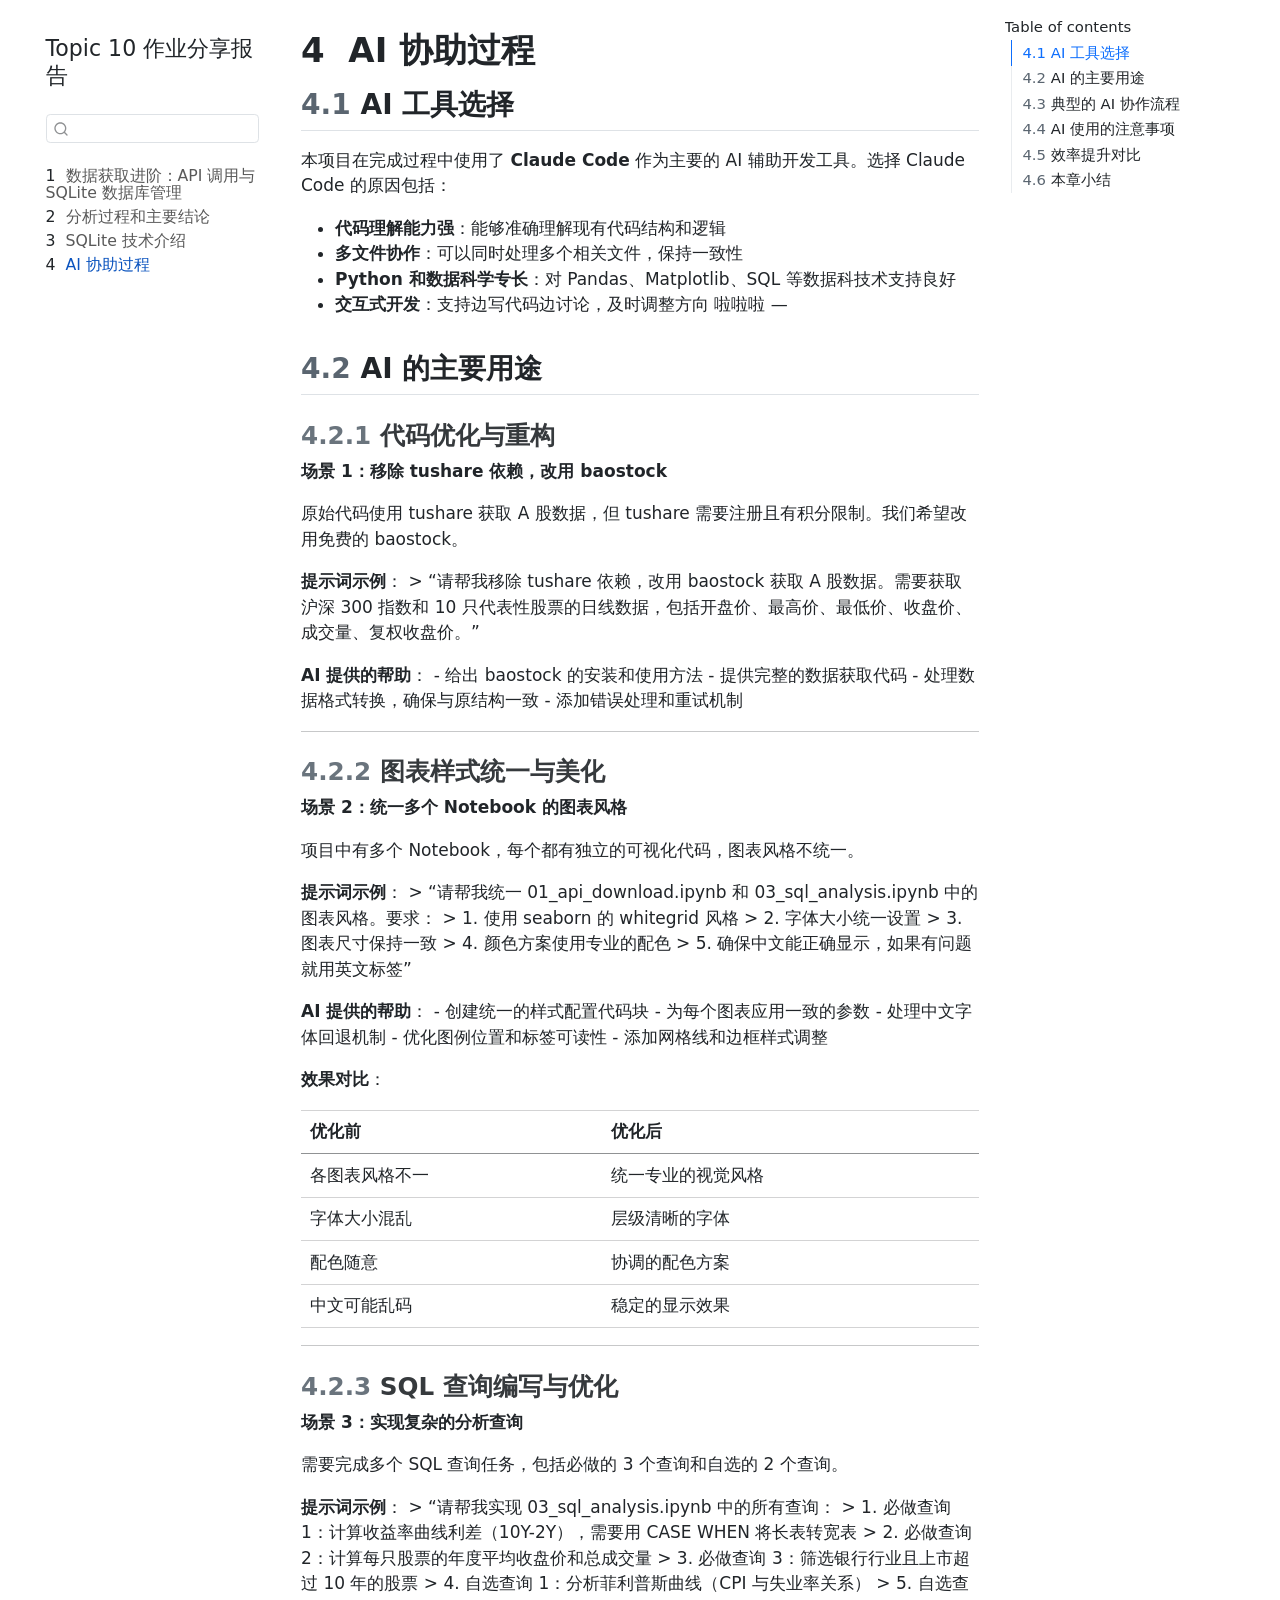
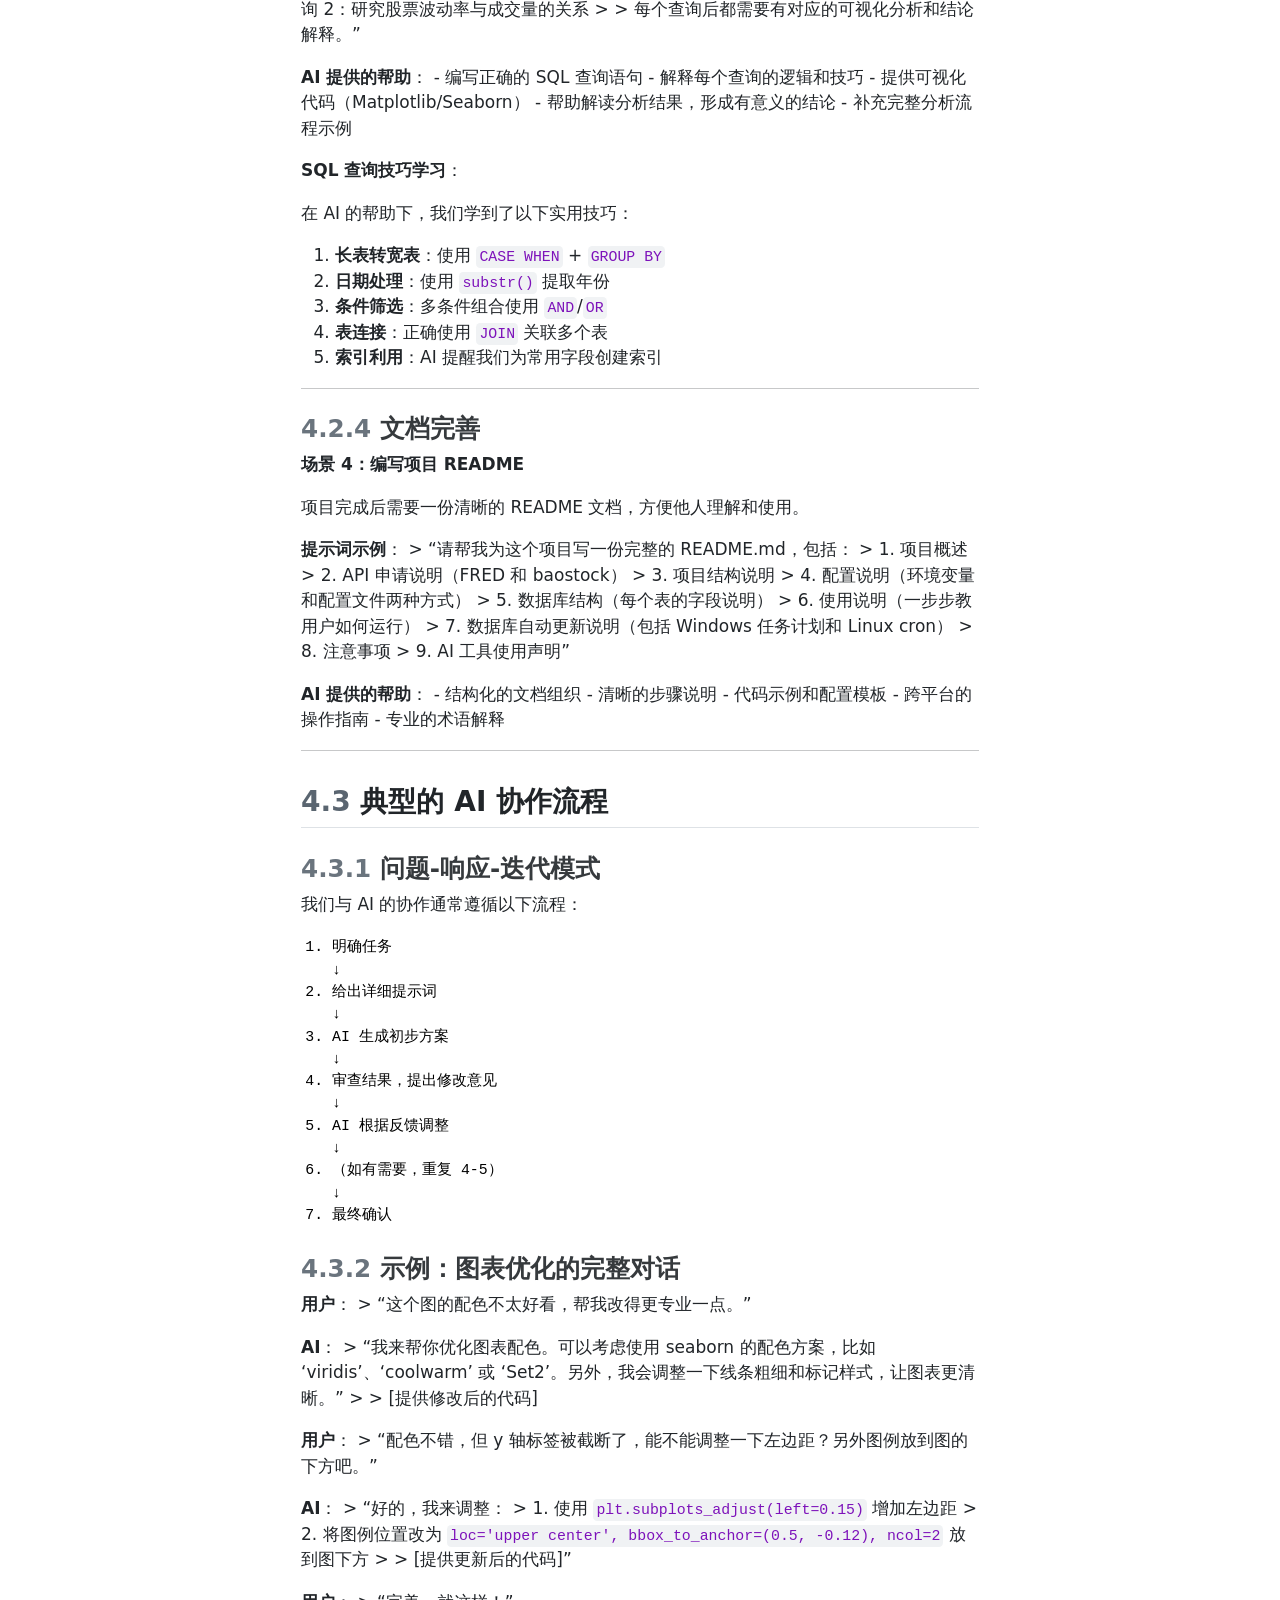
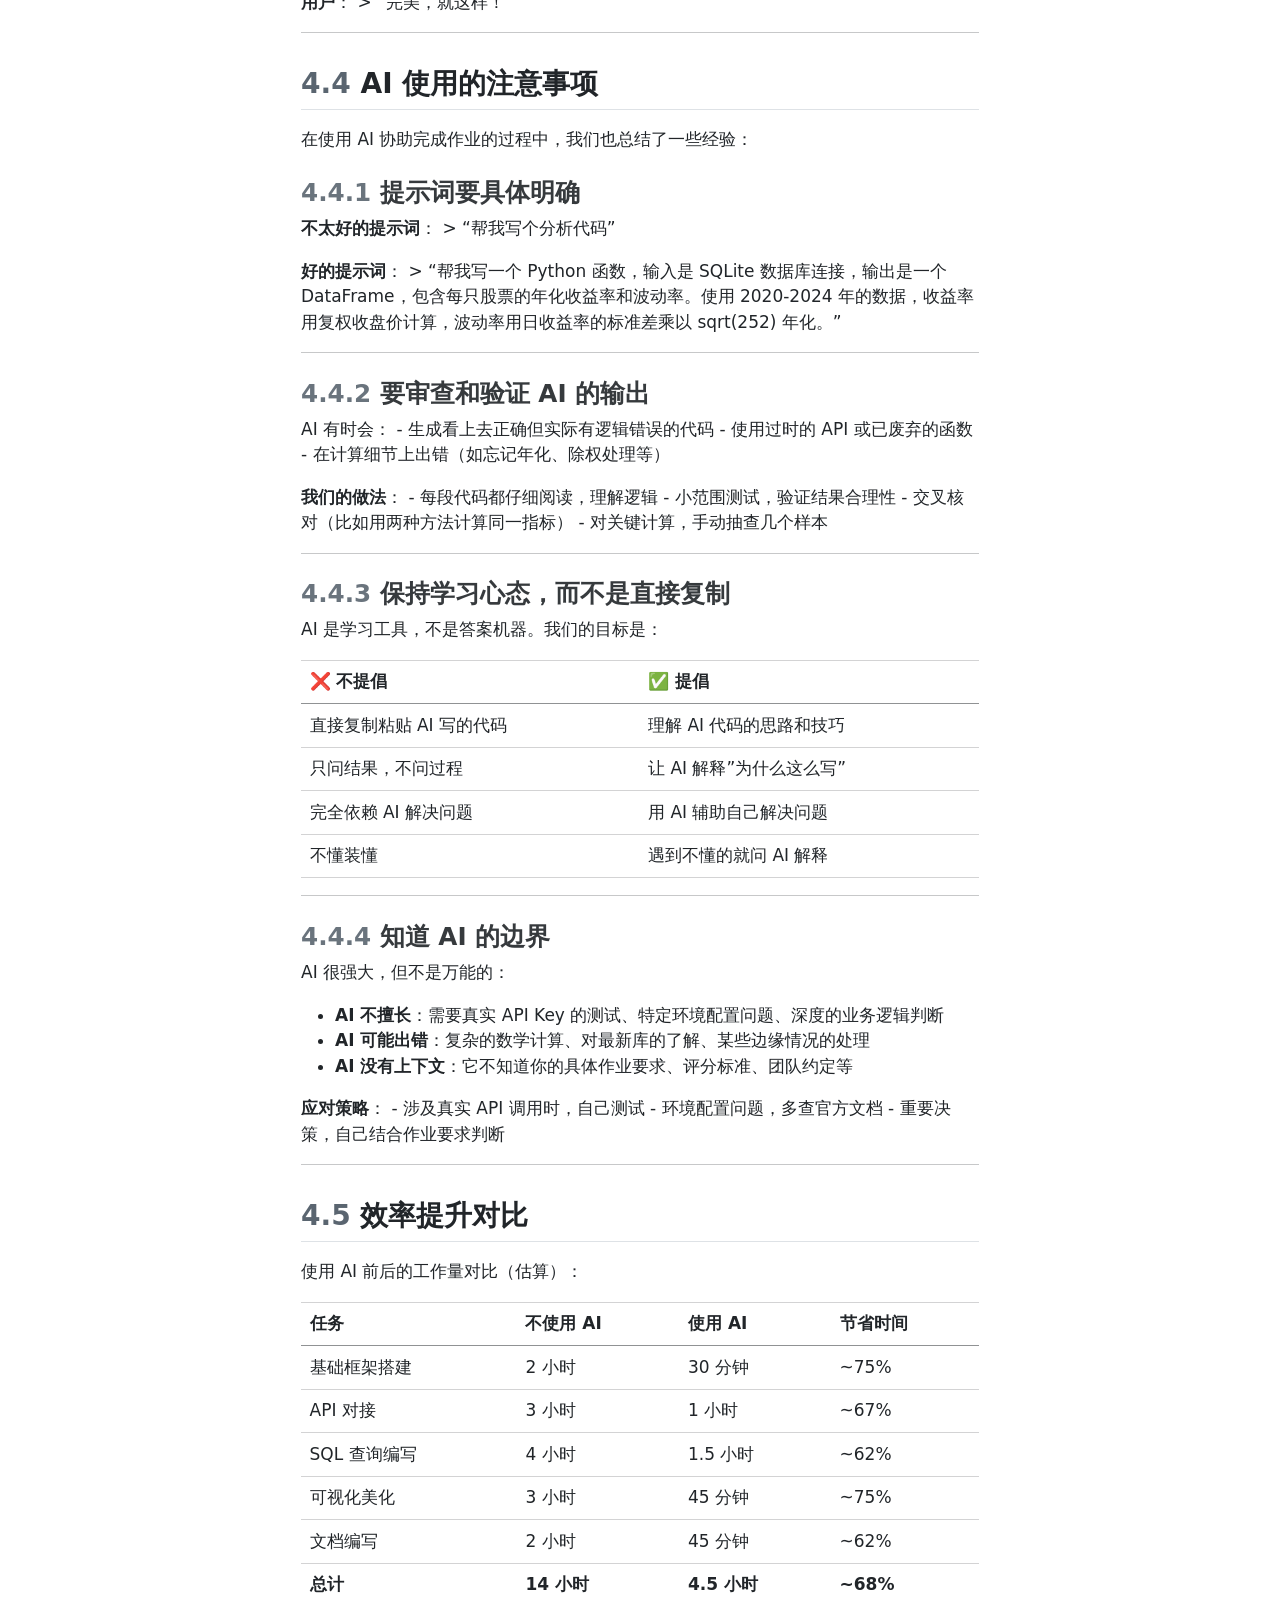
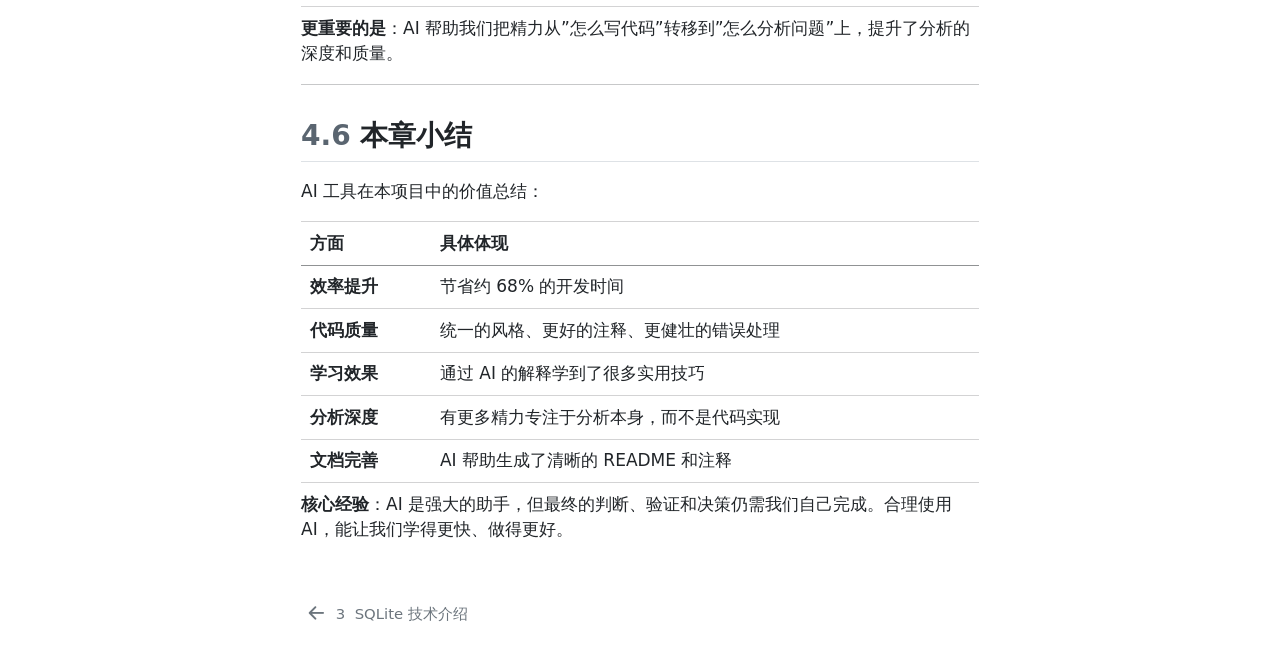
<file: docs/03-ai-assistance.html>
<!DOCTYPE html>
<html xmlns="http://www.w3.org/1999/xhtml" lang="en" xml:lang="en"><head>

<meta charset="utf-8">
<meta name="generator" content="quarto-1.9.36">

<meta name="viewport" content="width=device-width, initial-scale=1.0, user-scalable=yes">


<title>4&nbsp; AI 协助过程 – Topic 10 作业分享报告</title>
<style>
/* Default styles provided by pandoc.
** See https://pandoc.org/MANUAL.html#variables-for-html for config info.
*/
code{white-space: pre-wrap;}
span.smallcaps{font-variant: small-caps;}
div.columns{display: flex; gap: min(4vw, 1.5em);}
div.column{flex: auto; overflow-x: auto;}
div.hanging-indent{margin-left: 1.5em; text-indent: -1.5em;}
ul.task-list{list-style: none;}
ul.task-list li input[type="checkbox"] {
  width: 0.8em;
  margin: 0 0.8em 0.2em -1em; /* quarto-specific, see https://github.com/quarto-dev/quarto-cli/issues/4556 */ 
  vertical-align: middle;
}
</style>


<script src="site_libs/quarto-nav/quarto-nav.js"></script>
<script src="site_libs/quarto-nav/headroom.min.js"></script>
<script src="site_libs/clipboard/clipboard.min.js"></script>
<script src="site_libs/quarto-search/autocomplete.umd.js"></script>
<script src="site_libs/quarto-search/fuse.min.js"></script>
<script src="site_libs/quarto-search/quarto-search.js"></script>
<meta name="quarto:offset" content="./">
<link href="./02-sqlite.html" rel="prev">
<script src="site_libs/quarto-html/quarto.js" type="module"></script>
<script src="site_libs/quarto-html/tabsets/tabsets.js" type="module"></script>
<script src="site_libs/quarto-html/popper.min.js"></script>
<script src="site_libs/quarto-html/tippy.umd.min.js"></script>
<script src="site_libs/quarto-html/anchor.min.js"></script>
<link href="site_libs/quarto-html/tippy.css" rel="stylesheet">
<link href="site_libs/quarto-html/quarto-syntax-highlighting-e7a83a4f0c59da215cb2a34589e82e44.css" rel="stylesheet" id="quarto-text-highlighting-styles">
<script src="site_libs/bootstrap/bootstrap.min.js"></script>
<link href="site_libs/bootstrap/bootstrap-icons.css" rel="stylesheet">
<link href="site_libs/bootstrap/bootstrap-daabd5466c133e46abf9766f4c391b09.min.css" rel="stylesheet" append-hash="true" id="quarto-bootstrap" data-mode="light">
<script id="quarto-search-options" type="application/json">{
  "location": "sidebar",
  "copy-button": false,
  "collapse-after": 3,
  "panel-placement": "start",
  "type": "textbox",
  "limit": 50,
  "keyboard-shortcut": [
    "f",
    "/",
    "s"
  ],
  "show-item-context": false,
  "language": {
    "search-no-results-text": "No results",
    "search-matching-documents-text": "matching documents",
    "search-copy-link-title": "Copy link to search",
    "search-hide-matches-text": "Hide additional matches",
    "search-more-match-text": "more match in this document",
    "search-more-matches-text": "more matches in this document",
    "search-clear-button-title": "Clear",
    "search-text-placeholder": "",
    "search-detached-cancel-button-title": "Cancel",
    "search-submit-button-title": "Submit",
    "search-label": "Search"
  }
}</script>


</head>

<body class="nav-sidebar floating quarto-light">

<div id="quarto-search-results"></div>
  <header id="quarto-header" class="headroom fixed-top">
  <nav class="quarto-secondary-nav">
    <div class="container-fluid d-flex">
      <button type="button" class="quarto-btn-toggle btn" data-bs-toggle="collapse" role="button" data-bs-target=".quarto-sidebar-collapse-item" aria-controls="quarto-sidebar" aria-expanded="false" aria-label="Toggle sidebar navigation" onclick="if (window.quartoToggleHeadroom) { window.quartoToggleHeadroom(); }">
        <i class="bi bi-layout-text-sidebar-reverse"></i>
      </button>
        <nav class="quarto-page-breadcrumbs" aria-label="breadcrumb"><ol class="breadcrumb"><li class="breadcrumb-item"><a href="./03-ai-assistance.html"><span class="chapter-number">4</span>&nbsp; <span class="chapter-title">AI 协助过程</span></a></li></ol></nav>
        <a class="flex-grow-1" role="navigation" data-bs-toggle="collapse" data-bs-target=".quarto-sidebar-collapse-item" aria-controls="quarto-sidebar" aria-expanded="false" aria-label="Toggle sidebar navigation" onclick="if (window.quartoToggleHeadroom) { window.quartoToggleHeadroom(); }">      
        </a>
      <button type="button" class="btn quarto-search-button" aria-label="Search" onclick="window.quartoOpenSearch();">
        <i class="bi bi-search"></i>
      </button>
    </div>
  </nav>
</header>
<!-- content -->
<div id="quarto-content" class="quarto-container page-columns page-rows-contents page-layout-article">
<!-- sidebar -->
  <nav id="quarto-sidebar" class="sidebar collapse collapse-horizontal quarto-sidebar-collapse-item sidebar-navigation floating overflow-auto">
    <div class="pt-lg-2 mt-2 text-left sidebar-header">
    <div class="sidebar-title mb-0 py-0">
      <a href="./">Topic 10 作业分享报告</a> 
    </div>
      </div>
        <div class="mt-2 flex-shrink-0 align-items-center">
        <div class="sidebar-search">
        <div id="quarto-search" class="" title="Search"></div>
        </div>
        </div>
    <div class="sidebar-menu-container"> 
    <ul class="list-unstyled mt-1">
        <li class="sidebar-item">
  <div class="sidebar-item-container"> 
  <a href="./index.html" class="sidebar-item-text sidebar-link">
 <span class="menu-text"><span class="chapter-number">1</span>&nbsp; <span class="chapter-title">数据获取进阶：API 调用与 SQLite 数据库管理</span></span></a>
  </div>
</li>
        <li class="sidebar-item">
  <div class="sidebar-item-container"> 
  <a href="./01-analysis.html" class="sidebar-item-text sidebar-link">
 <span class="menu-text"><span class="chapter-number">2</span>&nbsp; <span class="chapter-title">分析过程和主要结论</span></span></a>
  </div>
</li>
        <li class="sidebar-item">
  <div class="sidebar-item-container"> 
  <a href="./02-sqlite.html" class="sidebar-item-text sidebar-link">
 <span class="menu-text"><span class="chapter-number">3</span>&nbsp; <span class="chapter-title">SQLite 技术介绍</span></span></a>
  </div>
</li>
        <li class="sidebar-item">
  <div class="sidebar-item-container"> 
  <a href="./03-ai-assistance.html" class="sidebar-item-text sidebar-link active">
 <span class="menu-text"><span class="chapter-number">4</span>&nbsp; <span class="chapter-title">AI 协助过程</span></span></a>
  </div>
</li>
    </ul>
    </div>
</nav>
<div id="quarto-sidebar-glass" class="quarto-sidebar-collapse-item" data-bs-toggle="collapse" data-bs-target=".quarto-sidebar-collapse-item"></div>
<!-- margin-sidebar -->
    <div id="quarto-margin-sidebar" class="sidebar margin-sidebar">
        <nav id="TOC" role="doc-toc" class="toc-active">
    <h2 id="toc-title">Table of contents</h2>
   
  <ul>
  <li><a href="#ai-工具选择" id="toc-ai-工具选择" class="nav-link active" data-scroll-target="#ai-工具选择"><span class="header-section-number">4.1</span> AI 工具选择</a></li>
  <li><a href="#ai-的主要用途" id="toc-ai-的主要用途" class="nav-link" data-scroll-target="#ai-的主要用途"><span class="header-section-number">4.2</span> AI 的主要用途</a>
  <ul class="collapse">
  <li><a href="#代码优化与重构" id="toc-代码优化与重构" class="nav-link" data-scroll-target="#代码优化与重构"><span class="header-section-number">4.2.1</span> 代码优化与重构</a></li>
  <li><a href="#图表样式统一与美化" id="toc-图表样式统一与美化" class="nav-link" data-scroll-target="#图表样式统一与美化"><span class="header-section-number">4.2.2</span> 图表样式统一与美化</a></li>
  <li><a href="#sql-查询编写与优化" id="toc-sql-查询编写与优化" class="nav-link" data-scroll-target="#sql-查询编写与优化"><span class="header-section-number">4.2.3</span> SQL 查询编写与优化</a></li>
  <li><a href="#文档完善" id="toc-文档完善" class="nav-link" data-scroll-target="#文档完善"><span class="header-section-number">4.2.4</span> 文档完善</a></li>
  </ul></li>
  <li><a href="#典型的-ai-协作流程" id="toc-典型的-ai-协作流程" class="nav-link" data-scroll-target="#典型的-ai-协作流程"><span class="header-section-number">4.3</span> 典型的 AI 协作流程</a>
  <ul class="collapse">
  <li><a href="#问题-响应-迭代模式" id="toc-问题-响应-迭代模式" class="nav-link" data-scroll-target="#问题-响应-迭代模式"><span class="header-section-number">4.3.1</span> 问题-响应-迭代模式</a></li>
  <li><a href="#示例图表优化的完整对话" id="toc-示例图表优化的完整对话" class="nav-link" data-scroll-target="#示例图表优化的完整对话"><span class="header-section-number">4.3.2</span> 示例：图表优化的完整对话</a></li>
  </ul></li>
  <li><a href="#ai-使用的注意事项" id="toc-ai-使用的注意事项" class="nav-link" data-scroll-target="#ai-使用的注意事项"><span class="header-section-number">4.4</span> AI 使用的注意事项</a>
  <ul class="collapse">
  <li><a href="#提示词要具体明确" id="toc-提示词要具体明确" class="nav-link" data-scroll-target="#提示词要具体明确"><span class="header-section-number">4.4.1</span> 提示词要具体明确</a></li>
  <li><a href="#要审查和验证-ai-的输出" id="toc-要审查和验证-ai-的输出" class="nav-link" data-scroll-target="#要审查和验证-ai-的输出"><span class="header-section-number">4.4.2</span> 要审查和验证 AI 的输出</a></li>
  <li><a href="#保持学习心态而不是直接复制" id="toc-保持学习心态而不是直接复制" class="nav-link" data-scroll-target="#保持学习心态而不是直接复制"><span class="header-section-number">4.4.3</span> 保持学习心态，而不是直接复制</a></li>
  <li><a href="#知道-ai-的边界" id="toc-知道-ai-的边界" class="nav-link" data-scroll-target="#知道-ai-的边界"><span class="header-section-number">4.4.4</span> 知道 AI 的边界</a></li>
  </ul></li>
  <li><a href="#效率提升对比" id="toc-效率提升对比" class="nav-link" data-scroll-target="#效率提升对比"><span class="header-section-number">4.5</span> 效率提升对比</a></li>
  <li><a href="#本章小结" id="toc-本章小结" class="nav-link" data-scroll-target="#本章小结"><span class="header-section-number">4.6</span> 本章小结</a></li>
  </ul>
</nav>
    </div>
<!-- main -->
<main class="content" id="quarto-document-content">

<header id="title-block-header" class="quarto-title-block default">
<div class="quarto-title">
<h1 class="title"><span class="chapter-number">4</span>&nbsp; <span class="chapter-title">AI 协助过程</span></h1>
</div>



<div class="quarto-title-meta">

    
  
    
  </div>
  


</header>


<section id="ai-工具选择" class="level2" data-number="4.1">
<h2 data-number="4.1" class="anchored" data-anchor-id="ai-工具选择"><span class="header-section-number">4.1</span> AI 工具选择</h2>
<p>本项目在完成过程中使用了 <strong>Claude Code</strong> 作为主要的 AI 辅助开发工具。选择 Claude Code 的原因包括：</p>
<ul>
<li><strong>代码理解能力强</strong>：能够准确理解现有代码结构和逻辑</li>
<li><strong>多文件协作</strong>：可以同时处理多个相关文件，保持一致性</li>
<li><strong>Python 和数据科学专长</strong>：对 Pandas、Matplotlib、SQL 等数据科技术支持良好</li>
<li><strong>交互式开发</strong>：支持边写代码边讨论，及时调整方向 啦啦啦 —</li>
</ul>
</section>
<section id="ai-的主要用途" class="level2" data-number="4.2">
<h2 data-number="4.2" class="anchored" data-anchor-id="ai-的主要用途"><span class="header-section-number">4.2</span> AI 的主要用途</h2>
<section id="代码优化与重构" class="level3" data-number="4.2.1">
<h3 data-number="4.2.1" class="anchored" data-anchor-id="代码优化与重构"><span class="header-section-number">4.2.1</span> 代码优化与重构</h3>
<p><strong>场景 1：移除 tushare 依赖，改用 baostock</strong></p>
<p>原始代码使用 tushare 获取 A 股数据，但 tushare 需要注册且有积分限制。我们希望改用免费的 baostock。</p>
<p><strong>提示词示例</strong>： &gt; “请帮我移除 tushare 依赖，改用 baostock 获取 A 股数据。需要获取沪深 300 指数和 10 只代表性股票的日线数据，包括开盘价、最高价、最低价、收盘价、成交量、复权收盘价。”</p>
<p><strong>AI 提供的帮助</strong>： - 给出 baostock 的安装和使用方法 - 提供完整的数据获取代码 - 处理数据格式转换，确保与原结构一致 - 添加错误处理和重试机制</p>
<hr>
</section>
<section id="图表样式统一与美化" class="level3" data-number="4.2.2">
<h3 data-number="4.2.2" class="anchored" data-anchor-id="图表样式统一与美化"><span class="header-section-number">4.2.2</span> 图表样式统一与美化</h3>
<p><strong>场景 2：统一多个 Notebook 的图表风格</strong></p>
<p>项目中有多个 Notebook，每个都有独立的可视化代码，图表风格不统一。</p>
<p><strong>提示词示例</strong>： &gt; “请帮我统一 01_api_download.ipynb 和 03_sql_analysis.ipynb 中的图表风格。要求： &gt; 1. 使用 seaborn 的 whitegrid 风格 &gt; 2. 字体大小统一设置 &gt; 3. 图表尺寸保持一致 &gt; 4. 颜色方案使用专业的配色 &gt; 5. 确保中文能正确显示，如果有问题就用英文标签”</p>
<p><strong>AI 提供的帮助</strong>： - 创建统一的样式配置代码块 - 为每个图表应用一致的参数 - 处理中文字体回退机制 - 优化图例位置和标签可读性 - 添加网格线和边框样式调整</p>
<p><strong>效果对比</strong>：</p>
<table class="caption-top table">
<thead>
<tr class="header">
<th>优化前</th>
<th>优化后</th>
</tr>
</thead>
<tbody>
<tr class="odd">
<td>各图表风格不一</td>
<td>统一专业的视觉风格</td>
</tr>
<tr class="even">
<td>字体大小混乱</td>
<td>层级清晰的字体</td>
</tr>
<tr class="odd">
<td>配色随意</td>
<td>协调的配色方案</td>
</tr>
<tr class="even">
<td>中文可能乱码</td>
<td>稳定的显示效果</td>
</tr>
</tbody>
</table>
<hr>
</section>
<section id="sql-查询编写与优化" class="level3" data-number="4.2.3">
<h3 data-number="4.2.3" class="anchored" data-anchor-id="sql-查询编写与优化"><span class="header-section-number">4.2.3</span> SQL 查询编写与优化</h3>
<p><strong>场景 3：实现复杂的分析查询</strong></p>
<p>需要完成多个 SQL 查询任务，包括必做的 3 个查询和自选的 2 个查询。</p>
<p><strong>提示词示例</strong>： &gt; “请帮我实现 03_sql_analysis.ipynb 中的所有查询： &gt; 1. 必做查询 1：计算收益率曲线利差（10Y-2Y），需要用 CASE WHEN 将长表转宽表 &gt; 2. 必做查询 2：计算每只股票的年度平均收盘价和总成交量 &gt; 3. 必做查询 3：筛选银行行业且上市超过 10 年的股票 &gt; 4. 自选查询 1：分析菲利普斯曲线（CPI 与失业率关系） &gt; 5. 自选查询 2：研究股票波动率与成交量的关系 &gt; &gt; 每个查询后都需要有对应的可视化分析和结论解释。”</p>
<p><strong>AI 提供的帮助</strong>： - 编写正确的 SQL 查询语句 - 解释每个查询的逻辑和技巧 - 提供可视化代码（Matplotlib/Seaborn） - 帮助解读分析结果，形成有意义的结论 - 补充完整分析流程示例</p>
<p><strong>SQL 查询技巧学习</strong>：</p>
<p>在 AI 的帮助下，我们学到了以下实用技巧：</p>
<ol type="1">
<li><strong>长表转宽表</strong>：使用 <code>CASE WHEN</code> + <code>GROUP BY</code></li>
<li><strong>日期处理</strong>：使用 <code>substr()</code> 提取年份</li>
<li><strong>条件筛选</strong>：多条件组合使用 <code>AND</code>/<code>OR</code></li>
<li><strong>表连接</strong>：正确使用 <code>JOIN</code> 关联多个表</li>
<li><strong>索引利用</strong>：AI 提醒我们为常用字段创建索引</li>
</ol>
<hr>
</section>
<section id="文档完善" class="level3" data-number="4.2.4">
<h3 data-number="4.2.4" class="anchored" data-anchor-id="文档完善"><span class="header-section-number">4.2.4</span> 文档完善</h3>
<p><strong>场景 4：编写项目 README</strong></p>
<p>项目完成后需要一份清晰的 README 文档，方便他人理解和使用。</p>
<p><strong>提示词示例</strong>： &gt; “请帮我为这个项目写一份完整的 README.md，包括： &gt; 1. 项目概述 &gt; 2. API 申请说明（FRED 和 baostock） &gt; 3. 项目结构说明 &gt; 4. 配置说明（环境变量和配置文件两种方式） &gt; 5. 数据库结构（每个表的字段说明） &gt; 6. 使用说明（一步步教用户如何运行） &gt; 7. 数据库自动更新说明（包括 Windows 任务计划和 Linux cron） &gt; 8. 注意事项 &gt; 9. AI 工具使用声明”</p>
<p><strong>AI 提供的帮助</strong>： - 结构化的文档组织 - 清晰的步骤说明 - 代码示例和配置模板 - 跨平台的操作指南 - 专业的术语解释</p>
<hr>
</section>
</section>
<section id="典型的-ai-协作流程" class="level2" data-number="4.3">
<h2 data-number="4.3" class="anchored" data-anchor-id="典型的-ai-协作流程"><span class="header-section-number">4.3</span> 典型的 AI 协作流程</h2>
<section id="问题-响应-迭代模式" class="level3" data-number="4.3.1">
<h3 data-number="4.3.1" class="anchored" data-anchor-id="问题-响应-迭代模式"><span class="header-section-number">4.3.1</span> 问题-响应-迭代模式</h3>
<p>我们与 AI 的协作通常遵循以下流程：</p>
<pre><code>1. 明确任务
   ↓
2. 给出详细提示词
   ↓
3. AI 生成初步方案
   ↓
4. 审查结果，提出修改意见
   ↓
5. AI 根据反馈调整
   ↓
6. （如有需要，重复 4-5）
   ↓
7. 最终确认</code></pre>
</section>
<section id="示例图表优化的完整对话" class="level3" data-number="4.3.2">
<h3 data-number="4.3.2" class="anchored" data-anchor-id="示例图表优化的完整对话"><span class="header-section-number">4.3.2</span> 示例：图表优化的完整对话</h3>
<p><strong>用户</strong>： &gt; “这个图的配色不太好看，帮我改得更专业一点。”</p>
<p><strong>AI</strong>： &gt; “我来帮你优化图表配色。可以考虑使用 seaborn 的配色方案，比如 ‘viridis’、‘coolwarm’ 或 ‘Set2’。另外，我会调整一下线条粗细和标记样式，让图表更清晰。” &gt; &gt; [提供修改后的代码]</p>
<p><strong>用户</strong>： &gt; “配色不错，但 y 轴标签被截断了，能不能调整一下左边距？另外图例放到图的下方吧。”</p>
<p><strong>AI</strong>： &gt; “好的，我来调整： &gt; 1. 使用 <code>plt.subplots_adjust(left=0.15)</code> 增加左边距 &gt; 2. 将图例位置改为 <code>loc='upper center', bbox_to_anchor=(0.5, -0.12), ncol=2</code> 放到图下方 &gt; &gt; [提供更新后的代码]”</p>
<p><strong>用户</strong>： &gt; “完美，就这样！”</p>
<hr>
</section>
</section>
<section id="ai-使用的注意事项" class="level2" data-number="4.4">
<h2 data-number="4.4" class="anchored" data-anchor-id="ai-使用的注意事项"><span class="header-section-number">4.4</span> AI 使用的注意事项</h2>
<p>在使用 AI 协助完成作业的过程中，我们也总结了一些经验：</p>
<section id="提示词要具体明确" class="level3" data-number="4.4.1">
<h3 data-number="4.4.1" class="anchored" data-anchor-id="提示词要具体明确"><span class="header-section-number">4.4.1</span> 提示词要具体明确</h3>
<p><strong>不太好的提示词</strong>： &gt; “帮我写个分析代码”</p>
<p><strong>好的提示词</strong>： &gt; “帮我写一个 Python 函数，输入是 SQLite 数据库连接，输出是一个 DataFrame，包含每只股票的年化收益率和波动率。使用 2020-2024 年的数据，收益率用复权收盘价计算，波动率用日收益率的标准差乘以 sqrt(252) 年化。”</p>
<hr>
</section>
<section id="要审查和验证-ai-的输出" class="level3" data-number="4.4.2">
<h3 data-number="4.4.2" class="anchored" data-anchor-id="要审查和验证-ai-的输出"><span class="header-section-number">4.4.2</span> 要审查和验证 AI 的输出</h3>
<p>AI 有时会： - 生成看上去正确但实际有逻辑错误的代码 - 使用过时的 API 或已废弃的函数 - 在计算细节上出错（如忘记年化、除权处理等）</p>
<p><strong>我们的做法</strong>： - 每段代码都仔细阅读，理解逻辑 - 小范围测试，验证结果合理性 - 交叉核对（比如用两种方法计算同一指标） - 对关键计算，手动抽查几个样本</p>
<hr>
</section>
<section id="保持学习心态而不是直接复制" class="level3" data-number="4.4.3">
<h3 data-number="4.4.3" class="anchored" data-anchor-id="保持学习心态而不是直接复制"><span class="header-section-number">4.4.3</span> 保持学习心态，而不是直接复制</h3>
<p>AI 是学习工具，不是答案机器。我们的目标是：</p>
<table class="caption-top table">
<thead>
<tr class="header">
<th>❌ 不提倡</th>
<th>✅ 提倡</th>
</tr>
</thead>
<tbody>
<tr class="odd">
<td>直接复制粘贴 AI 写的代码</td>
<td>理解 AI 代码的思路和技巧</td>
</tr>
<tr class="even">
<td>只问结果，不问过程</td>
<td>让 AI 解释”为什么这么写”</td>
</tr>
<tr class="odd">
<td>完全依赖 AI 解决问题</td>
<td>用 AI 辅助自己解决问题</td>
</tr>
<tr class="even">
<td>不懂装懂</td>
<td>遇到不懂的就问 AI 解释</td>
</tr>
</tbody>
</table>
<hr>
</section>
<section id="知道-ai-的边界" class="level3" data-number="4.4.4">
<h3 data-number="4.4.4" class="anchored" data-anchor-id="知道-ai-的边界"><span class="header-section-number">4.4.4</span> 知道 AI 的边界</h3>
<p>AI 很强大，但不是万能的：</p>
<ul>
<li><strong>AI 不擅长</strong>：需要真实 API Key 的测试、特定环境配置问题、深度的业务逻辑判断</li>
<li><strong>AI 可能出错</strong>：复杂的数学计算、对最新库的了解、某些边缘情况的处理</li>
<li><strong>AI 没有上下文</strong>：它不知道你的具体作业要求、评分标准、团队约定等</li>
</ul>
<p><strong>应对策略</strong>： - 涉及真实 API 调用时，自己测试 - 环境配置问题，多查官方文档 - 重要决策，自己结合作业要求判断</p>
<hr>
</section>
</section>
<section id="效率提升对比" class="level2" data-number="4.5">
<h2 data-number="4.5" class="anchored" data-anchor-id="效率提升对比"><span class="header-section-number">4.5</span> 效率提升对比</h2>
<p>使用 AI 前后的工作量对比（估算）：</p>
<table class="caption-top table">
<thead>
<tr class="header">
<th>任务</th>
<th>不使用 AI</th>
<th>使用 AI</th>
<th>节省时间</th>
</tr>
</thead>
<tbody>
<tr class="odd">
<td>基础框架搭建</td>
<td>2 小时</td>
<td>30 分钟</td>
<td>~75%</td>
</tr>
<tr class="even">
<td>API 对接</td>
<td>3 小时</td>
<td>1 小时</td>
<td>~67%</td>
</tr>
<tr class="odd">
<td>SQL 查询编写</td>
<td>4 小时</td>
<td>1.5 小时</td>
<td>~62%</td>
</tr>
<tr class="even">
<td>可视化美化</td>
<td>3 小时</td>
<td>45 分钟</td>
<td>~75%</td>
</tr>
<tr class="odd">
<td>文档编写</td>
<td>2 小时</td>
<td>45 分钟</td>
<td>~62%</td>
</tr>
<tr class="even">
<td><strong>总计</strong></td>
<td><strong>14 小时</strong></td>
<td><strong>4.5 小时</strong></td>
<td><strong>~68%</strong></td>
</tr>
</tbody>
</table>
<p><strong>更重要的是</strong>：AI 帮助我们把精力从”怎么写代码”转移到”怎么分析问题”上，提升了分析的深度和质量。</p>
<hr>
</section>
<section id="本章小结" class="level2" data-number="4.6">
<h2 data-number="4.6" class="anchored" data-anchor-id="本章小结"><span class="header-section-number">4.6</span> 本章小结</h2>
<p>AI 工具在本项目中的价值总结：</p>
<table class="caption-top table">
<thead>
<tr class="header">
<th>方面</th>
<th>具体体现</th>
</tr>
</thead>
<tbody>
<tr class="odd">
<td><strong>效率提升</strong></td>
<td>节省约 68% 的开发时间</td>
</tr>
<tr class="even">
<td><strong>代码质量</strong></td>
<td>统一的风格、更好的注释、更健壮的错误处理</td>
</tr>
<tr class="odd">
<td><strong>学习效果</strong></td>
<td>通过 AI 的解释学到了很多实用技巧</td>
</tr>
<tr class="even">
<td><strong>分析深度</strong></td>
<td>有更多精力专注于分析本身，而不是代码实现</td>
</tr>
<tr class="odd">
<td><strong>文档完善</strong></td>
<td>AI 帮助生成了清晰的 README 和注释</td>
</tr>
</tbody>
</table>
<p><strong>核心经验</strong>：AI 是强大的助手，但最终的判断、验证和决策仍需我们自己完成。合理使用 AI，能让我们学得更快、做得更好。</p>


</section>

</main> <!-- /main -->
<script id="quarto-html-after-body" type="application/javascript">
  window.document.addEventListener("DOMContentLoaded", function (event) {
    const icon = "";
    const anchorJS = new window.AnchorJS();
    anchorJS.options = {
      placement: 'right',
      icon: icon
    };
    anchorJS.add('.anchored');
    const isCodeAnnotation = (el) => {
      for (const clz of el.classList) {
        if (clz.startsWith('code-annotation-')) {                     
          return true;
        }
      }
      return false;
    }
    const onCopySuccess = function(e) {
      // button target
      const button = e.trigger;
      // don't keep focus
      button.blur();
      // flash "checked"
      button.classList.add('code-copy-button-checked');
      var currentTitle = button.getAttribute("title");
      button.setAttribute("title", "Copied!");
      let tooltip;
      if (window.bootstrap) {
        button.setAttribute("data-bs-toggle", "tooltip");
        button.setAttribute("data-bs-placement", "left");
        button.setAttribute("data-bs-title", "Copied!");
        tooltip = new bootstrap.Tooltip(button, 
          { trigger: "manual", 
            customClass: "code-copy-button-tooltip",
            offset: [0, -8]});
        tooltip.show();    
      }
      setTimeout(function() {
        if (tooltip) {
          tooltip.hide();
          button.removeAttribute("data-bs-title");
          button.removeAttribute("data-bs-toggle");
          button.removeAttribute("data-bs-placement");
        }
        button.setAttribute("title", currentTitle);
        button.classList.remove('code-copy-button-checked');
      }, 1000);
      // clear code selection
      e.clearSelection();
    }
    const getTextToCopy = function(trigger) {
      const outerScaffold = trigger.parentElement.cloneNode(true);
      const codeEl = outerScaffold.querySelector('code');
      for (const childEl of codeEl.children) {
        if (isCodeAnnotation(childEl)) {
          childEl.remove();
        }
      }
      return codeEl.innerText;
    }
    const clipboard = new window.ClipboardJS('.code-copy-button:not([data-in-quarto-modal])', {
      text: getTextToCopy
    });
    clipboard.on('success', onCopySuccess);
    if (window.document.getElementById('quarto-embedded-source-code-modal')) {
      const clipboardModal = new window.ClipboardJS('.code-copy-button[data-in-quarto-modal]', {
        text: getTextToCopy,
        container: window.document.getElementById('quarto-embedded-source-code-modal')
      });
      clipboardModal.on('success', onCopySuccess);
    }
      var localhostRegex = new RegExp(/^(?:http|https):\/\/localhost\:?[0-9]*\//);
      var mailtoRegex = new RegExp(/^mailto:/);
        var filterRegex = new RegExp('/' + window.location.host + '/');
      var isInternal = (href) => {
          return filterRegex.test(href) || localhostRegex.test(href) || mailtoRegex.test(href);
      }
      // Inspect non-navigation links and adorn them if external
     var links = window.document.querySelectorAll('a[href]:not(.nav-link):not(.navbar-brand):not(.toc-action):not(.sidebar-link):not(.sidebar-item-toggle):not(.pagination-link):not(.no-external):not([aria-hidden]):not(.dropdown-item):not(.quarto-navigation-tool):not(.about-link)');
      for (var i=0; i<links.length; i++) {
        const link = links[i];
        if (!isInternal(link.href)) {
          // undo the damage that might have been done by quarto-nav.js in the case of
          // links that we want to consider external
          if (link.dataset.originalHref !== undefined) {
            link.href = link.dataset.originalHref;
          }
        }
      }
    function tippyHover(el, contentFn, onTriggerFn, onUntriggerFn) {
      const config = {
        allowHTML: true,
        maxWidth: 500,
        delay: 100,
        arrow: false,
        appendTo: function(el) {
            return el.parentElement;
        },
        interactive: true,
        interactiveBorder: 10,
        theme: 'quarto',
        placement: 'bottom-start',
      };
      if (contentFn) {
        config.content = contentFn;
      }
      if (onTriggerFn) {
        config.onTrigger = onTriggerFn;
      }
      if (onUntriggerFn) {
        config.onUntrigger = onUntriggerFn;
      }
      window.tippy(el, config); 
    }
    const noterefs = window.document.querySelectorAll('a[role="doc-noteref"]');
    for (var i=0; i<noterefs.length; i++) {
      const ref = noterefs[i];
      tippyHover(ref, function() {
        // use id or data attribute instead here
        let href = ref.getAttribute('data-footnote-href') || ref.getAttribute('href');
        try { href = new URL(href).hash; } catch {}
        const id = href.replace(/^#\/?/, "");
        const note = window.document.getElementById(id);
        if (note) {
          return note.innerHTML;
        } else {
          return "";
        }
      });
    }
    const xrefs = window.document.querySelectorAll('a.quarto-xref');
    const processXRef = (id, note) => {
      // Strip column container classes
      const stripColumnClz = (el) => {
        el.classList.remove("page-full", "page-columns");
        if (el.children) {
          for (const child of el.children) {
            stripColumnClz(child);
          }
        }
      }
      stripColumnClz(note)
      if (id === null || id.startsWith('sec-')) {
        // Special case sections, only their first couple elements
        const container = document.createElement("div");
        if (note.children && note.children.length > 2) {
          container.appendChild(note.children[0].cloneNode(true));
          for (let i = 1; i < note.children.length; i++) {
            const child = note.children[i];
            if (child.tagName === "P" && child.innerText === "") {
              continue;
            } else {
              container.appendChild(child.cloneNode(true));
              break;
            }
          }
          if (window.Quarto?.typesetMath) {
            window.Quarto.typesetMath(container);
          }
          return container.innerHTML
        } else {
          if (window.Quarto?.typesetMath) {
            window.Quarto.typesetMath(note);
          }
          return note.innerHTML;
        }
      } else {
        // Remove any anchor links if they are present
        const anchorLink = note.querySelector('a.anchorjs-link');
        if (anchorLink) {
          anchorLink.remove();
        }
        if (window.Quarto?.typesetMath) {
          window.Quarto.typesetMath(note);
        }
        if (note.classList.contains("callout")) {
          return note.outerHTML;
        } else {
          return note.innerHTML;
        }
      }
    }
    for (var i=0; i<xrefs.length; i++) {
      const xref = xrefs[i];
      tippyHover(xref, undefined, function(instance) {
        instance.disable();
        let url = xref.getAttribute('href');
        let hash = undefined; 
        if (url.startsWith('#')) {
          hash = url;
        } else {
          try { hash = new URL(url).hash; } catch {}
        }
        if (hash) {
          const id = hash.replace(/^#\/?/, "");
          const note = window.document.getElementById(id);
          if (note !== null) {
            try {
              const html = processXRef(id, note.cloneNode(true));
              instance.setContent(html);
            } finally {
              instance.enable();
              instance.show();
            }
          } else {
            // See if we can fetch this
            fetch(url.split('#')[0])
            .then(res => res.text())
            .then(html => {
              const parser = new DOMParser();
              const htmlDoc = parser.parseFromString(html, "text/html");
              const note = htmlDoc.getElementById(id);
              if (note !== null) {
                const html = processXRef(id, note);
                instance.setContent(html);
              } 
            }).finally(() => {
              instance.enable();
              instance.show();
            });
          }
        } else {
          // See if we can fetch a full url (with no hash to target)
          // This is a special case and we should probably do some content thinning / targeting
          fetch(url)
          .then(res => res.text())
          .then(html => {
            const parser = new DOMParser();
            const htmlDoc = parser.parseFromString(html, "text/html");
            const note = htmlDoc.querySelector('main.content');
            if (note !== null) {
              // This should only happen for chapter cross references
              // (since there is no id in the URL)
              // remove the first header
              if (note.children.length > 0 && note.children[0].tagName === "HEADER") {
                note.children[0].remove();
              }
              const html = processXRef(null, note);
              instance.setContent(html);
            } 
          }).finally(() => {
            instance.enable();
            instance.show();
          });
        }
      }, function(instance) {
      });
    }
        let selectedAnnoteEl;
        const selectorForAnnotation = ( cell, annotation) => {
          let cellAttr = 'data-code-cell="' + cell + '"';
          let lineAttr = 'data-code-annotation="' +  annotation + '"';
          const selector = 'span[' + cellAttr + '][' + lineAttr + ']';
          return selector;
        }
        const selectCodeLines = (annoteEl) => {
          const doc = window.document;
          const targetCell = annoteEl.getAttribute("data-target-cell");
          const targetAnnotation = annoteEl.getAttribute("data-target-annotation");
          const annoteSpan = window.document.querySelector(selectorForAnnotation(targetCell, targetAnnotation));
          const lines = annoteSpan.getAttribute("data-code-lines").split(",");
          const lineIds = lines.map((line) => {
            return targetCell + "-" + line;
          })
          let top = null;
          let height = null;
          let parent = null;
          if (lineIds.length > 0) {
              //compute the position of the single el (top and bottom and make a div)
              const el = window.document.getElementById(lineIds[0]);
              top = el.offsetTop;
              height = el.offsetHeight;
              parent = el.parentElement.parentElement;
            if (lineIds.length > 1) {
              const lastEl = window.document.getElementById(lineIds[lineIds.length - 1]);
              const bottom = lastEl.offsetTop + lastEl.offsetHeight;
              height = bottom - top;
            }
            if (top !== null && height !== null && parent !== null) {
              // cook up a div (if necessary) and position it 
              let div = window.document.getElementById("code-annotation-line-highlight");
              if (div === null) {
                div = window.document.createElement("div");
                div.setAttribute("id", "code-annotation-line-highlight");
                div.style.position = 'absolute';
                parent.appendChild(div);
              }
              div.style.top = top - 2 + "px";
              div.style.height = height + 4 + "px";
              div.style.left = 0;
              let gutterDiv = window.document.getElementById("code-annotation-line-highlight-gutter");
              if (gutterDiv === null) {
                gutterDiv = window.document.createElement("div");
                gutterDiv.setAttribute("id", "code-annotation-line-highlight-gutter");
                gutterDiv.style.position = 'absolute';
                const codeCell = window.document.getElementById(targetCell);
                const gutter = codeCell.querySelector('.code-annotation-gutter');
                gutter.appendChild(gutterDiv);
              }
              gutterDiv.style.top = top - 2 + "px";
              gutterDiv.style.height = height + 4 + "px";
            }
            selectedAnnoteEl = annoteEl;
          }
        };
        const unselectCodeLines = () => {
          const elementsIds = ["code-annotation-line-highlight", "code-annotation-line-highlight-gutter"];
          elementsIds.forEach((elId) => {
            const div = window.document.getElementById(elId);
            if (div) {
              div.remove();
            }
          });
          selectedAnnoteEl = undefined;
        };
          // Handle positioning of the toggle
      window.addEventListener(
        "resize",
        throttle(() => {
          elRect = undefined;
          if (selectedAnnoteEl) {
            selectCodeLines(selectedAnnoteEl);
          }
        }, 10)
      );
      function throttle(fn, ms) {
      let throttle = false;
      let timer;
        return (...args) => {
          if(!throttle) { // first call gets through
              fn.apply(this, args);
              throttle = true;
          } else { // all the others get throttled
              if(timer) clearTimeout(timer); // cancel #2
              timer = setTimeout(() => {
                fn.apply(this, args);
                timer = throttle = false;
              }, ms);
          }
        };
      }
        // Attach click handler to the DT
        const annoteDls = window.document.querySelectorAll('dt[data-target-cell]');
        for (const annoteDlNode of annoteDls) {
          annoteDlNode.addEventListener('click', (event) => {
            const clickedEl = event.target;
            if (clickedEl !== selectedAnnoteEl) {
              unselectCodeLines();
              const activeEl = window.document.querySelector('dt[data-target-cell].code-annotation-active');
              if (activeEl) {
                activeEl.classList.remove('code-annotation-active');
              }
              selectCodeLines(clickedEl);
              clickedEl.classList.add('code-annotation-active');
            } else {
              // Unselect the line
              unselectCodeLines();
              clickedEl.classList.remove('code-annotation-active');
            }
          });
        }
    const findCites = (el) => {
      const parentEl = el.parentElement;
      if (parentEl) {
        const cites = parentEl.dataset.cites;
        if (cites) {
          return {
            el,
            cites: cites.split(' ')
          };
        } else {
          return findCites(el.parentElement)
        }
      } else {
        return undefined;
      }
    };
    var bibliorefs = window.document.querySelectorAll('a[role="doc-biblioref"]');
    for (var i=0; i<bibliorefs.length; i++) {
      const ref = bibliorefs[i];
      const citeInfo = findCites(ref);
      if (citeInfo) {
        tippyHover(citeInfo.el, function() {
          var popup = window.document.createElement('div');
          citeInfo.cites.forEach(function(cite) {
            var citeDiv = window.document.createElement('div');
            citeDiv.classList.add('hanging-indent');
            citeDiv.classList.add('csl-entry');
            var biblioDiv = window.document.getElementById('ref-' + cite);
            if (biblioDiv) {
              citeDiv.innerHTML = biblioDiv.innerHTML;
            }
            popup.appendChild(citeDiv);
          });
          return popup.innerHTML;
        });
      }
    }
  });
  </script>
<nav class="page-navigation">
  <div class="nav-page nav-page-previous">
      <a href="./02-sqlite.html" class="pagination-link" aria-label="SQLite 技术介绍">
        <i class="bi bi-arrow-left-short"></i> <span class="nav-page-text"><span class="chapter-number">3</span>&nbsp; <span class="chapter-title">SQLite 技术介绍</span></span>
      </a>          
  </div>
  <div class="nav-page nav-page-next">
  </div>
</nav>
</div> <!-- /content -->




</body></html>
</file>
<file: docs/site_libs/quarto-html/tippy.css>
.tippy-box[data-animation=fade][data-state=hidden]{opacity:0}[data-tippy-root]{max-width:calc(100vw - 10px)}.tippy-box{position:relative;background-color:#333;color:#fff;border-radius:4px;font-size:14px;line-height:1.4;white-space:normal;outline:0;transition-property:transform,visibility,opacity}.tippy-box[data-placement^=top]>.tippy-arrow{bottom:0}.tippy-box[data-placement^=top]>.tippy-arrow:before{bottom:-7px;left:0;border-width:8px 8px 0;border-top-color:initial;transform-origin:center top}.tippy-box[data-placement^=bottom]>.tippy-arrow{top:0}.tippy-box[data-placement^=bottom]>.tippy-arrow:before{top:-7px;left:0;border-width:0 8px 8px;border-bottom-color:initial;transform-origin:center bottom}.tippy-box[data-placement^=left]>.tippy-arrow{right:0}.tippy-box[data-placement^=left]>.tippy-arrow:before{border-width:8px 0 8px 8px;border-left-color:initial;right:-7px;transform-origin:center left}.tippy-box[data-placement^=right]>.tippy-arrow{left:0}.tippy-box[data-placement^=right]>.tippy-arrow:before{left:-7px;border-width:8px 8px 8px 0;border-right-color:initial;transform-origin:center right}.tippy-box[data-inertia][data-state=visible]{transition-timing-function:cubic-bezier(.54,1.5,.38,1.11)}.tippy-arrow{width:16px;height:16px;color:#333}.tippy-arrow:before{content:"";position:absolute;border-color:transparent;border-style:solid}.tippy-content{position:relative;padding:5px 9px;z-index:1}
</file>
<file: docs/site_libs/quarto-html/quarto-syntax-highlighting-e7a83a4f0c59da215cb2a34589e82e44.css>
/* quarto syntax highlight colors */
/* other quarto variables */
:root {
  --quarto-font-monospace: SFMono-Regular, Menlo, Monaco, Consolas, "Liberation Mono", "Courier New", monospace;
}

/* syntax highlight based on Pandoc's rules */
.prevent-inlining {
  content: "</";
}

/*# sourceMappingURL=5bb5690718b5dee023c880f72374c5cf.css.map */
</file>
